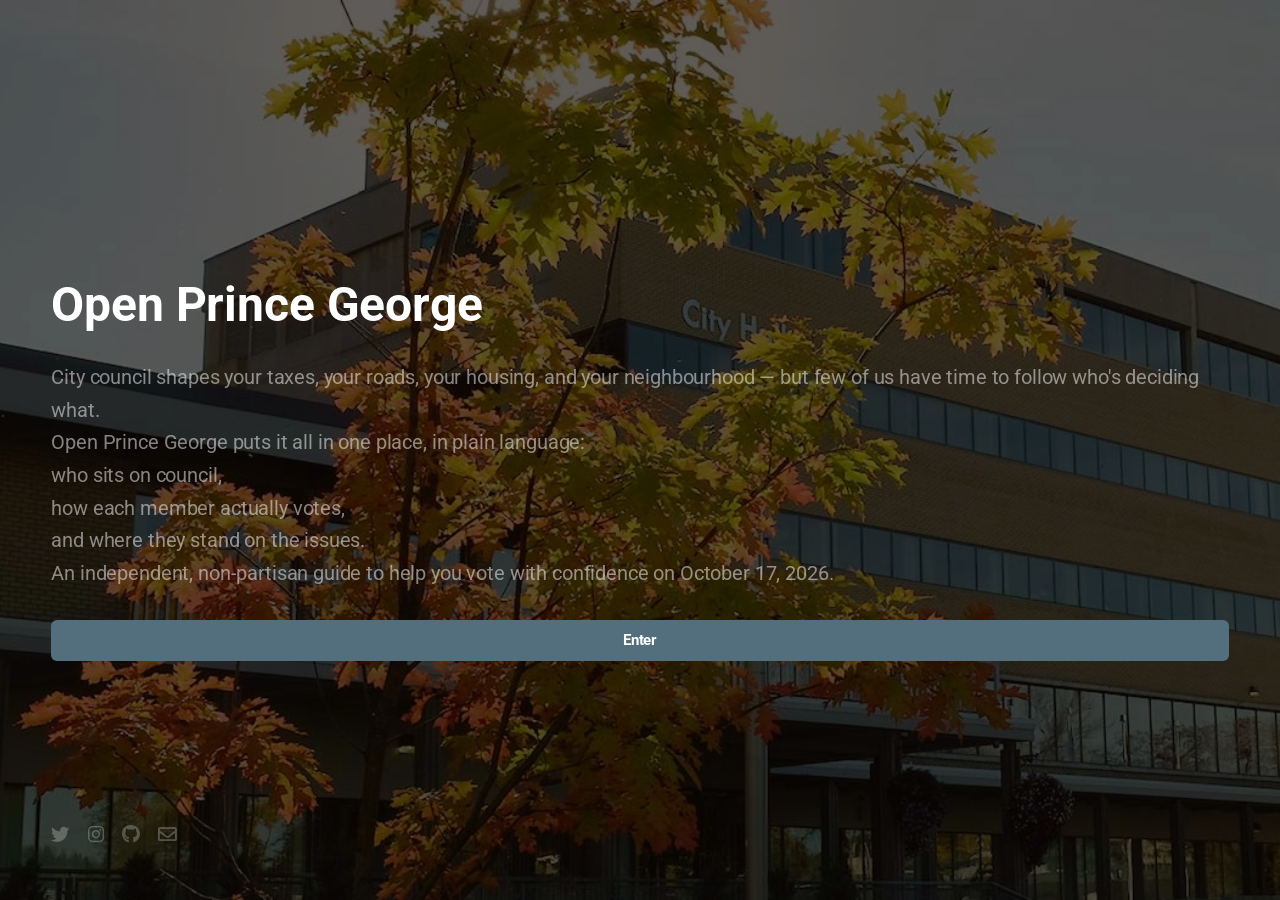
<file: index.html>
<!DOCTYPE HTML>
<html lang="en">
	<head>
		<meta charset="utf-8" />
		<title>Open Prince George</title>
		<meta http-equiv="refresh" content="0; url=home/index.html" />
		<link rel="canonical" href="home/index.html" />
		<script>window.location.replace("home/index.html");</script>
	</head>
	<body>
		<p>Redirecting to <a href="home/index.html">Open Prince George</a>&hellip;</p>
	</body>
</html>
</file>
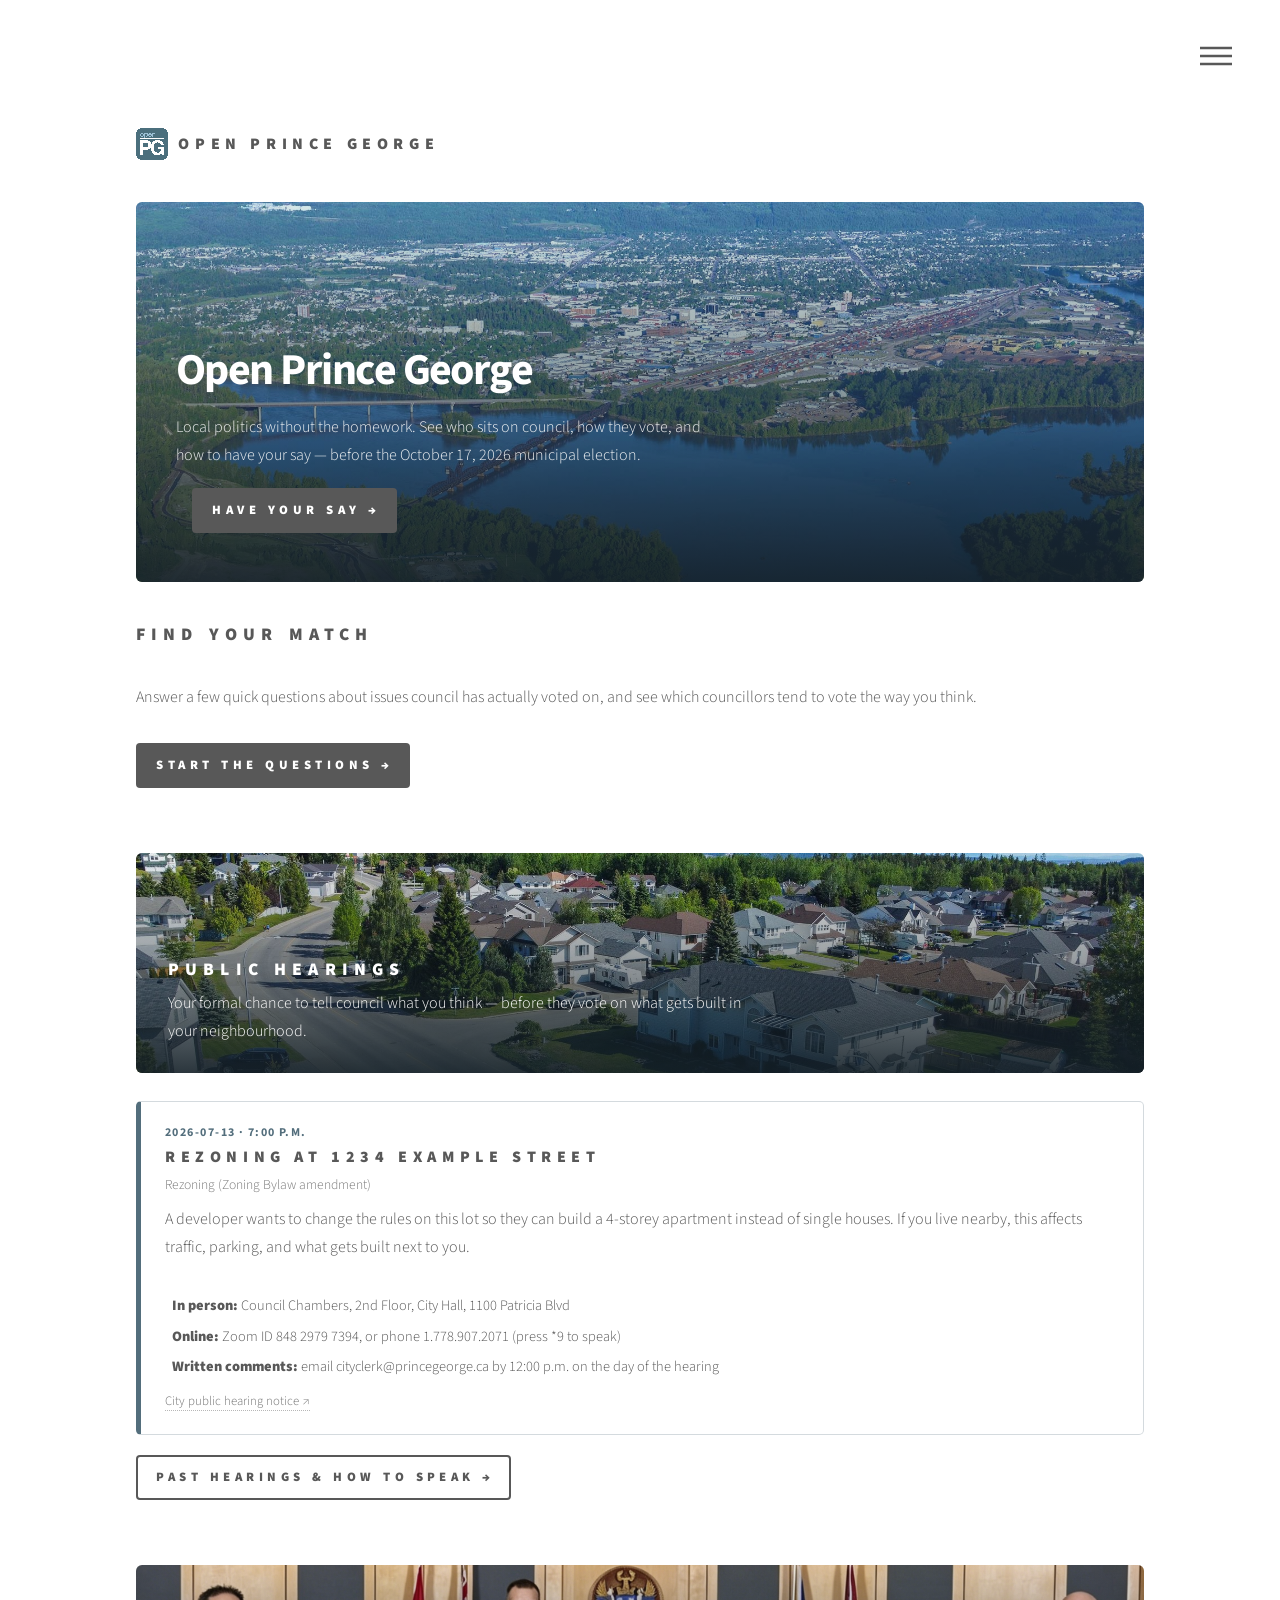
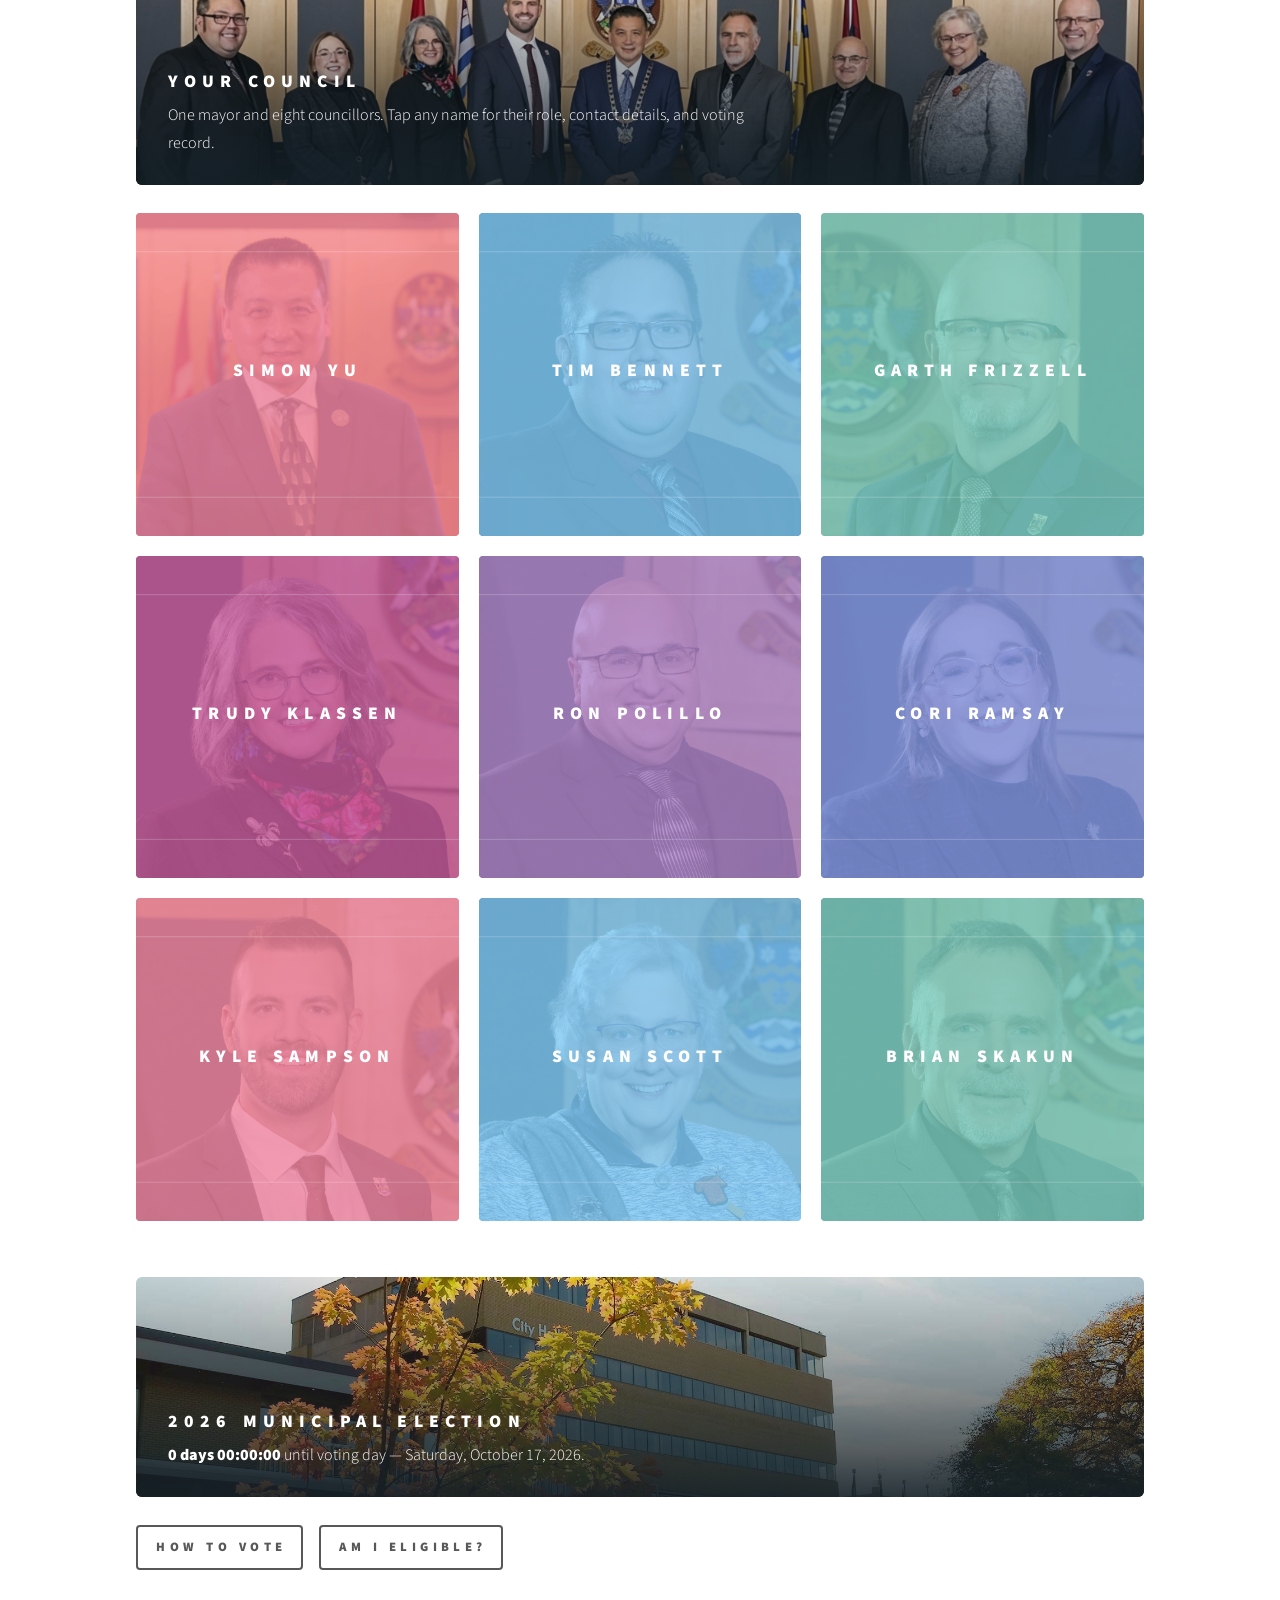
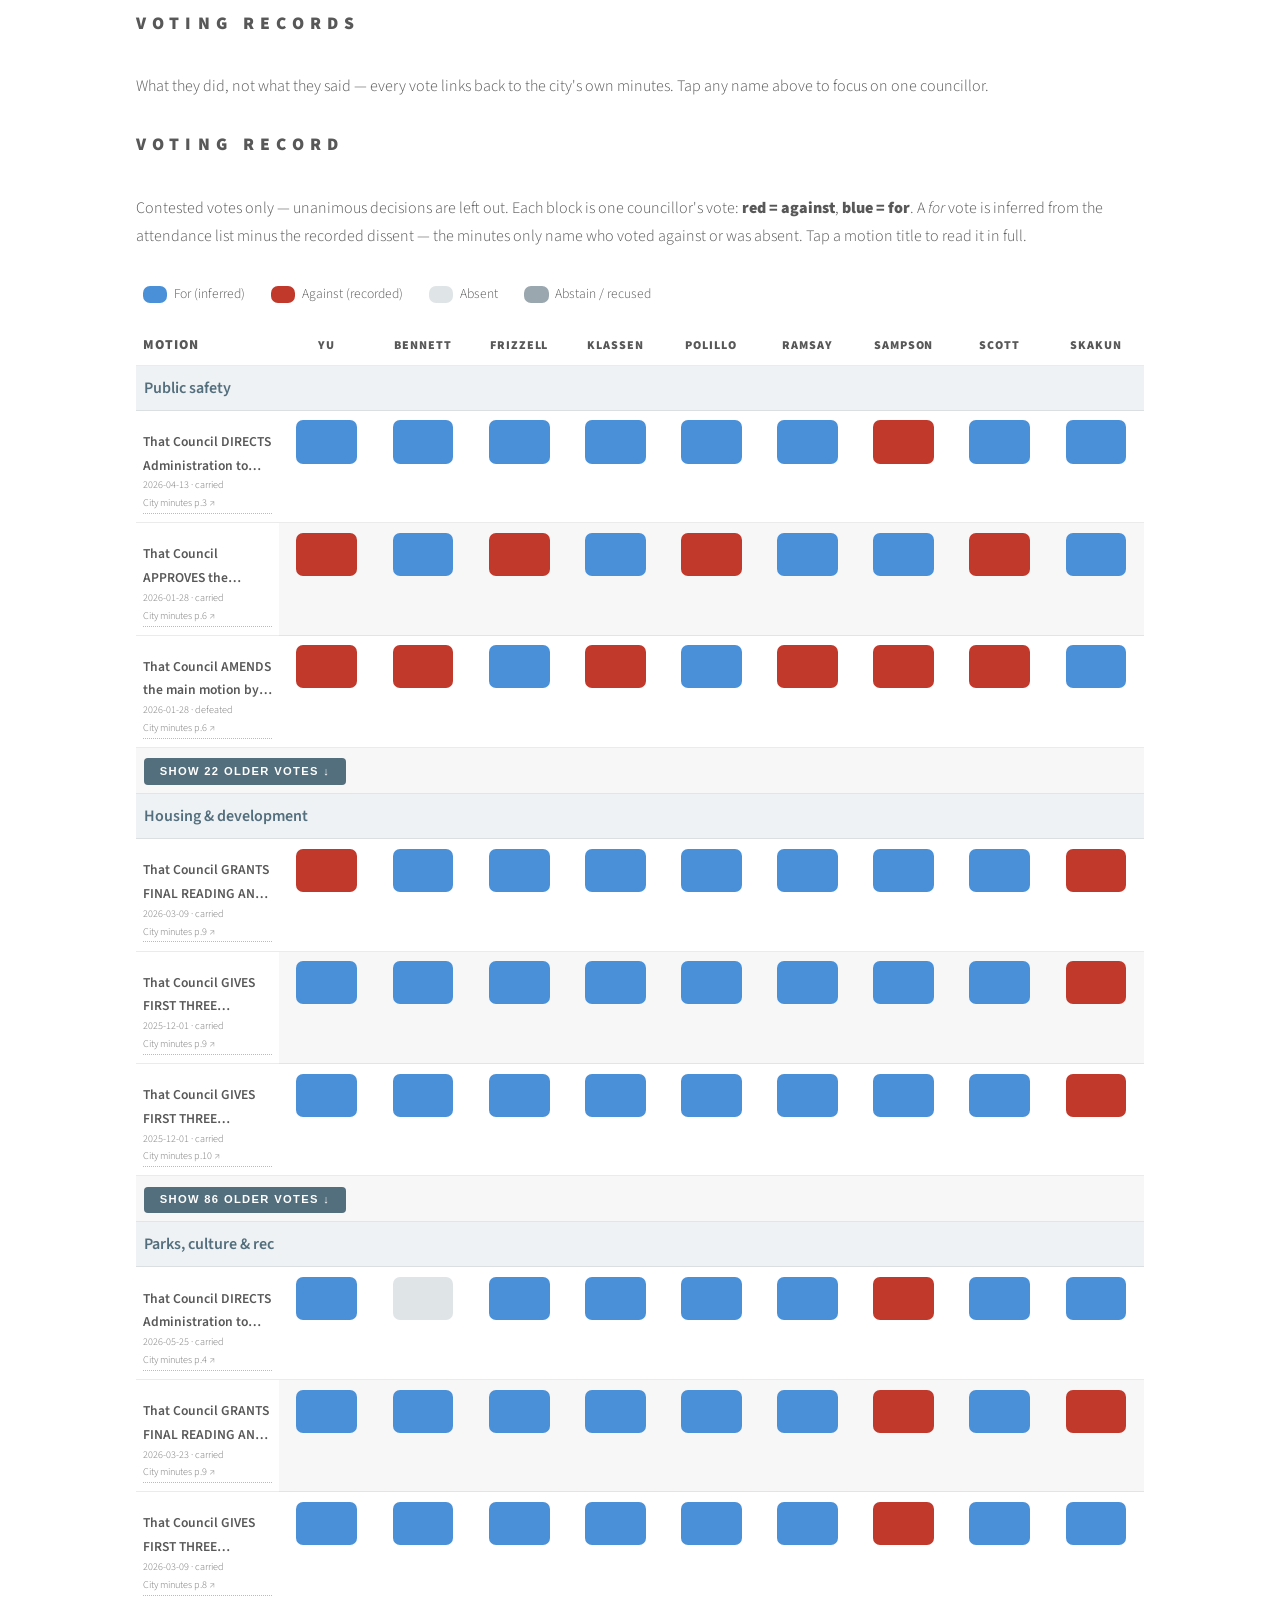
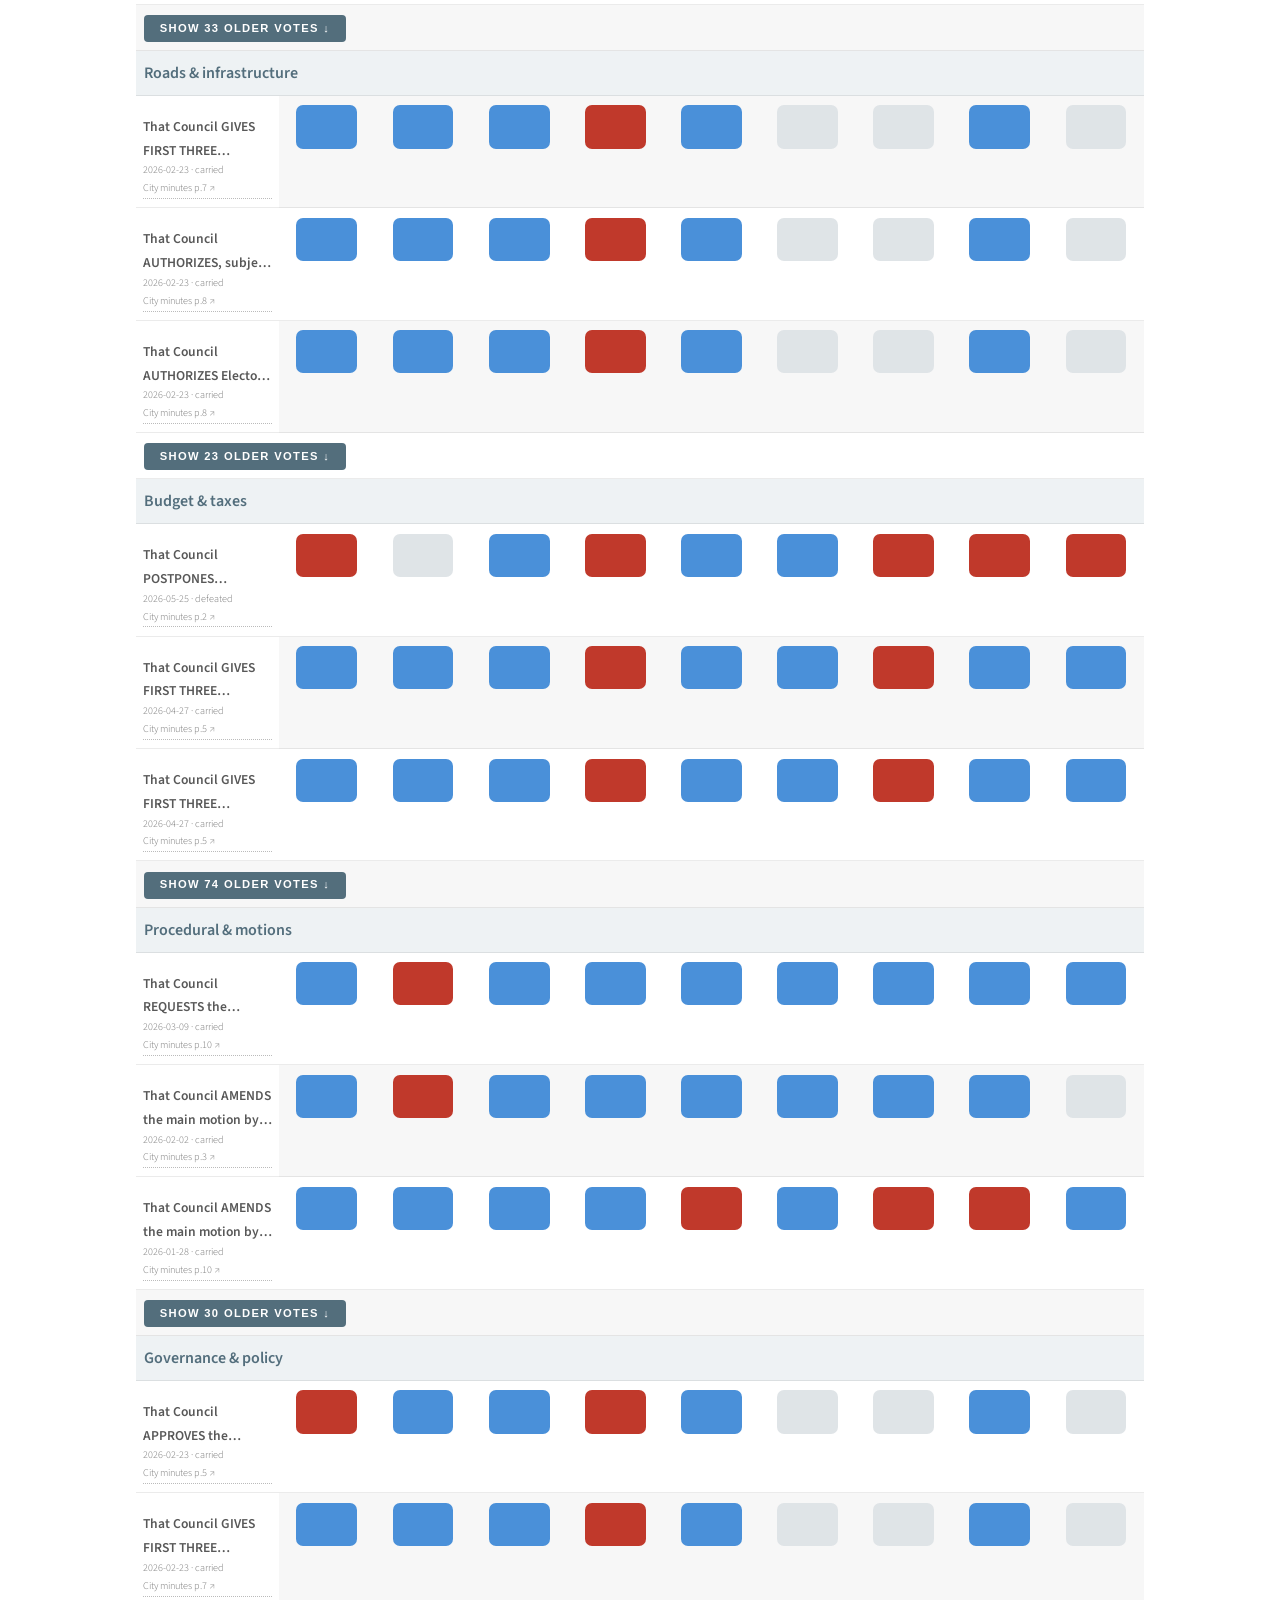
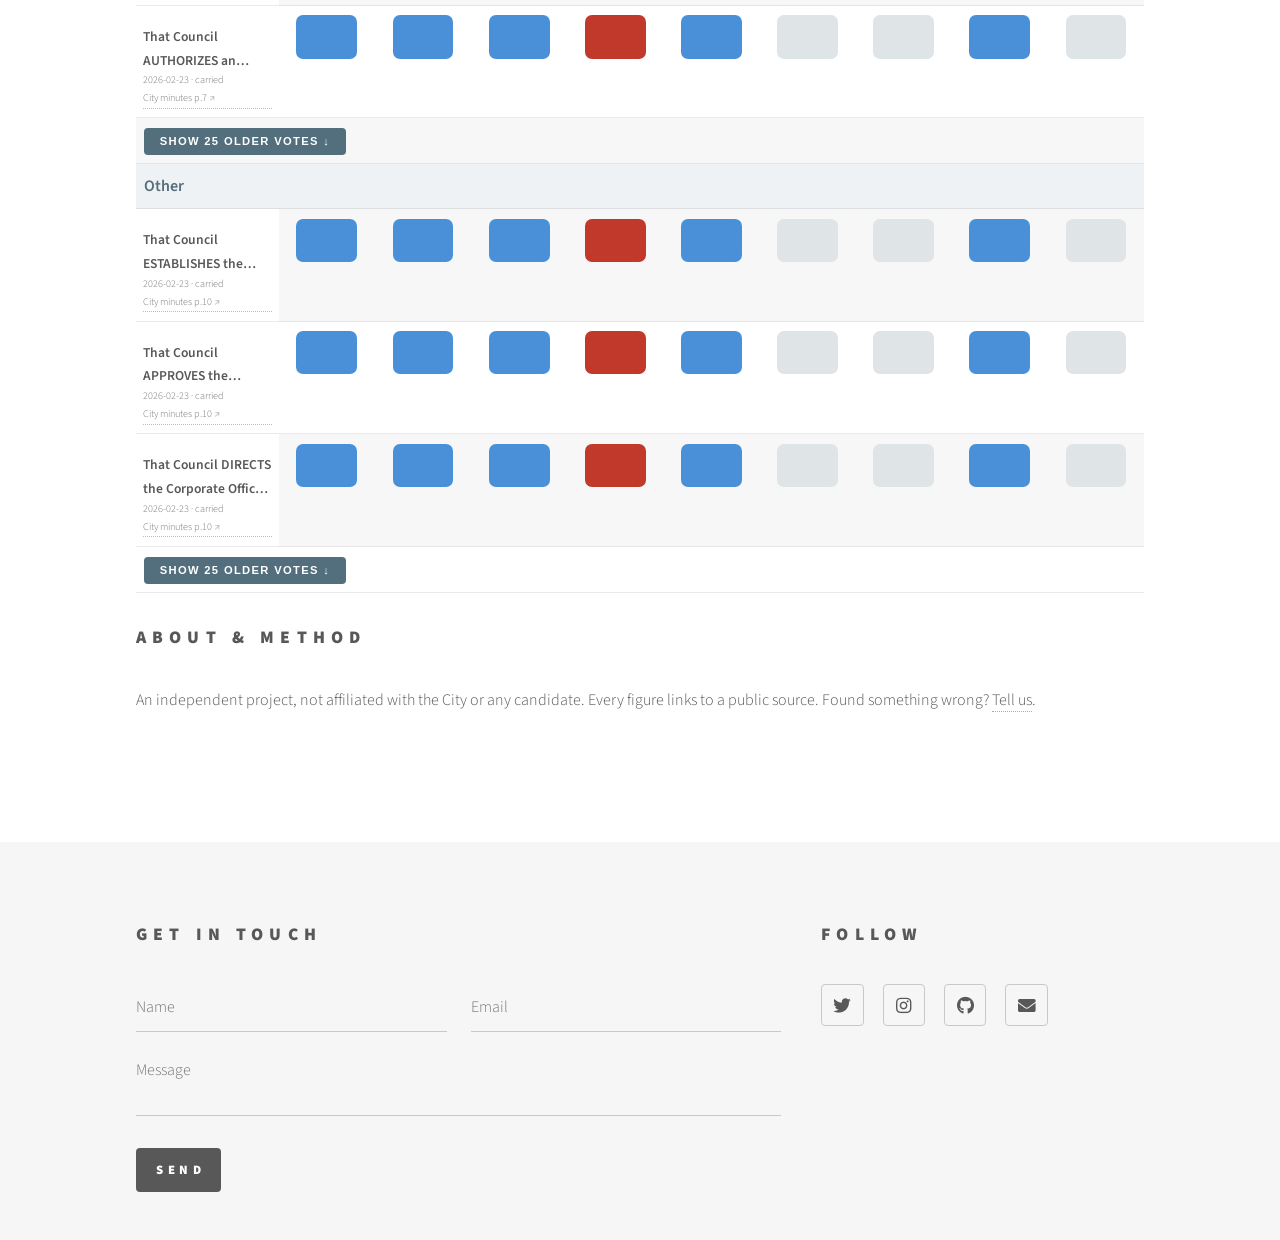
<file: community/index.html>
<!DOCTYPE HTML>
<!--
	Open Prince George — community page
	Built the same way as index.html: it imports assets/css/main.css and uses ONLY
	the template's own classes. No custom CSS.
	Drop this file next to index.html / generic.html / elements.html in your project
	so that assets/ and images/ resolve. It will look unstyled if opened on its own.
-->
<html>
	<head>
		<title>Open Prince George</title>
		<meta charset="utf-8" />
		<meta name="viewport" content="width=device-width, initial-scale=1, user-scalable=no" />
		<link rel="icon" type="image/svg+xml" href="images/logo.svg" />
		<link rel="stylesheet" href="assets/css/main.css" />
		<link rel="stylesheet" href="assets/css/councillor.css" />
		<noscript><link rel="stylesheet" href="assets/css/noscript.css" /></noscript>
	</head>
	<body class="is-preload">
		<!-- Wrapper -->
			<div id="wrapper">

				<!-- Header -->
					<header id="header">
						<div class="inner">

							<!-- Logo -->
								<a href="../home/index.html" class="logo">
									<span class="symbol"><img src="images/logo.svg" alt="" /></span><span class="title">Open Prince George</span>
								</a>

							<!-- Nav -->
								<nav>
									<ul>
										<li><a href="#menu">Menu</a></li>
									</ul>
								</nav>

						</div>
					</header>

				<!-- Menu -->
					<nav id="menu">
						<h2>Menu</h2>
						<ul>
							<li><a href="#hearings">Public hearings</a></li>
							<li><a href="#council">Your council</a></li>
							<li><a href="#election">2026 election</a></li>
							<li><a href="#records">Voting records</a></li>
							<li><a href="#match">Issue match</a></li>
							<li><a href="#about">About &amp; method</a></li>
						</ul>
					</nav>

				<!-- Main -->
					<div id="main">
						<div class="inner">

							<!-- Hero: aerial of Prince George with the headline overlaid.
							     Replaces the old button directory (navigation lives in the
							     right-hand menu). Image: images/bg03.jpg -->
							<section class="pg-hero">
								<div class="pg-hero-text">
									<h1>Open Prince George</h1>
									<p>Local politics without the homework. See who sits on council, how they vote, and how to have your say &mdash; before the October 17, 2026 municipal election.</p>
									<ul class="actions">
										<li><a href="#hearings" class="button primary">Have your say &rarr;</a></li>
									</ul>
								</div>
							</section>

							<!-- Issue match: sits right under the hero so a plain (image-free)
							     section separates the hero image from the first banner image. -->
							<section id="match">
								<h2>Find your match</h2>
								<p>Answer a few quick questions about issues council has actually voted on, and see which councillors tend to vote the way you think.</p>
								<ul class="actions">
									<li><a href="match.html" class="button primary">Start the questions &rarr;</a></li>
								</ul>
							</section>

							<!-- Public hearings: THE most important section, so it goes first.
							     Homepage shows only the banner + upcoming cards; the how-to-speak
							     guide and the past-hearings archive live on hearings.html. -->
							<section id="hearings">
								<a class="pg-banner hearings" href="hearings.html">
									<div class="pg-banner-text">
										<h2>Public hearings</h2>
										<p>Your formal chance to tell council what you think &mdash; before they vote on what gets built in your neighbourhood.</p>
									</div>
								</a>
								<div id="pg-hearings-upcoming"><p>Loading&hellip;</p></div>
								<ul class="actions">
									<li><a href="hearings.html" class="button">Past hearings &amp; how to speak &rarr;</a></li>
								</ul>
							</section>

							<!-- Council: banner + tiles (mayor + 8 councillors) -->
							<section id="council">
								<a class="pg-banner council" href="#council-tiles">
									<div class="pg-banner-text">
										<h2>Your council</h2>
										<p>One mayor and eight councillors. Tap any name for their role, contact details, and voting record.</p>
									</div>
								</a>
							</section>
							<section id="council-tiles" class="tiles">
								<article class="style1">
									<span class="image"><img src="images/simon_yu.jpg" alt="" /></span>
									<a href="councillor.html?id=simon_yu">
										<h2>Simon Yu</h2>
										<div class="content"><p>Mayor</p></div>
									</a>
								</article>
								<article class="style2">
									<span class="image"><img src="images/tim_bennet.jpg" alt="" /></span>
									<a href="councillor.html?id=tim_bennett">
										<h2>Tim Bennett</h2>
										<div class="content"><p>Councillor</p></div>
									</a>
								</article>
								<article class="style3">
									<span class="image"><img src="images/grath_frizzell.jpg" alt="" /></span>
									<a href="councillor.html?id=garth_frizzell">
										<h2>Garth Frizzell</h2>
										<div class="content"><p>Councillor</p></div>
									</a>
								</article>
								<article class="style4">
									<span class="image"><img src="images/trudy_klassen.jpg" alt="" /></span>
									<a href="councillor.html?id=trudy_klassen">
										<h2>Trudy Klassen</h2>
										<div class="content"><p>Councillor</p></div>
									</a>
								</article>
								<article class="style5">
									<span class="image"><img src="images/ron_polillo.jpg" alt="" /></span>
									<a href="councillor.html?id=ron_polillo">
										<h2>Ron Polillo</h2>
										<div class="content"><p>Councillor</p></div>
									</a>
								</article>
								<article class="style6">
									<span class="image"><img src="images/cori_ramsay.jpg" alt="" /></span>
									<a href="councillor.html?id=cori_ramsay">
										<h2>Cori Ramsay</h2>
										<div class="content"><p>Councillor</p></div>
									</a>
								</article>
								<article class="style1">
									<span class="image"><img src="images/kyle_sampson.jpg" alt="" /></span>
									<a href="councillor.html?id=kyle_sampson">
										<h2>Kyle Sampson</h2>
										<div class="content"><p>Councillor</p></div>
									</a>
								</article>
								<article class="style2">
									<span class="image"><img src="images/susan_scott.jpg" alt="" /></span>
									<a href="councillor.html?id=susan_scott">
										<h2>Susan Scott</h2>
										<div class="content"><p>Councillor</p></div>
									</a>
								</article>
								<article class="style3">
									<span class="image"><img src="images/brian_skakun.jpg" alt="" /></span>
									<a href="councillor.html?id=brian_skakun">
										<h2>Brian Skakun</h2>
										<div class="content"><p>Councillor</p></div>
									</a>
								</article>
							</section>

							<!-- Election -->
							<section id="election">
								<a class="pg-banner election" href="vote.html">
									<div class="pg-banner-text">
										<h2>2026 municipal election</h2>
										<p><strong id="pg-countdown">Loading&hellip;</strong> until voting day &mdash; Saturday, October 17, 2026.</p>
									</div>
								</a>
								<ul class="actions">
									<li><a href="vote.html" class="button">How to vote</a></li>
									<li><a href="vote.html#can-i-vote" class="button">Am I eligible?</a></li>
								</ul>
							</section>

							<!-- Voting records -->
							<section id="records">
								<h2>Voting records</h2>
								<p>What they did, not what they said &mdash; every vote links back to the city's own minutes. Tap any name above to focus on one councillor.</p>
								<div id="pg-placeholder" class="is-hidden"></div>
								<div id="pg-overview-matrix"></div>
							</section>

							<!-- About & method -->
							<section id="about">
								<h2>About &amp; method</h2>
								<p>An independent project, not affiliated with the City or any candidate. Every figure links to a public source. Found something wrong? <a href="#">Tell us</a>.</p>
							</section>

						</div>
					</div>

				<!-- Footer -->
					<footer id="footer">
						<div class="inner">
							<section>
								<h2>Get in touch</h2>
								<form method="post" action="#">
									<div class="fields">
										<div class="field half">
											<input type="text" name="name" id="name" placeholder="Name" />
										</div>
										<div class="field half">
											<input type="email" name="email" id="email" placeholder="Email" />
										</div>
										<div class="field">
											<textarea name="message" id="message" placeholder="Message"></textarea>
										</div>
									</div>
									<ul class="actions">
										<li><input type="submit" value="Send" class="primary" /></li>
									</ul>
								</form>
							</section>
							<section>
								<h2>Follow</h2>
								<ul class="icons">
									<li><a href="#" class="icon brands style2 fa-twitter"><span class="label">Twitter</span></a></li>
									<li><a href="#" class="icon brands style2 fa-instagram"><span class="label">Instagram</span></a></li>
									<li><a href="#" class="icon brands style2 fa-github"><span class="label">GitHub</span></a></li>
									<li><a href="#" class="icon solid style2 fa-envelope"><span class="label">Email</span></a></li>
								</ul>
							</section>
						</div>
					</footer>

			</div>

		<!-- Scripts -->
			<script src="assets/js/jquery.min.js"></script>
			<script src="assets/js/browser.min.js"></script>
			<script src="assets/js/breakpoints.min.js"></script>
			<script src="assets/js/util.js"></script>
			<script src="assets/js/main.js"></script>
			<script src="assets/js/councillor.js"></script>
			<script src="assets/js/hearings.js"></script>

		<!-- Countdown: only updates text, adds no styling -->
			<script>
				(function () {
					var el = document.getElementById('pg-countdown');
					if (!el) return;
					var target = Date.UTC(2026, 9, 17, 7, 0, 0); // Oct 17, 2026, 00:00 Pacific
					function pad(n){ return String(n).length < 2 ? '0' + n : n; }
					function tick() {
						var ms = target - Date.now(); if (ms < 0) ms = 0;
						var s = Math.floor(ms / 1000);
						var d = Math.floor(s / 86400);
						var h = Math.floor((s % 86400) / 3600);
						var m = Math.floor((s % 3600) / 60);
						el.textContent = d + ' days ' + pad(h) + ':' + pad(m) + ':' + pad(s % 60);
					}
					tick();
					setInterval(tick, 1000);
				})();
			</script>

	</body>
</html>
</file>
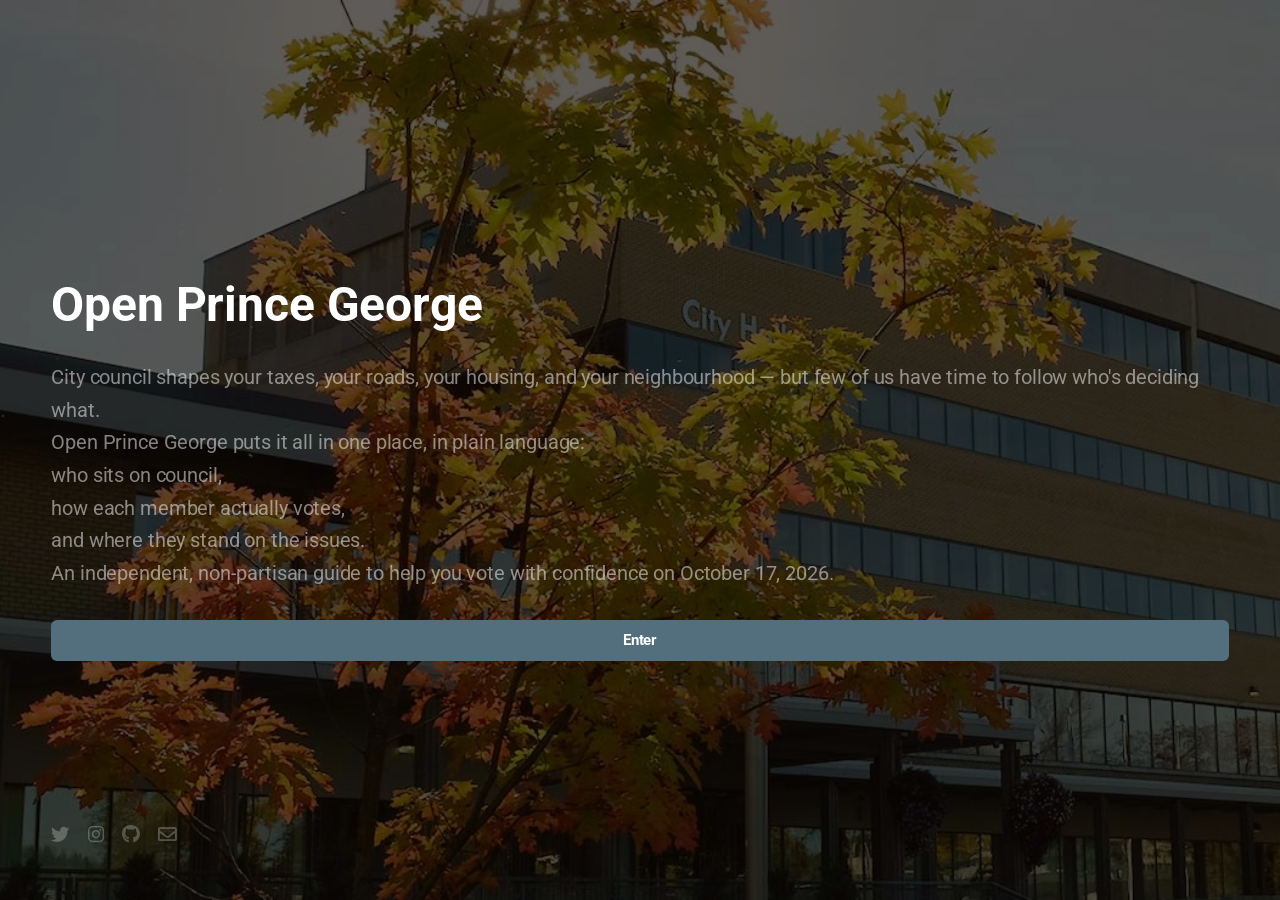
<file: home/index.html>
<!DOCTYPE HTML>
<!--
	Open Prince George — portal / first page
-->
<html>
	<head>
		<title>Open Prince George</title>
		<meta charset="utf-8" />
		<meta name="viewport" content="width=device-width, initial-scale=1, user-scalable=no" />
		<link rel="icon" type="image/svg+xml" href="../community/images/logo.svg" />
		<link rel="stylesheet" href="assets/css/main.css" />
	</head>
	<body class="is-preload">

		<!-- Header -->
			<header id="header">
				<h1>Open Prince George </h1>
				<p>City council shapes your taxes, your roads, your housing, and your neighbourhood 
					— but few of us have time to follow who's deciding what.<br>
					Open Prince George puts it all in one place, in plain language: <br>
					who sits on council,<br>  how each member actually votes,<br>  and where they stand on the issues.<br>  
					An independent, non-partisan guide to help you vote with confidence on October 17, 2026.</p>
			</header>

		<!-- Enter button -> community page -->
			<a href="../community/index.html" class="button">Enter</a>

		<!-- Footer -->
			<footer id="footer">
				<ul class="icons">
					<li><a href="#" class="icon brands fa-twitter"><span class="label">Twitter</span></a></li>
					<li><a href="#" class="icon brands fa-instagram"><span class="label">Instagram</span></a></li>
					<li><a href="#" class="icon brands fa-github"><span class="label">GitHub</span></a></li>
					<li><a href="#" class="icon fa-envelope"><span class="label">Email</span></a></li>
				</ul>
			</footer>

		<!-- Scripts -->
			<script src="assets/js/main.js"></script>

	</body>
</html>
</file>
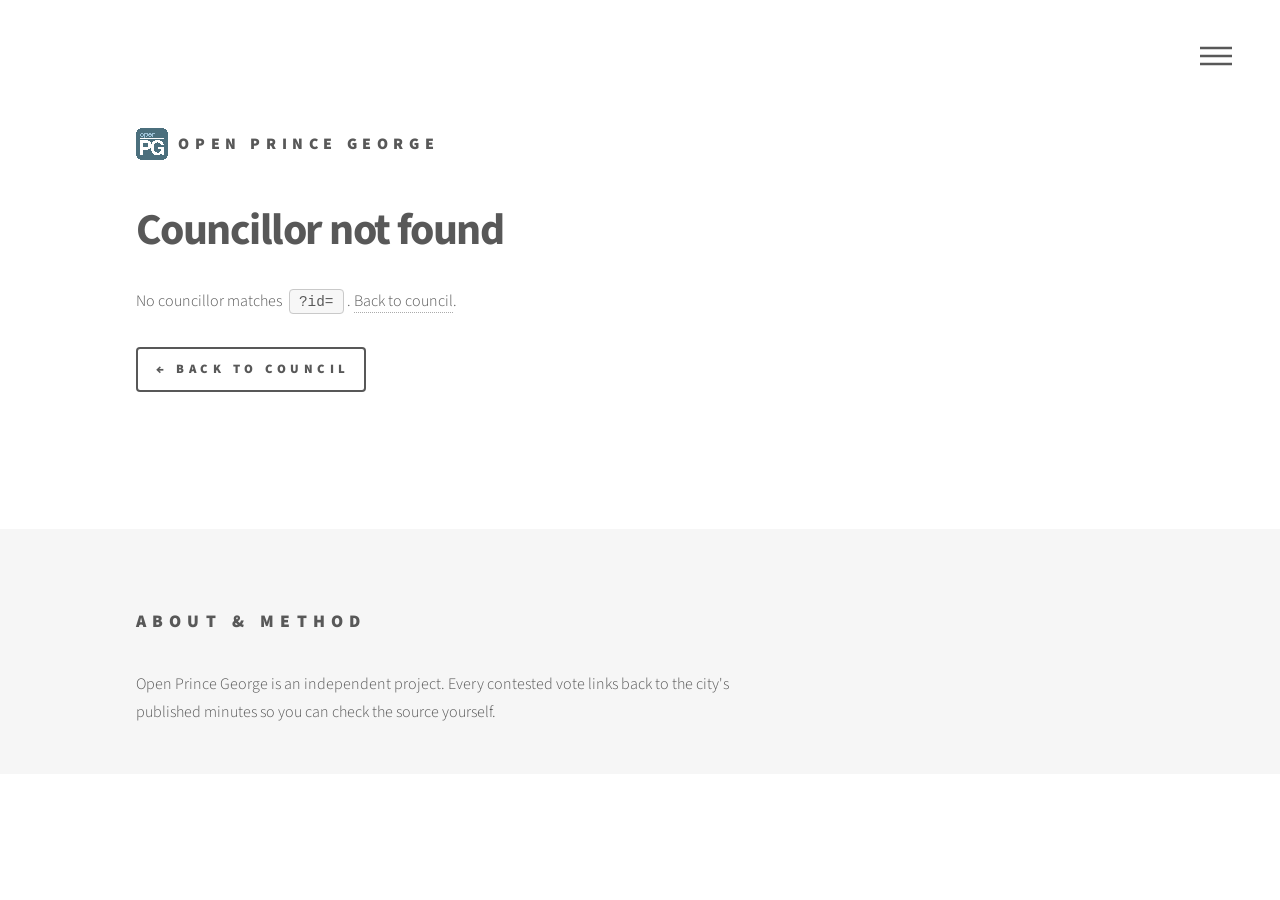
<file: community/councillor.html>
<!DOCTYPE HTML>
<!--
	Open Prince George — single councillor page.
	One page serves all 9 people: it reads ?id=<councillor-id> and renders from
	data/councillors.json + data/votes.json. No per-person HTML files.
	Reuses the Phantom template (assets/css/main.css); councillor.css adds only
	the vote-matrix rules the template never had. Must be served over http(s)
	(not file://) so the JSON can load.
-->
<html>
	<head>
		<title>Councillor — Open Prince George</title>
		<meta charset="utf-8" />
		<meta name="viewport" content="width=device-width, initial-scale=1, user-scalable=no" />
		<link rel="icon" type="image/svg+xml" href="images/logo.svg" />
		<link rel="stylesheet" href="assets/css/main.css" />
		<link rel="stylesheet" href="assets/css/councillor.css" />
		<noscript><link rel="stylesheet" href="assets/css/noscript.css" /></noscript>
	</head>
	<body class="is-preload">
		<div id="wrapper">

			<!-- Header -->
				<header id="header">
					<div class="inner">
						<a href="index.html" class="logo">
							<span class="symbol"><img src="images/logo.svg" alt="" /></span><span class="title">Open Prince George</span>
						</a>
						<nav>
							<ul>
								<li><a href="#menu">Menu</a></li>
							</ul>
						</nav>
					</div>
				</header>

			<!-- Menu -->
				<nav id="menu">
					<h2>Menu</h2>
					<ul>
						<li><a href="index.html">Home</a></li>
						<li><a href="index.html#council">Your council</a></li>
						<li><a href="index.html#records">Voting records</a></li>
						<li><a href="index.html#about">About &amp; method</a></li>
					</ul>
				</nav>

			<!-- Main -->
				<div id="main">
					<div class="inner">

						<div id="pg-placeholder" style="display:none"></div>

						<!-- (1) header: photo + name + role -->
						<section id="pg-header"><header><h1>Loading&hellip;</h1></header></section>

						<!-- (2) election bar chart -->
						<section id="pg-bars"></section>

						<!-- (3) vote matrix -->
						<section id="pg-matrix"></section>

						<ul class="actions">
							<li><a href="index.html#council" class="button">&larr; Back to council</a></li>
						</ul>

					</div>
				</div>

			<!-- Footer -->
				<footer id="footer">
					<div class="inner">
						<section>
							<h2>About &amp; method</h2>
							<p>Open Prince George is an independent project. Every contested vote links back to the city's published minutes so you can check the source yourself.</p>
						</section>
					</div>
				</footer>

		</div>

		<!-- Scripts -->
			<script src="assets/js/jquery.min.js"></script>
			<script src="assets/js/browser.min.js"></script>
			<script src="assets/js/breakpoints.min.js"></script>
			<script src="assets/js/util.js"></script>
			<script src="assets/js/main.js"></script>
			<script src="assets/js/councillor.js"></script>

	</body>
</html>
</file>
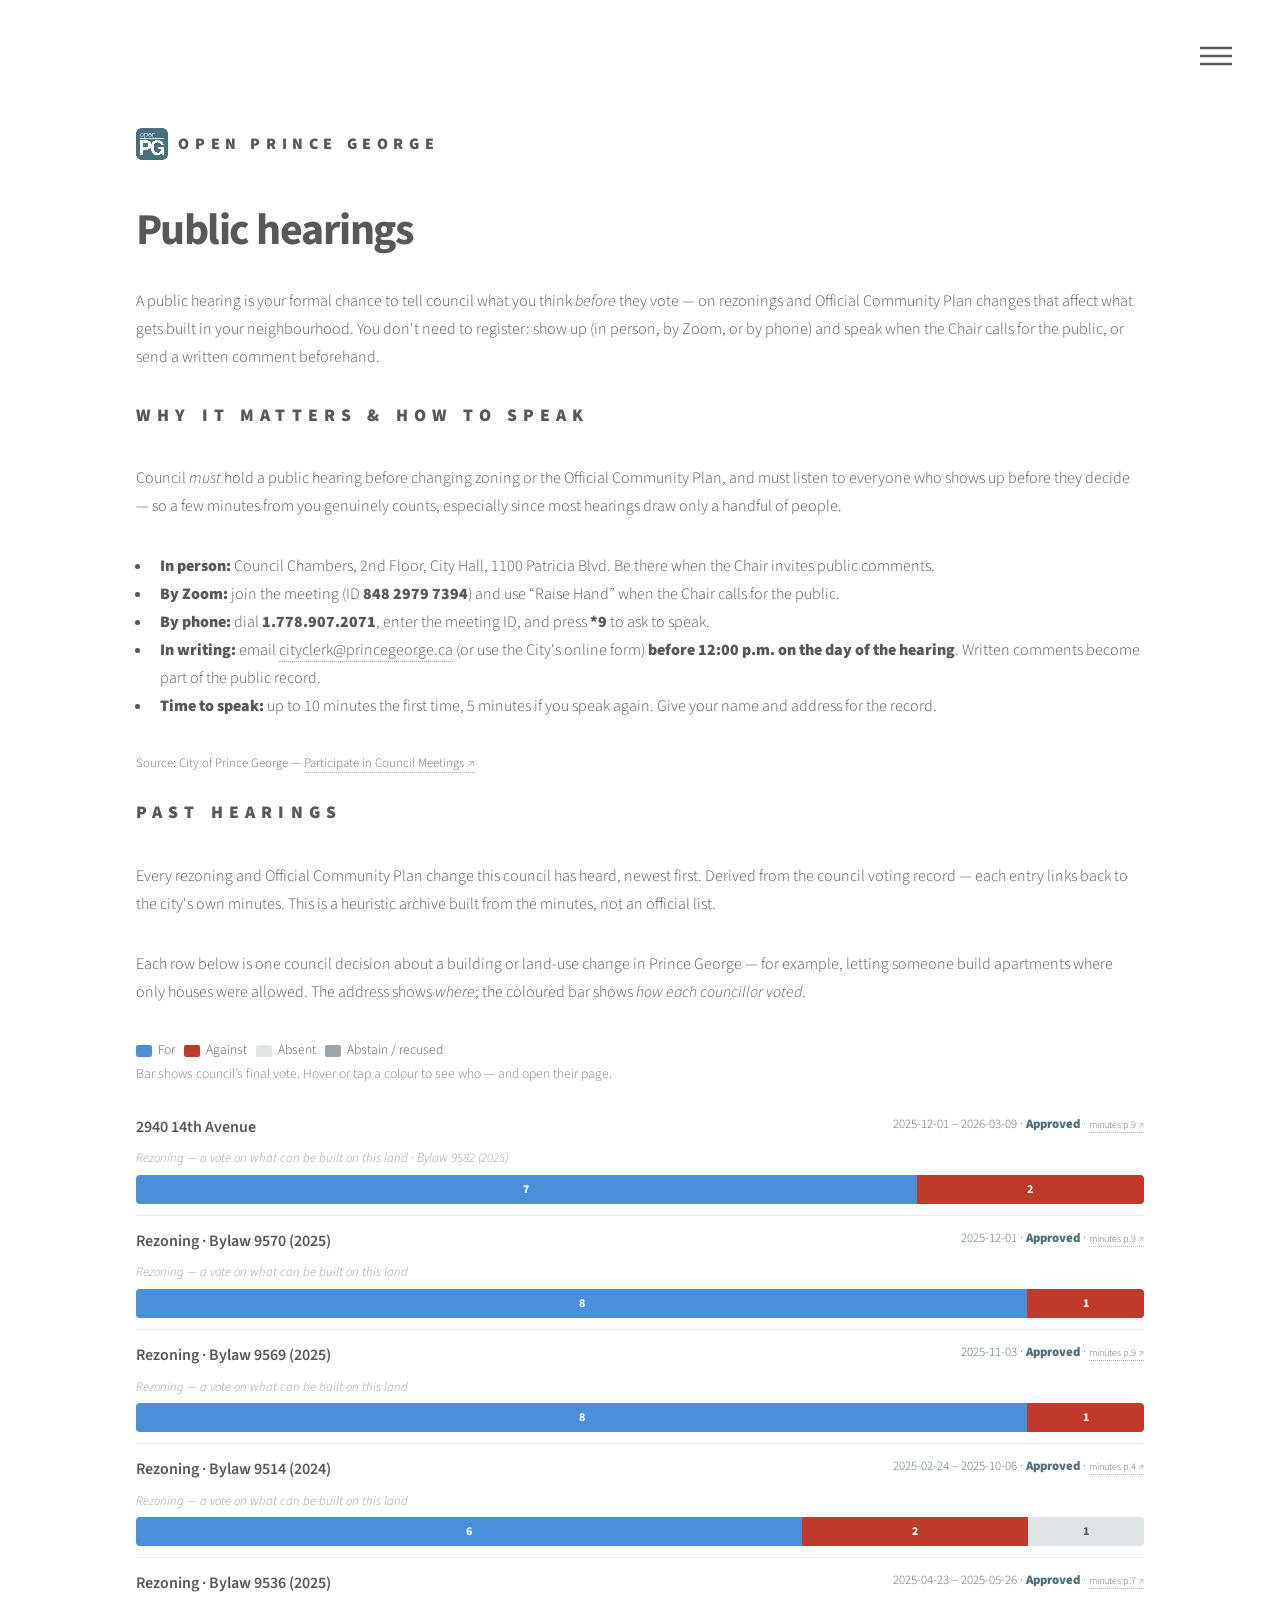
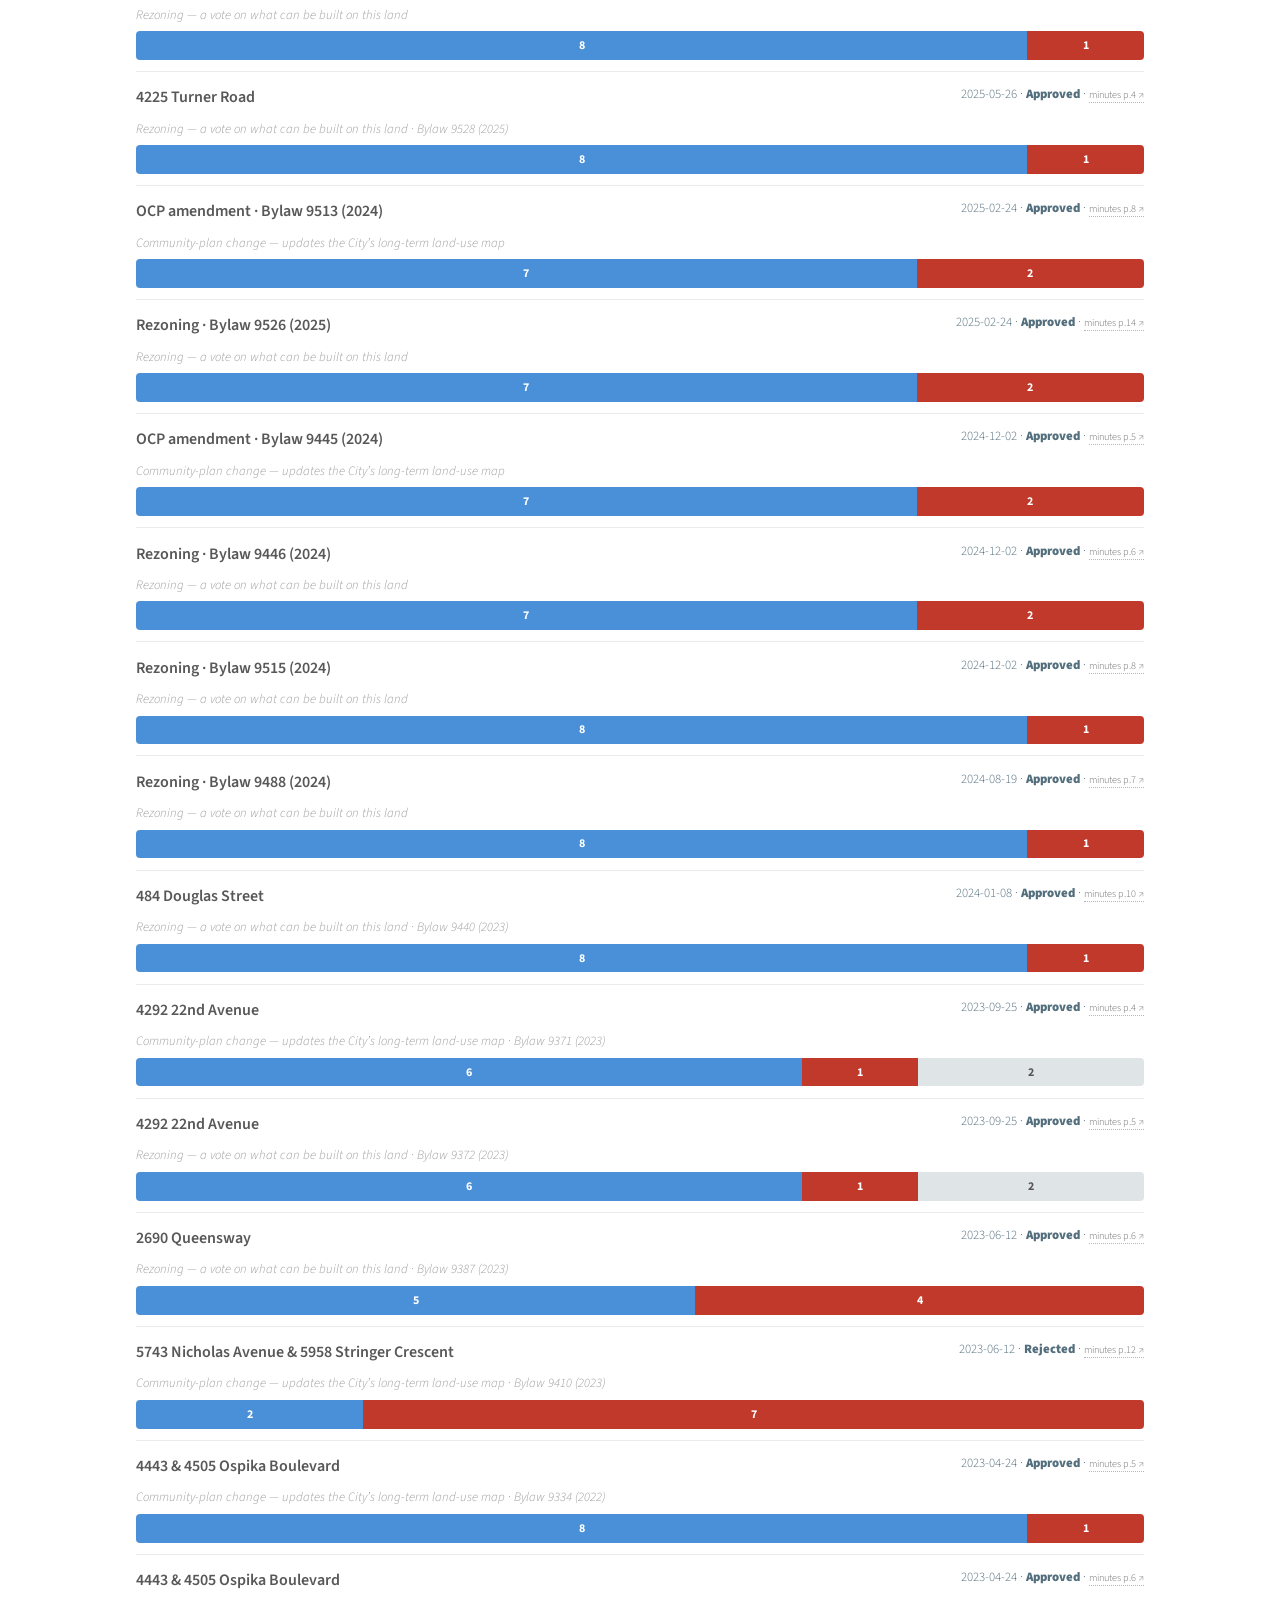
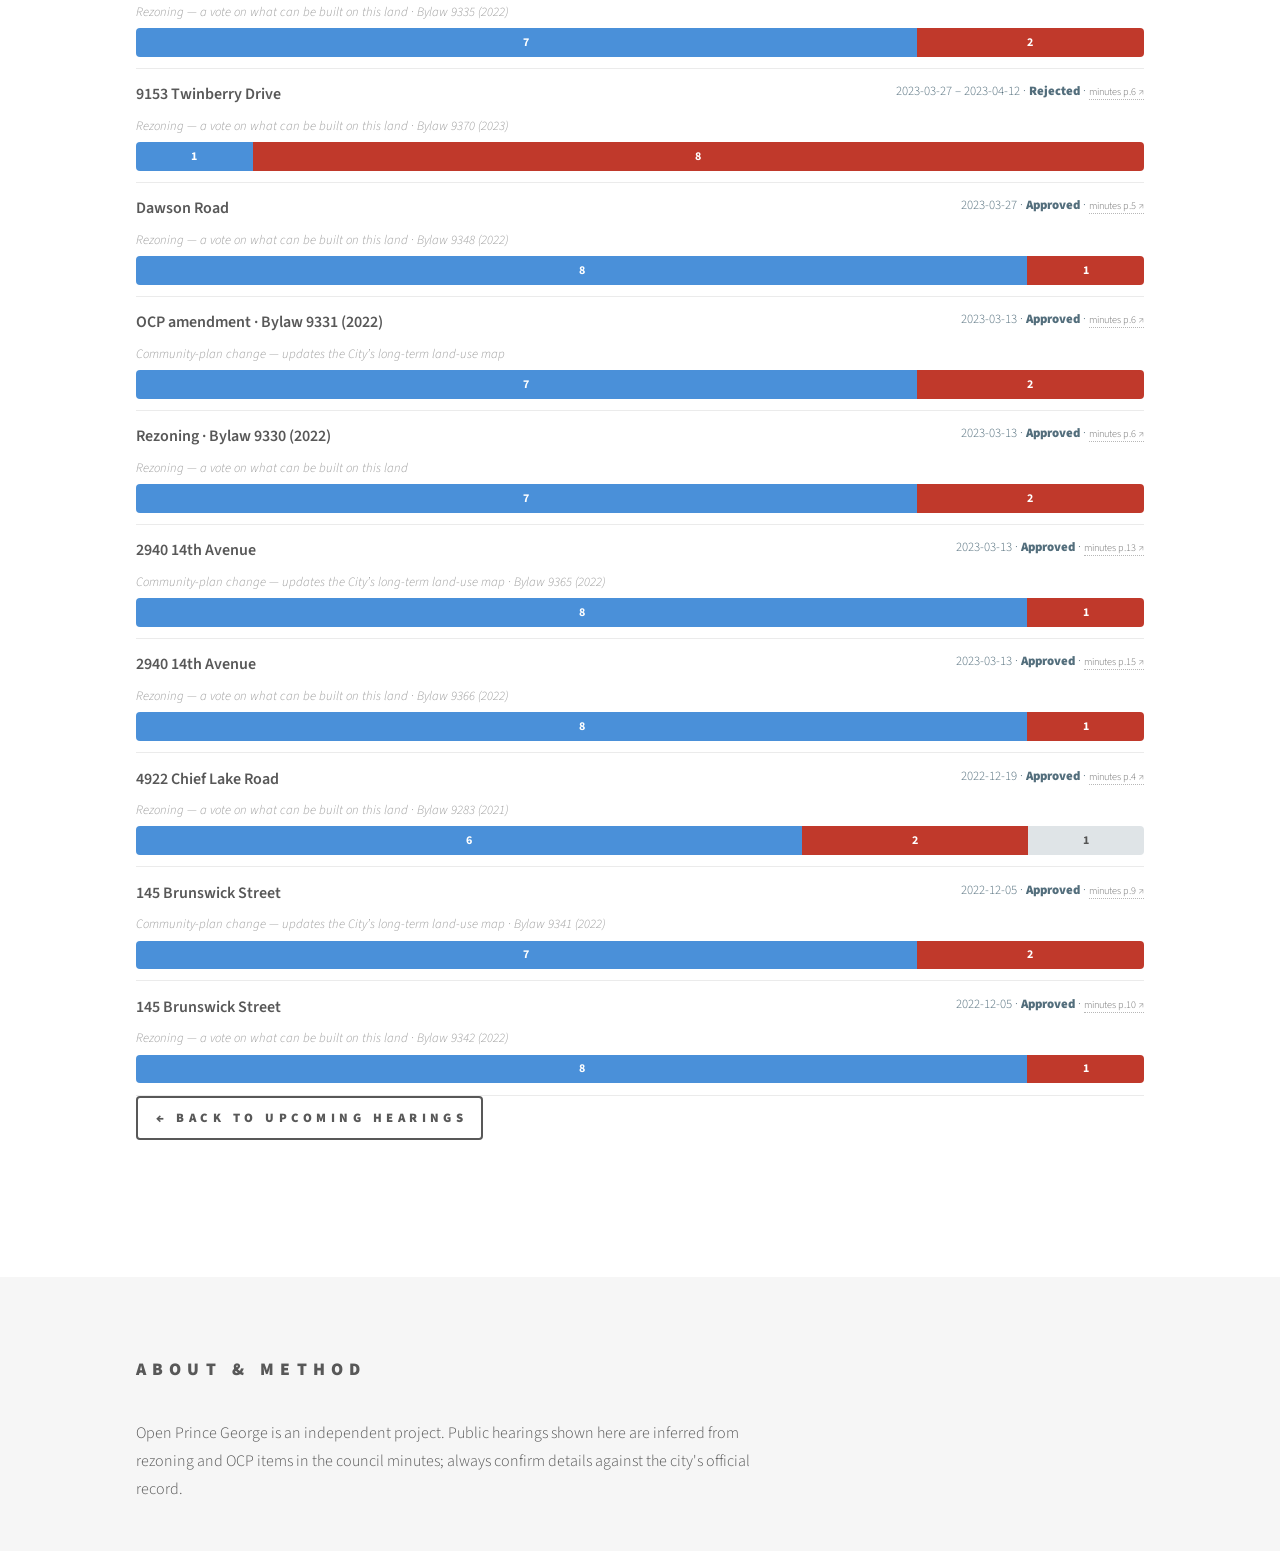
<file: community/hearings.html>
<!DOCTYPE HTML>
<!--
	Open Prince George — past public hearings archive.
	The full list of rezoning / OCP hearings this council has heard, derived from
	the voting record (data/votes.json) by assets/js/hearings.js. Must be served
	over http(s) so the JSON can load.
-->
<html>
	<head>
		<title>Past public hearings — Open Prince George</title>
		<meta charset="utf-8" />
		<meta name="viewport" content="width=device-width, initial-scale=1, user-scalable=no" />
		<link rel="icon" type="image/svg+xml" href="images/logo.svg" />
		<link rel="stylesheet" href="assets/css/main.css" />
		<link rel="stylesheet" href="assets/css/councillor.css" />
		<noscript><link rel="stylesheet" href="assets/css/noscript.css" /></noscript>
	</head>
	<body class="is-preload">
		<div id="wrapper">

			<!-- Header -->
				<header id="header">
					<div class="inner">
						<a href="index.html" class="logo">
							<span class="symbol"><img src="images/logo.svg" alt="" /></span><span class="title">Open Prince George</span>
						</a>
						<nav>
							<ul>
								<li><a href="#menu">Menu</a></li>
							</ul>
						</nav>
					</div>
				</header>

			<!-- Menu -->
				<nav id="menu">
					<h2>Menu</h2>
					<ul>
						<li><a href="index.html">Home</a></li>
						<li><a href="index.html#hearings">Upcoming hearings</a></li>
						<li><a href="index.html#records">Voting records</a></li>
						<li><a href="index.html#about">About &amp; method</a></li>
					</ul>
				</nav>

			<!-- Main -->
				<div id="main">
					<div class="inner">

						<header>
							<h1>Public hearings</h1>
							<p>A public hearing is your formal chance to tell council what you think <em>before</em> they vote &mdash; on rezonings and Official Community Plan changes that affect what gets built in your neighbourhood. You don't need to register: show up (in person, by Zoom, or by phone) and speak when the Chair calls for the public, or send a written comment beforehand.</p>
						</header>

						<h2>Why it matters &amp; how to speak</h2>
						<p>Council <em>must</em> hold a public hearing before changing zoning or the Official Community Plan, and must listen to everyone who shows up before they decide &mdash; so a few minutes from you genuinely counts, especially since most hearings draw only a handful of people.</p>
						<ul>
							<li><strong>In person:</strong> Council Chambers, 2nd Floor, City Hall, 1100 Patricia Blvd. Be there when the Chair invites public comments.</li>
							<li><strong>By Zoom:</strong> join the meeting (ID <strong>848 2979 7394</strong>) and use &ldquo;Raise Hand&rdquo; when the Chair calls for the public.</li>
							<li><strong>By phone:</strong> dial <strong>1.778.907.2071</strong>, enter the meeting ID, and press <strong>*9</strong> to ask to speak.</li>
							<li><strong>In writing:</strong> email <a href="mailto:cityclerk@princegeorge.ca">cityclerk@princegeorge.ca</a> (or use the City's online form) <strong>before 12:00&nbsp;p.m. on the day of the hearing</strong>. Written comments become part of the public record.</li>
							<li><strong>Time to speak:</strong> up to 10 minutes the first time, 5 minutes if you speak again. Give your name and address for the record.</li>
						</ul>
						<p class="pg-src">Source: City of Prince George &mdash; <a href="https://www.princegeorge.ca/city-hall/mayor-council/participate-council-meetings" target="_blank" rel="noopener">Participate in Council Meetings ↗</a></p>

						<h2>Past hearings</h2>
						<p>Every rezoning and Official Community Plan change this council has heard, newest first. Derived from the council voting record &mdash; each entry links back to the city's own minutes. This is a heuristic archive built from the minutes, not an official list.</p>

						<div id="pg-hearings-archive"><p>Loading&hellip;</p></div>

						<ul class="actions">
							<li><a href="index.html#hearings" class="button">&larr; Back to upcoming hearings</a></li>
						</ul>

					</div>
				</div>

			<!-- Footer -->
				<footer id="footer">
					<div class="inner">
						<section>
							<h2>About &amp; method</h2>
							<p>Open Prince George is an independent project. Public hearings shown here are inferred from rezoning and OCP items in the council minutes; always confirm details against the city's official record.</p>
						</section>
					</div>
				</footer>

		</div>

		<!-- Scripts -->
			<script src="assets/js/jquery.min.js"></script>
			<script src="assets/js/browser.min.js"></script>
			<script src="assets/js/breakpoints.min.js"></script>
			<script src="assets/js/util.js"></script>
			<script src="assets/js/main.js"></script>
			<script src="assets/js/hearings.js"></script>

	</body>
</html>
</file>
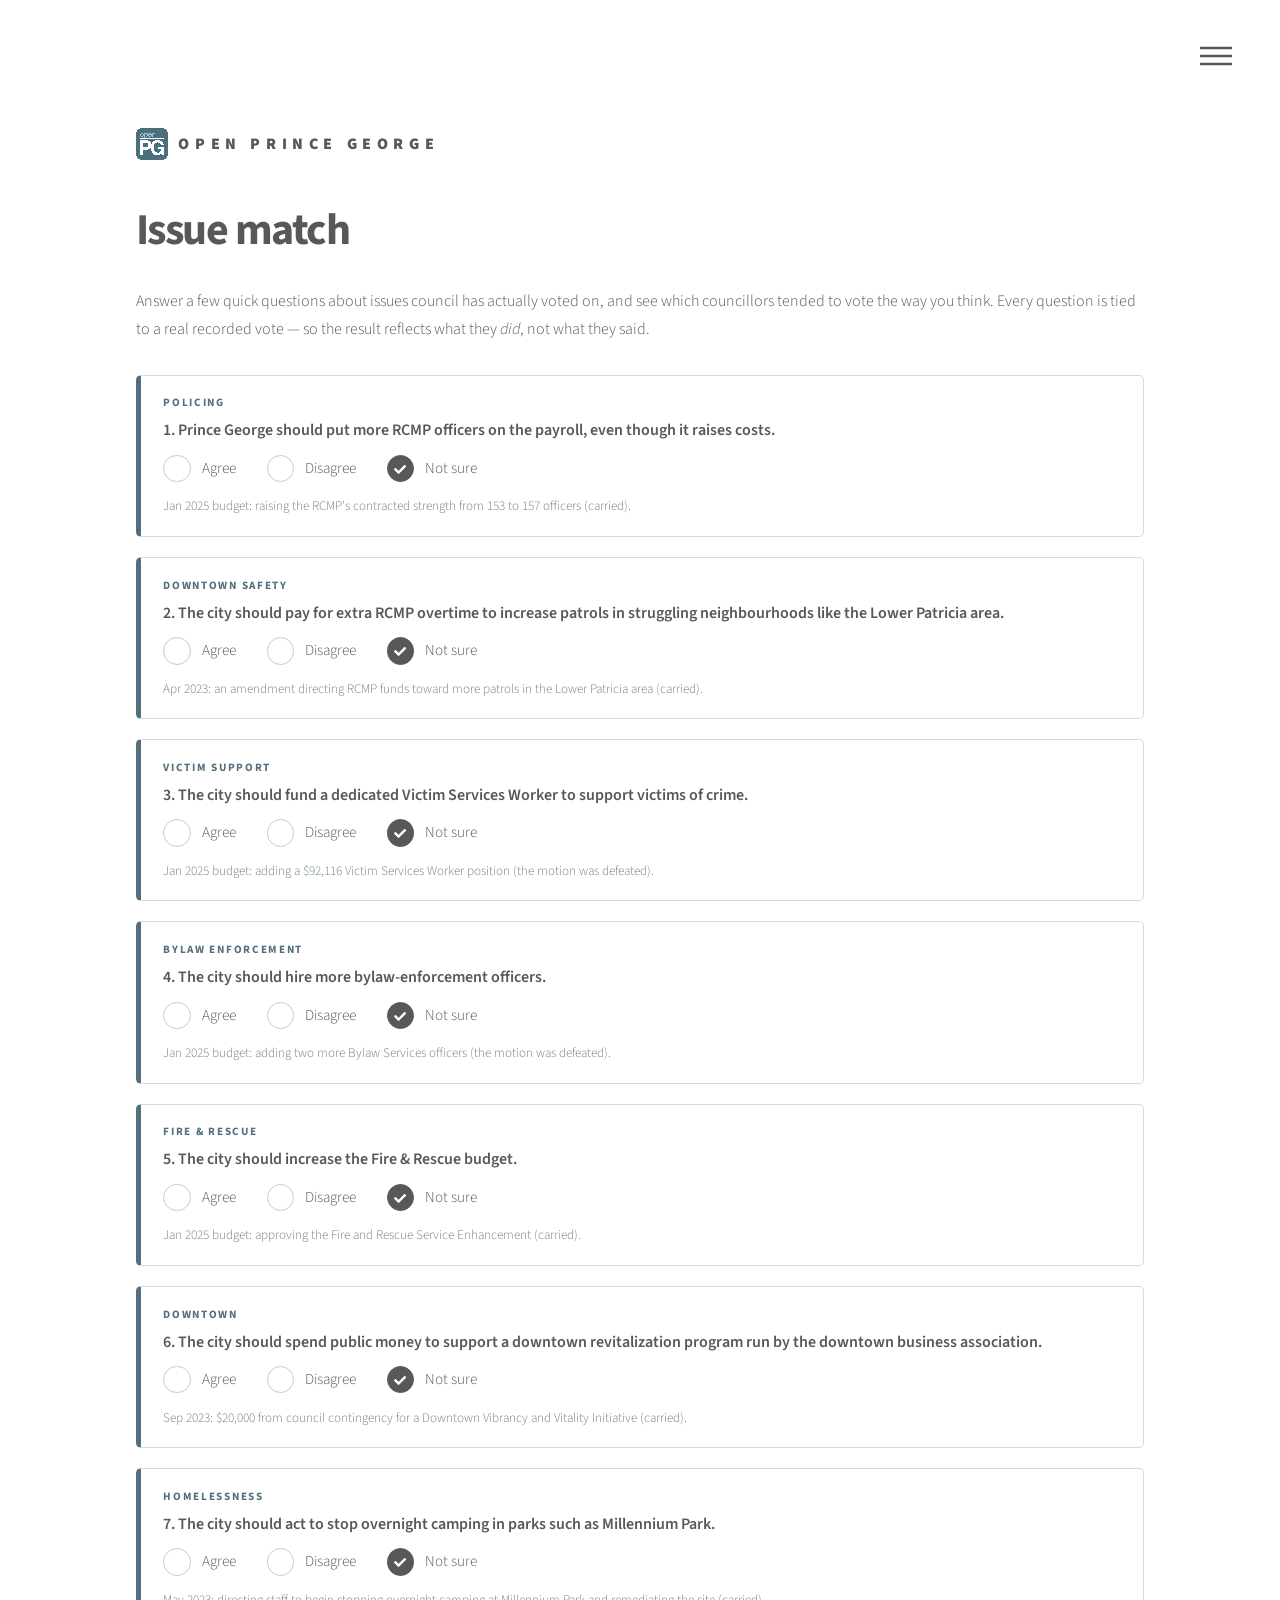
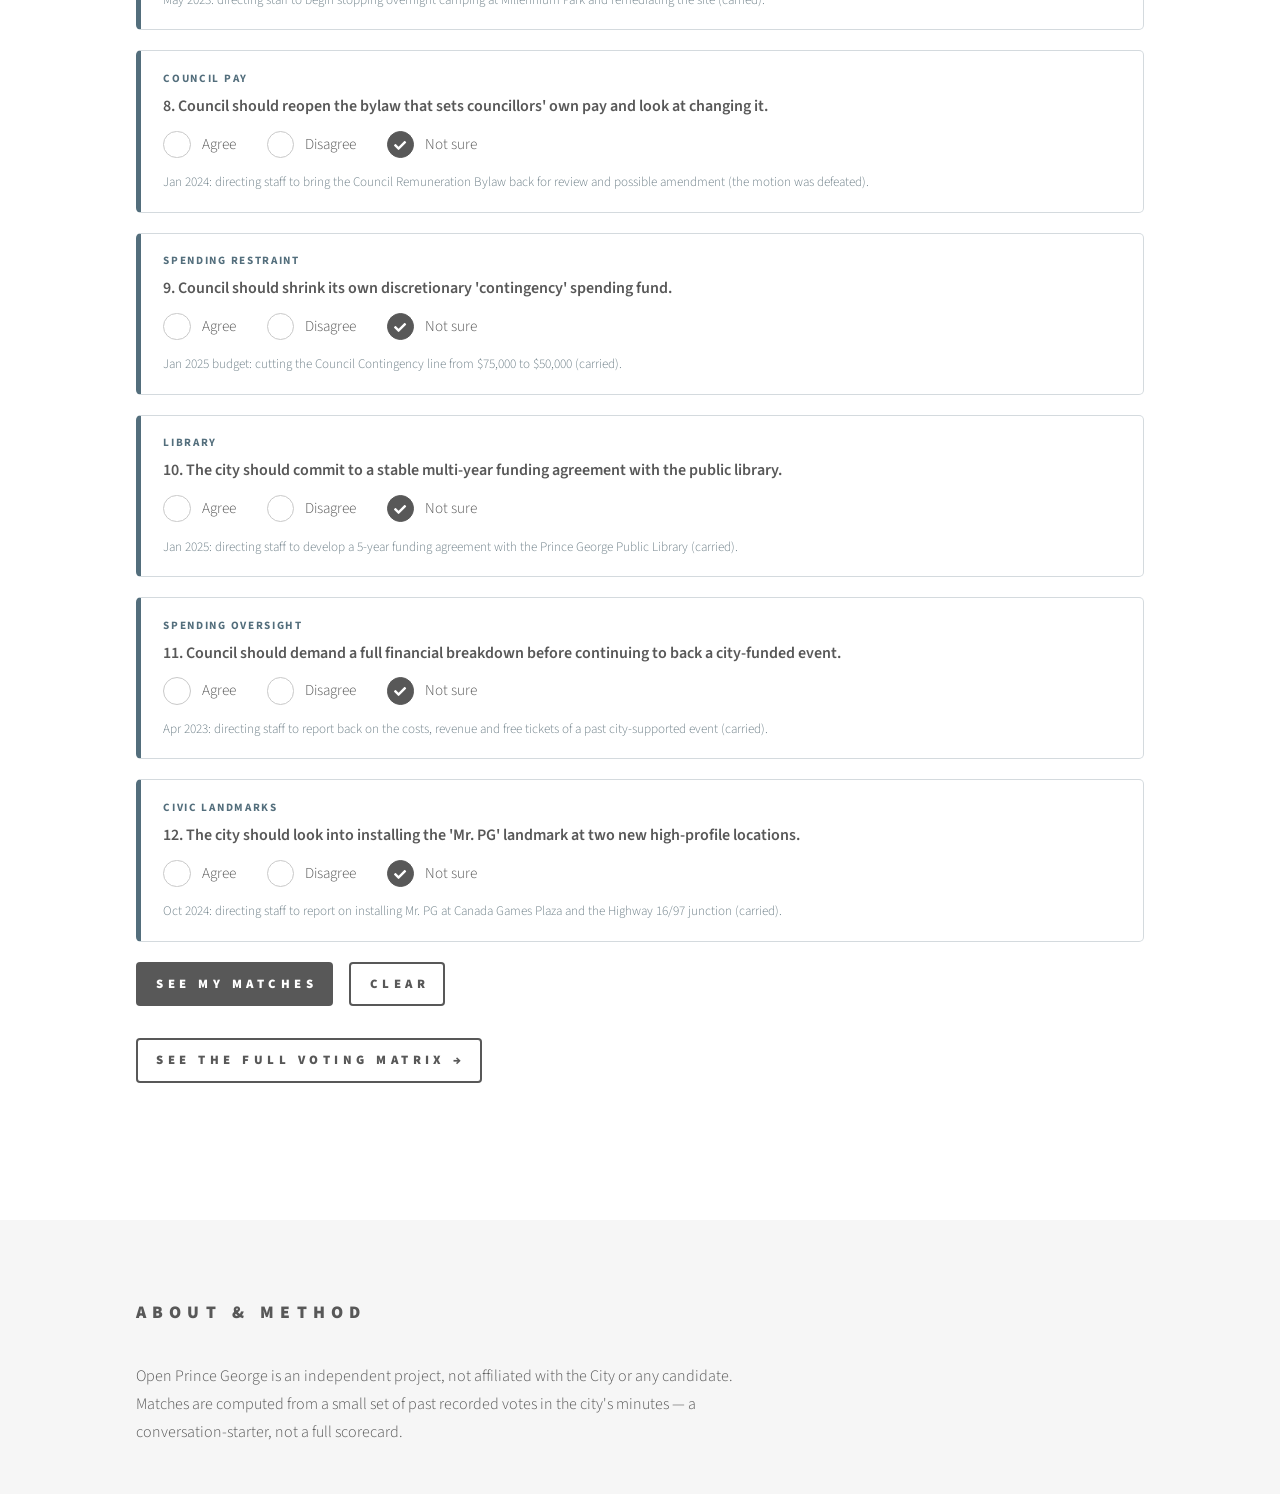
<file: community/match.html>
<!DOCTYPE HTML>
<!--
	Open Prince George — Issue Match. A short quiz whose questions are tied to
	real recorded council votes (data/quiz.json + data/votes.json). The engine
	in assets/js/match.js scores how often each councillor voted the way you
	answered. Must be served over http(s) so the JSON can load.
-->
<html>
	<head>
		<title>Issue match — Open Prince George</title>
		<meta charset="utf-8" />
		<meta name="viewport" content="width=device-width, initial-scale=1, user-scalable=no" />
		<link rel="icon" type="image/svg+xml" href="images/logo.svg" />
		<link rel="stylesheet" href="assets/css/main.css" />
		<link rel="stylesheet" href="assets/css/councillor.css" />
		<noscript><link rel="stylesheet" href="assets/css/noscript.css" /></noscript>
	</head>
	<body class="is-preload">
		<div id="wrapper">

			<!-- Header -->
				<header id="header">
					<div class="inner">
						<a href="index.html" class="logo">
							<span class="symbol"><img src="images/logo.svg" alt="" /></span><span class="title">Open Prince George</span>
						</a>
						<nav>
							<ul>
								<li><a href="#menu">Menu</a></li>
							</ul>
						</nav>
					</div>
				</header>

			<!-- Menu -->
				<nav id="menu">
					<h2>Menu</h2>
					<ul>
						<li><a href="index.html">Home</a></li>
						<li><a href="index.html#hearings">Public hearings</a></li>
						<li><a href="index.html#election">2026 election</a></li>
						<li><a href="index.html#records">Voting records</a></li>
						<li><a href="index.html#about">About &amp; method</a></li>
					</ul>
				</nav>

			<!-- Main -->
				<div id="main">
					<div class="inner">

						<header>
							<h1>Issue match</h1>
							<p>Answer a few quick questions about issues council has actually voted on, and see which councillors tended to vote the way you think. Every question is tied to a real recorded vote &mdash; so the result reflects what they <em>did</em>, not what they said.</p>
						</header>

						<div id="pg-quiz"><p>Loading&hellip;</p></div>

						<ul class="actions">
							<li><a href="index.html#records" class="button">See the full voting matrix &rarr;</a></li>
						</ul>

					</div>
				</div>

			<!-- Footer -->
				<footer id="footer">
					<div class="inner">
						<section>
							<h2>About &amp; method</h2>
							<p>Open Prince George is an independent project, not affiliated with the City or any candidate. Matches are computed from a small set of past recorded votes in the city's minutes &mdash; a conversation-starter, not a full scorecard.</p>
						</section>
					</div>
				</footer>

		</div>

		<!-- Scripts -->
			<script src="assets/js/jquery.min.js"></script>
			<script src="assets/js/browser.min.js"></script>
			<script src="assets/js/breakpoints.min.js"></script>
			<script src="assets/js/util.js"></script>
			<script src="assets/js/main.js"></script>
			<script src="assets/js/match.js"></script>

	</body>
</html>
</file>
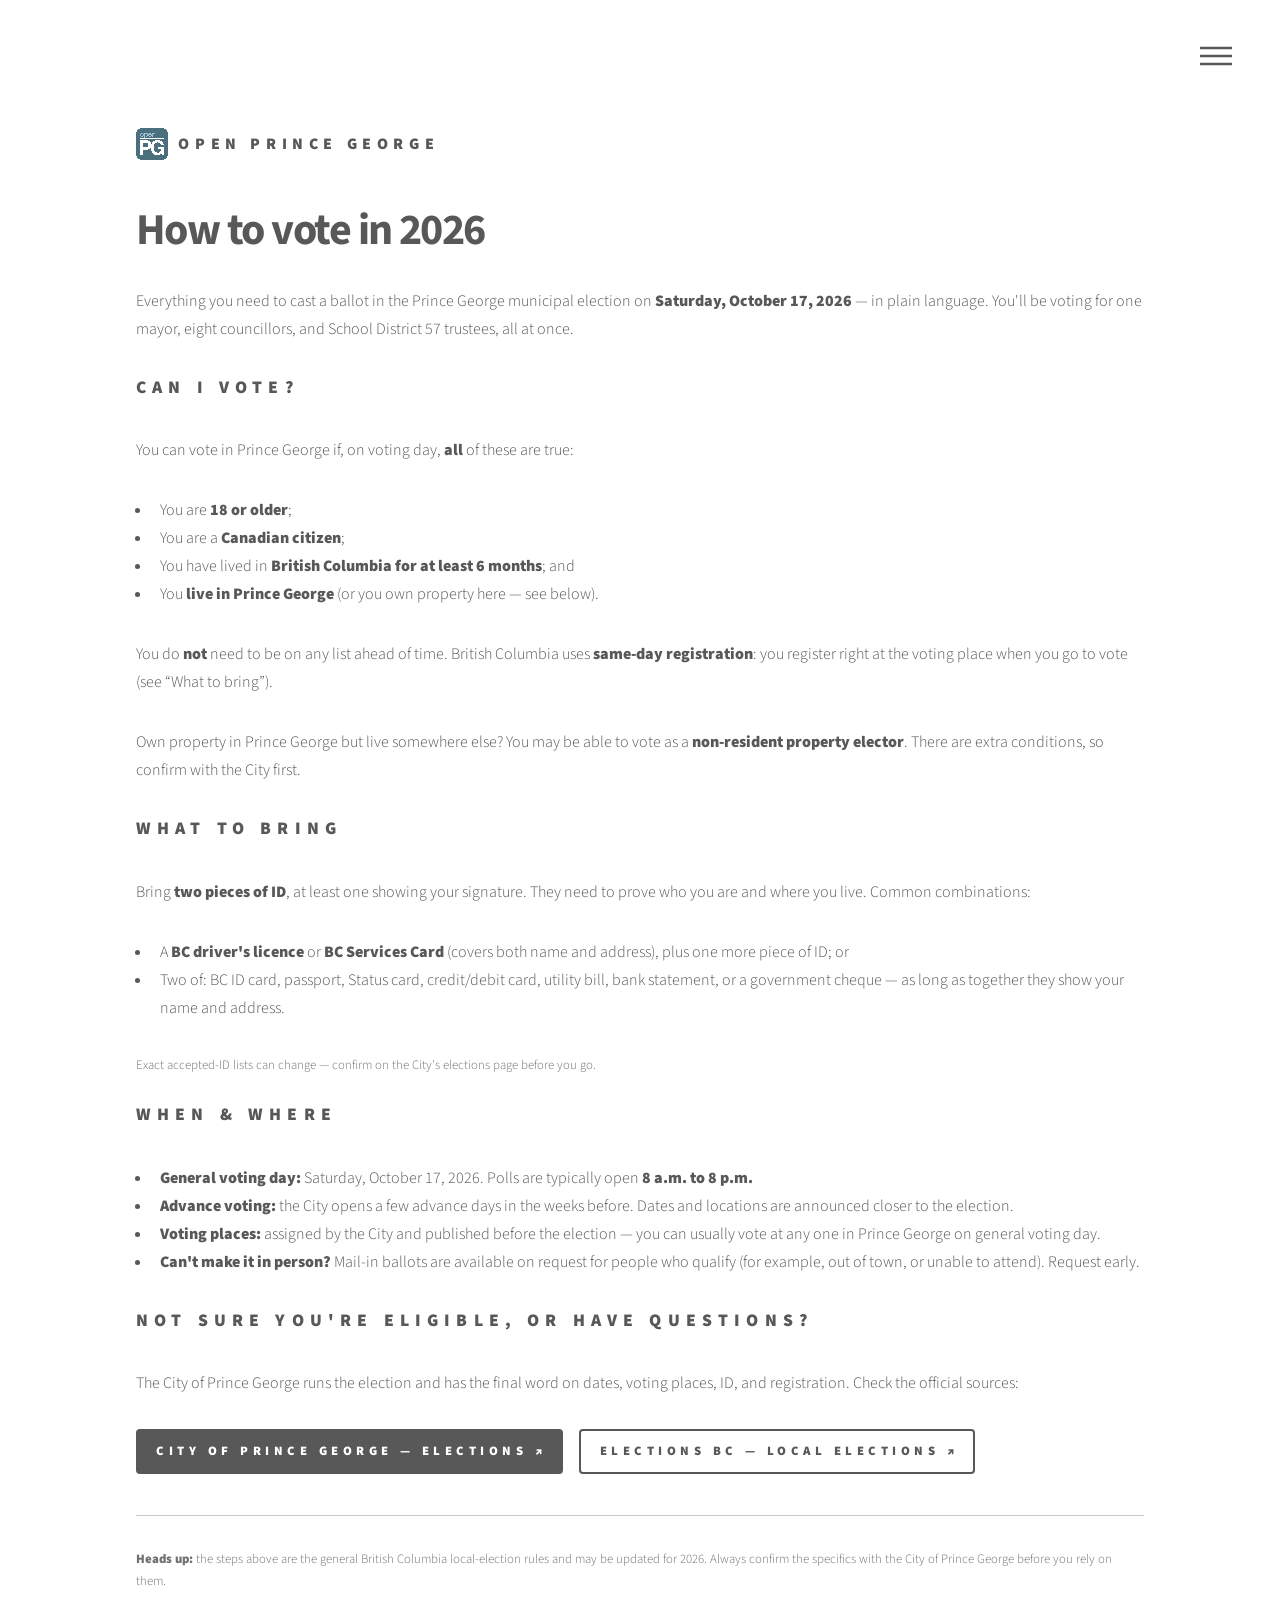
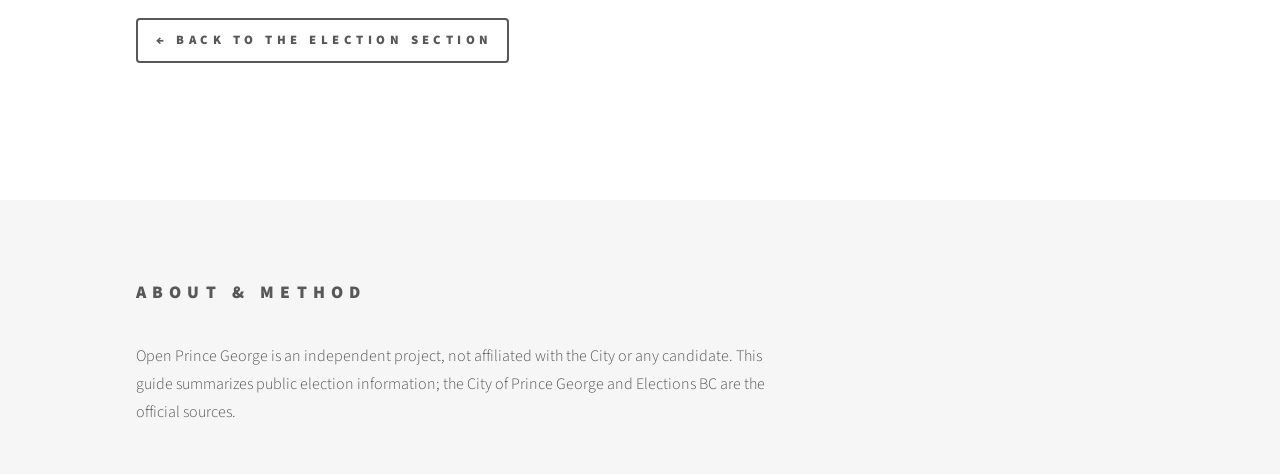
<file: community/vote.html>
<!DOCTYPE HTML>
<!--
	Open Prince George — plain-language voter guide for the 2026 municipal
	election. Uses ONLY the template's own classes (main.css / councillor.css).
	The rules below are the general BC local-election rules; election-day
	logistics (voting places, advance days) are set by the City closer to the
	date, so those are linked out rather than hard-coded.
-->
<html>
	<head>
		<title>How to vote — Open Prince George</title>
		<meta charset="utf-8" />
		<meta name="viewport" content="width=device-width, initial-scale=1, user-scalable=no" />
		<link rel="icon" type="image/svg+xml" href="images/logo.svg" />
		<link rel="stylesheet" href="assets/css/main.css" />
		<link rel="stylesheet" href="assets/css/councillor.css" />
		<noscript><link rel="stylesheet" href="assets/css/noscript.css" /></noscript>
	</head>
	<body class="is-preload">
		<div id="wrapper">

			<!-- Header -->
				<header id="header">
					<div class="inner">
						<a href="index.html" class="logo">
							<span class="symbol"><img src="images/logo.svg" alt="" /></span><span class="title">Open Prince George</span>
						</a>
						<nav>
							<ul>
								<li><a href="#menu">Menu</a></li>
							</ul>
						</nav>
					</div>
				</header>

			<!-- Menu -->
				<nav id="menu">
					<h2>Menu</h2>
					<ul>
						<li><a href="index.html">Home</a></li>
						<li><a href="index.html#hearings">Public hearings</a></li>
						<li><a href="index.html#election">2026 election</a></li>
						<li><a href="index.html#records">Voting records</a></li>
						<li><a href="index.html#about">About &amp; method</a></li>
					</ul>
				</nav>

			<!-- Main -->
				<div id="main">
					<div class="inner">

						<header>
							<h1>How to vote in 2026</h1>
							<p>Everything you need to cast a ballot in the Prince George municipal election on <strong>Saturday, October&nbsp;17, 2026</strong> &mdash; in plain language. You'll be voting for one mayor, eight councillors, and School District&nbsp;57 trustees, all at once.</p>
						</header>

						<h2 id="can-i-vote">Can I vote?</h2>
						<p>You can vote in Prince George if, on voting day, <strong>all</strong> of these are true:</p>
						<ul>
							<li>You are <strong>18 or older</strong>;</li>
							<li>You are a <strong>Canadian citizen</strong>;</li>
							<li>You have lived in <strong>British Columbia for at least 6 months</strong>; and</li>
							<li>You <strong>live in Prince George</strong> (or you own property here &mdash; see below).</li>
						</ul>
						<p>You do <strong>not</strong> need to be on any list ahead of time. British Columbia uses <strong>same-day registration</strong>: you register right at the voting place when you go to vote (see &ldquo;What to bring&rdquo;).</p>
						<p>Own property in Prince George but live somewhere else? You may be able to vote as a <strong>non-resident property elector</strong>. There are extra conditions, so confirm with the City first.</p>

						<h2>What to bring</h2>
						<p>Bring <strong>two pieces of ID</strong>, at least one showing your signature. They need to prove who you are and where you live. Common combinations:</p>
						<ul>
							<li>A <strong>BC driver's licence</strong> or <strong>BC Services Card</strong> (covers both name and address), plus one more piece of ID; or</li>
							<li>Two of: BC ID card, passport, Status card, credit/debit card, utility bill, bank statement, or a government cheque &mdash; as long as together they show your name and address.</li>
						</ul>
						<p class="pg-src">Exact accepted-ID lists can change &mdash; confirm on the City's elections page before you go.</p>

						<h2>When &amp; where</h2>
						<ul>
							<li><strong>General voting day:</strong> Saturday, October&nbsp;17, 2026. Polls are typically open <strong>8&nbsp;a.m. to 8&nbsp;p.m.</strong></li>
							<li><strong>Advance voting:</strong> the City opens a few advance days in the weeks before. Dates and locations are announced closer to the election.</li>
							<li><strong>Voting places:</strong> assigned by the City and published before the election &mdash; you can usually vote at any one in Prince George on general voting day.</li>
							<li><strong>Can't make it in person?</strong> Mail-in ballots are available on request for people who qualify (for example, out of town, or unable to attend). Request early.</li>
						</ul>

						<h2>Not sure you're eligible, or have questions?</h2>
						<p>The City of Prince George runs the election and has the final word on dates, voting places, ID, and registration. Check the official sources:</p>
						<ul class="actions">
							<li><a href="https://www.princegeorge.ca/city-hall/elections" class="button primary" target="_blank" rel="noopener">City of Prince George — Elections ↗</a></li>
							<li><a href="https://elections.bc.ca/local-elections/" class="button" target="_blank" rel="noopener">Elections BC — Local elections ↗</a></li>
						</ul>

						<hr />
						<p class="pg-src"><strong>Heads up:</strong> the steps above are the general British Columbia local-election rules and may be updated for 2026. Always confirm the specifics with the City of Prince George before you rely on them.</p>

						<ul class="actions">
							<li><a href="index.html#election" class="button">&larr; Back to the election section</a></li>
						</ul>

					</div>
				</div>

			<!-- Footer -->
				<footer id="footer">
					<div class="inner">
						<section>
							<h2>About &amp; method</h2>
							<p>Open Prince George is an independent project, not affiliated with the City or any candidate. This guide summarizes public election information; the City of Prince George and Elections BC are the official sources.</p>
						</section>
					</div>
				</footer>

		</div>

		<!-- Scripts -->
			<script src="assets/js/jquery.min.js"></script>
			<script src="assets/js/browser.min.js"></script>
			<script src="assets/js/breakpoints.min.js"></script>
			<script src="assets/js/util.js"></script>
			<script src="assets/js/main.js"></script>

	</body>
</html>
</file>
<file: community/assets/css/councillor.css>
/* Open Prince George — councillor page additions.
   Theme colours: #536e7c (slate) and #a3bfd3 (light blue). The vote matrix is
   red/blue only on the template's own light table styling.
   --rh = width of the pinned "Motion" column; the focused councillor column is
   pinned immediately to its right, so the two travel together while the other
   columns scroll horizontally. */

table.pg-matrix { --rh: 10.5em; }

/* ---- Hero banner (aerial of Prince George) ------------------------------- */
.pg-hero {
	position: relative; overflow: hidden; border-radius: 6px;
	margin: 0 0 2.5em 0; min-height: 380px;
	display: flex; align-items: flex-end;
	background: #1b2a33 url("../../images/city.jpg") center 35% / cover no-repeat;
}
.pg-hero::before {
	content: ''; position: absolute; inset: 0;
	background: linear-gradient(to top, rgba(20,32,40,0.92) 0%, rgba(20,32,40,0.5) 45%, rgba(20,32,40,0.1) 100%);
}
.pg-hero .pg-hero-text { position: relative; padding: 2.5em; max-width: 38em; }
.pg-hero h1 { color: #fff; margin: 0 0 0.4em 0; line-height: 1.1; }
.pg-hero p { color: rgba(255,255,255,0.92); margin: 0 0 1.2em 0; }
.pg-hero .actions { margin: 0; }

@media screen and (max-width: 736px) {
	.pg-hero { min-height: 300px; }
	.pg-hero .pg-hero-text { padding: 1.5em; }
}

/* ---- Section banners (image heading area, one per major section) ---------- */
/* Same treatment as the hero but shorter, used as the title block for each
   section. The background image is set per-section by the modifier class. */
.pg-banner {
	position: relative; overflow: hidden; border-radius: 6px;
	margin: 3.5em 0 1.75em 0; min-height: 220px;
	display: flex; align-items: flex-end;
	background: #1b2a33 center / cover no-repeat;
}
.pg-banner::before {
	content: ''; position: absolute; inset: 0;
	background: linear-gradient(to top, rgba(20,32,40,0.9) 0%, rgba(20,32,40,0.45) 50%, rgba(20,32,40,0.05) 100%);
}
.pg-banner .pg-banner-text { position: relative; padding: 1.75em 2em; max-width: 40em; }
.pg-banner h2 { color: #fff; margin: 0 0 0.3em 0; }
.pg-banner p { color: rgba(255,255,255,0.92); margin: 0; }

.pg-banner.hearings { background-image: url("../../images/hearing.jpg"); }
.pg-banner.council  { background-image: url("../../images/concil.jpg"); }
.pg-banner.election { background-image: url("../../images/election.jpg"); }

/* A banner that is itself a link: drop the template underline/border and add a
   gentle hover cue so it reads as clickable. */
a.pg-banner { text-decoration: none; border-bottom: 0; transition: transform 0.2s ease; }
a.pg-banner:hover { transform: translateY(-2px); }
a.pg-banner:hover::before { background: linear-gradient(to top, rgba(20,32,40,0.82) 0%, rgba(20,32,40,0.35) 50%, rgba(20,32,40,0) 100%); }
a.pg-banner h2, a.pg-banner p { color: #fff; }

/* Generic hidden helper (replaces inline style="display:none"). */
.is-hidden { display: none; }

/* Smooth glide for in-page anchor jumps (e.g. the council banner → tiles). */
html { scroll-behavior: smooth; }

@media screen and (max-width: 736px) {
	.pg-banner { min-height: 170px; }
	.pg-banner .pg-banner-text { padding: 1.25em 1.5em; }
}

/* ---- Public hearings ----------------------------------------------------- */
.pg-hearing-card {
	border: solid 1px rgba(83,110,124,0.25); border-left: 5px solid #536e7c;
	border-radius: 5px; padding: 1.25em 1.5em; margin: 0 0 1.25em 0;
}
.pg-hearing-card h3 { margin: 0.1em 0 0.3em 0; }
.pg-hearing-date {
	font-size: 0.75em; font-weight: 700; letter-spacing: 0.12em;
	text-transform: uppercase; color: #536e7c;
}
.pg-hearing-type { font-size: 0.85em; opacity: 0.8; margin: 0 0 0.6em 0; }
.pg-hearing-meta { list-style: none; padding: 0; margin: 0.5em 0; font-size: 0.9em; }
.pg-hearing-meta li { margin: 0 0 0.35em 0; }
.pg-hearing-none {
	border: dashed 1px rgba(83,110,124,0.4); border-radius: 5px;
	padding: 1.25em 1.5em; color: #555;
}

/* Compact per-hearing result bar (replaces the wide matrix here) */
.pg-hbar-legend { font-size: 0.85em; margin: 0 0 1.2em 0; }
.pg-hbar-legend .pg-seg { display: inline-block; width: 1.2em; height: 0.9em; border-radius: 2px; vertical-align: middle; margin-right: 0.2em; }
.pg-hbar-legend small { opacity: 0.75; }

.pg-hbar-row { padding: 0.7em 0; border-bottom: solid 1px rgba(0,0,0,0.08); }
.pg-hbar-head { display: flex; flex-wrap: wrap; justify-content: space-between; gap: 0.2em 1em; margin-bottom: 0.4em; }
.pg-hbar-title { font-weight: 600; }
.pg-hbar-meta { font-size: 0.8em; color: #536e7c; white-space: nowrap; }
.pg-hbar-ref { font-size: 0.8em; opacity: 0.85; margin: 0 0 0.4em 0; }
.pg-hbar-plain { font-style: italic; opacity: 0.7; }

.pg-hbar { display: flex; height: 1.8em; border-radius: 4px; overflow: visible; }
.pg-hbar .pg-seg {
	position: relative; min-width: 1.8em; cursor: pointer;
	display: flex; align-items: center; justify-content: center;
	color: #fff; font-size: 0.75em; font-weight: 700;
}
.pg-hbar .pg-seg:first-child { border-radius: 4px 0 0 4px; }
.pg-hbar .pg-seg:last-child { border-radius: 0 4px 4px 0; }
.pg-seg.for { background: #4a90d9; }
.pg-seg.against { background: #c0392b; }
.pg-seg.absent { background: #dfe4e7; color: #555; }
.pg-seg.abstain, .pg-seg.recused { background: #9aa7ae; }

/* hover/focus popover listing the councillors in that segment */
.pg-seg-pop {
	display: none; position: absolute; bottom: 100%; left: 0; z-index: 20;
	min-width: 12em; background: #fff; color: #585858;
	border: solid 1px rgba(0,0,0,0.15); border-radius: 5px;
	box-shadow: 0 4px 14px rgba(0,0,0,0.18); padding: 0.5em 0.75em; margin-bottom: 4px;
}
.pg-seg:hover .pg-seg-pop, .pg-seg:focus .pg-seg-pop, .pg-seg:focus-within .pg-seg-pop { display: block; }
.pg-seg-pop-h { font-size: 0.7em; text-transform: uppercase; letter-spacing: 0.1em; color: #536e7c; font-weight: 700; margin-bottom: 0.3em; }
.pg-seg-pop ul { list-style: none; margin: 0; padding: 0; }
.pg-seg-pop li { margin: 0; }
.pg-seg-pop a { display: block; padding: 0.15em 0; font-size: 0.9em; }

.pg-src { font-size: 0.8em; opacity: 0.85; }

/* ---- Avatar (reuses template .image frame, just constrains size) --------- */
.pg-avatar img {
	width: 160px; height: 160px; object-fit: cover; border-radius: 50%;
}

/* ---- Election: a single bar for this person ------------------------------ */
.pg-bar { margin: 0 0 0.6em 0; }
.pg-bar .pg-bar-label {
	display: flex; justify-content: space-between;
	font-size: 0.9em; margin-bottom: 0.3em; font-weight: 600;
}
.pg-bar .pg-bar-track { background: rgba(83,110,124,0.15); border-radius: 4px; }
.pg-bar .pg-bar-fill { display: block; height: 1.6em; background: #536e7c; border-radius: 4px; }
.pg-bar-caption { font-size: 0.85em; opacity: 0.85; margin: 0; }

/* ---- Vote matrix --------------------------------------------------------- */
.pg-matrix-wrap { overflow-x: auto; -webkit-overflow-scrolling: touch; }
table.pg-matrix { width: 100%; border-collapse: separate; border-spacing: 0; }
table.pg-matrix th, table.pg-matrix td {
	text-align: center; padding: 0.6em 0.5em; white-space: nowrap;
	border-bottom: solid 1px rgba(0,0,0,0.08);
}
table.pg-matrix thead th {
	position: sticky; top: 0; z-index: 3; background: #ffffff;
	font-size: 0.75em; text-transform: uppercase; letter-spacing: 0.08em;
}

/* Pinned column 1: the motion name (stays put while columns scroll) */
table.pg-matrix .pg-row-head {
	text-align: left; white-space: normal;
	width: var(--rh); min-width: var(--rh); max-width: var(--rh);
	position: sticky; left: 0; z-index: 2; background: #ffffff;
	font-size: 0.85em;
}
table.pg-matrix thead .pg-row-head { z-index: 5; }
/* Motion titles clamp to 2 lines; click/tap the title to read it in full. */
table.pg-matrix .pg-row-head strong {
	display: -webkit-box; -webkit-line-clamp: 2; -webkit-box-orient: vertical;
	overflow: hidden; font-weight: 600; cursor: pointer;
}
table.pg-matrix .pg-row-head strong.is-open {
	display: block; -webkit-line-clamp: unset; overflow: visible;
}

/* "Show older / collapse" toggle — solid theme-colour button.
   !important overrides the template's `button { color:#585858 !important }`. */
table.pg-matrix .pg-toggle-row td { text-align: left; padding: 0.5em 0.5em; }
.pg-toggle {
	display: inline-block; cursor: pointer; border: 0; border-radius: 4px;
	background: #536e7c !important; color: #fff !important; box-shadow: none !important;
	height: auto; line-height: 1; padding: 0.7em 1.4em;
	font-size: 0.7em; font-weight: 700; letter-spacing: 0.12em; text-transform: uppercase;
}
.pg-toggle:hover { background: #3f5560 !important; color: #fff !important; }

/* Pinned column 2: the focused councillor, parked right after the name column.
   --focus-left is measured in JS from the real width of the name column so the
   two butt together exactly (em math alone leaves a sub-pixel seam). */
table.pg-matrix .pg-focus-col {
	position: sticky; left: var(--focus-left, var(--rh)); z-index: 1;
	background: #eef2f4; box-shadow: 2px 0 0 #536e7c;
}
table.pg-matrix thead .pg-focus-col { z-index: 4; }

/* Category band: full-width band; the LABEL itself is pinned (sticky on the
   inner span, not the colspan td — that is reliable across browsers, sticky on
   a colspan cell is not). */
table.pg-matrix .pg-cat-row td {
	text-align: left; background: #eef2f4; padding: 0.5em 0;
}
table.pg-matrix .pg-cat-label {
	position: sticky; left: 0; display: inline-block;
	padding: 0 0.5em; font-weight: 600; color: #536e7c;
}
table.pg-matrix .pg-src { font-size: 0.75em; display: block; opacity: 0.8; }

/* Cells = big red/blue blocks, no borders, no glyphs. */
.pg-cell { display: inline-block; width: 3.8em; height: 2.7em; border-radius: 7px; vertical-align: middle; }
.pg-cell.for       { background: #4a90d9; }   /* for (inferred) — clear blue */
.pg-cell.against   { background: #c0392b; }   /* against (recorded) — red */
.pg-cell.absent    { background: #dfe4e7; }   /* absent — very light neutral */
.pg-cell.abstain   { background: #9aa7ae; }   /* abstain — grey */
.pg-cell.recused   { background: #9aa7ae; }   /* recused — grey */

.pg-legend { list-style: none; padding: 0; margin: 0 0 1em 0; font-size: 0.85em; }
.pg-legend li { display: inline-block; margin: 0 1.4em 0.4em 0; }
.pg-legend .pg-cell { width: 1.8em; height: 1.3em; margin-right: 0.5em; }

/* Mobile (~380px): narrower pinned column + smaller blocks */
@media screen and (max-width: 480px) {
	table.pg-matrix { --rh: 8em; }
	table.pg-matrix thead th { font-size: 0.62em; }
	table.pg-matrix .pg-row-head { font-size: 0.78em; }
	.pg-cell { width: 2em; height: 1.7em; }
}

/* ---- Issue match quiz ---------------------------------------------------- */
.pg-quiz-q {
	border: solid 1px rgba(83,110,124,0.25); border-left: 5px solid #536e7c;
	border-radius: 5px; padding: 1.1em 1.4em; margin: 0 0 1.25em 0;
}
.pg-quiz-topic {
	text-transform: uppercase; letter-spacing: 0.15em; font-size: 0.7em;
	font-weight: 700; color: #536e7c; margin-bottom: 0.3em;
}
.pg-quiz-text { font-weight: 600; margin: 0 0 0.6em 0; }
/* Selector is specific enough (.class + input[type] + label) to beat the
   template's own `input[type=radio] + label` rule. Desktop: options sit in a
   row; mobile: they stack as three full-width lines (no ragged wrapping). */
.pg-quiz-opts input[type="radio"] + label { display: inline-block; margin: 0 1.25em 0.4em 0; font-size: 0.95em; }
.pg-quiz-ctx { font-size: 0.82em; color: #6f8089; margin: 0.6em 0 0 0; }

@media screen and (max-width: 736px) {
	.pg-quiz-opts input[type="radio"] + label { display: block; margin: 0 0 0.5em 0; }
}

.pg-match-list { margin: 1em 0 1.5em 0; }
.pg-match-row {
	display: flex; align-items: center; gap: 0.9em;
	padding: 0.55em 0; border-bottom: solid 1px rgba(83,110,124,0.15);
	text-decoration: none; border-bottom-color: rgba(83,110,124,0.15);
}
.pg-match-row:hover .pg-match-name { text-decoration: underline; }
.pg-match-name { flex: 0 0 9em; font-weight: 600; color: inherit; }
.pg-match-bar {
	flex: 1 1 auto; height: 0.85em; border-radius: 1em;
	background: rgba(83,110,124,0.15); overflow: hidden;
}
.pg-match-fill { display: block; height: 100%; background: #536e7c; }
.pg-match-pct { flex: 0 0 3em; text-align: right; font-weight: 700; color: #536e7c; }

@media screen and (max-width: 480px) {
	.pg-match-name { flex-basis: 6.5em; font-size: 0.9em; }
}
</file>
<file: community/assets/css/noscript.css>
body.is-preload .tiles article {
		-moz-transform: none;
		-webkit-transform: none;
		-ms-transform: none;
		transform: none;
		opacity: 1;
	}
</file>
<file: community/assets/css/main.css>
@import url(fontawesome-all.min.css);
@import url("https://fonts.googleapis.com/css?family=Source+Sans+Pro:300,700,900");

/*
	Phantom by HTML5 UP
	html5up.net | @ajlkn
	Free for personal and commercial use under the CCA 3.0 license (html5up.net/license)
*/

html, body, div, span, applet, object,
iframe, h1, h2, h3, h4, h5, h6, p, blockquote,
pre, a, abbr, acronym, address, big, cite,
code, del, dfn, em, img, ins, kbd, q, s, samp,
small, strike, strong, sub, sup, tt, var, b,
u, i, center, dl, dt, dd, ol, ul, li, fieldset,
form, label, legend, table, caption, tbody,
tfoot, thead, tr, th, td, article, aside,
canvas, details, embed, figure, figcaption,
footer, header, hgroup, menu, nav, output, ruby,
section, summary, time, mark, audio, video {
	margin: 0;
	padding: 0;
	border: 0;
	font-size: 100%;
	font: inherit;
	vertical-align: baseline;}

article, aside, details, figcaption, figure,
footer, header, hgroup, menu, nav, section {
	display: block;}

body {
	line-height: 1;
}

ol, ul {
	list-style: none;
}

blockquote, q {
	quotes: none;
}

	blockquote:before, blockquote:after, q:before, q:after {
		content: '';
		content: none;
	}

table {
	border-collapse: collapse;
	border-spacing: 0;
}

body {
	-webkit-text-size-adjust: none;
}

mark {
	background-color: transparent;
	color: inherit;
}

input::-moz-focus-inner {
	border: 0;
	padding: 0;
}

input, select, textarea {
	-moz-appearance: none;
	-webkit-appearance: none;
	-ms-appearance: none;
	appearance: none;
}

/* Basic */

	@-ms-viewport {
		width: device-width;
	}

	body {
		-ms-overflow-style: scrollbar;
	}

	@media screen and (max-width: 480px) {

		html, body {
			min-width: 320px;
		}

	}

	html {
		box-sizing: border-box;
	}

	*, *:before, *:after {
		box-sizing: inherit;
	}

	body {
		background: #ffffff;
	}

		body.is-preload *, body.is-preload *:before, body.is-preload *:after {
			-moz-animation: none !important;
			-webkit-animation: none !important;
			-ms-animation: none !important;
			animation: none !important;
			-moz-transition: none !important;
			-webkit-transition: none !important;
			-ms-transition: none !important;
			transition: none !important;
		}

/* Type */

	body, input, select, textarea {
		color: #585858;
		font-family: "Source Sans Pro", Helvetica, sans-serif;
		font-size: 16pt;
		font-weight: 300;
		line-height: 1.75;
	}

		@media screen and (max-width: 1680px) {

			body, input, select, textarea {
				font-size: 14pt;
			}

		}

		@media screen and (max-width: 1280px) {

			body, input, select, textarea {
				font-size: 12pt;
			}

		}

	a {
		-moz-transition: border-bottom-color 0.2s ease, color 0.2s ease;
		-webkit-transition: border-bottom-color 0.2s ease, color 0.2s ease;
		-ms-transition: border-bottom-color 0.2s ease, color 0.2s ease;
		transition: border-bottom-color 0.2s ease, color 0.2s ease;
		text-decoration: none;
		color: #585858;
		border-bottom: dotted 1px rgba(88, 88, 88, 0.5);
	}

		a:hover {
			border-bottom-color: transparent;
			color: #f2849e !important;
		}

	strong, b {
		font-weight: 900;
	}

	em, i {
		font-style: italic;
	}

	p {
		margin: 0 0 2em 0;
	}

	h1 {
		font-size: 2.75em;
		font-weight: 700;
		line-height: 1.3;
		margin: 0 0 1em 0;
		letter-spacing: -0.035em;
	}

		h1 a {
			color: inherit;
		}

		@media screen and (max-width: 736px) {

			h1 {
				font-size: 2em;
				margin: 0 0 1em 0;
			}

		}

		@media screen and (max-width: 360px) {

			h1 {
				font-size: 1.75em;
			}

		}

	h2, h3, h4, h5, h6 {
		font-weight: 900;
		line-height: 1.5;
		margin: 0 0 2em 0;
		text-transform: uppercase;
		letter-spacing: 0.35em;
	}

		h2 a, h3 a, h4 a, h5 a, h6 a {
			color: inherit;
		}

	h2 {
		font-size: 1.1em;
	}

	h3 {
		font-size: 1em;
	}

	h4 {
		font-size: 0.8em;
	}

	h5 {
		font-size: 0.8em;
	}

	h6 {
		font-size: 0.8em;
	}

	@media screen and (max-width: 980px) {

		h1 br, h2 br, h3 br, h4 br, h5 br, h6 br {
			display: none;
		}

	}

	@media screen and (max-width: 736px) {

		h2 {
			font-size: 1em;
		}

		h3 {
			font-size: 0.8em;
		}

	}

	sub {
		font-size: 0.8em;
		position: relative;
		top: 0.5em;
	}

	sup {
		font-size: 0.8em;
		position: relative;
		top: -0.5em;
	}

	blockquote {
		border-left: solid 4px #c9c9c9;
		font-style: italic;
		margin: 0 0 2em 0;
		padding: 0.5em 0 0.5em 2em;
	}

	code {
		background: rgba(144, 144, 144, 0.075);
		border-radius: 4px;
		border: solid 1px #c9c9c9;
		font-family: "Courier New", monospace;
		font-size: 0.9em;
		margin: 0 0.25em;
		padding: 0.25em 0.65em;
	}

	pre {
		-webkit-overflow-scrolling: touch;
		font-family: "Courier New", monospace;
		font-size: 0.9em;
		margin: 0 0 2em 0;
	}

		pre code {
			display: block;
			line-height: 1.75;
			padding: 1em 1.5em;
			overflow-x: auto;
		}

	hr {
		border: 0;
		border-bottom: solid 1px #c9c9c9;
		margin: 2em 0;
	}

		hr.major {
			margin: 3em 0;
		}

	.align-left {
		text-align: left;
	}

	.align-center {
		text-align: center;
	}

	.align-right {
		text-align: right;
	}

/* Row */

	.row {
		display: flex;
		flex-wrap: wrap;
		box-sizing: border-box;
		align-items: stretch;
	}

		.row > * {
			box-sizing: border-box;
		}

		.row.gtr-uniform > * > :last-child {
			margin-bottom: 0;
		}

		.row.aln-left {
			justify-content: flex-start;
		}

		.row.aln-center {
			justify-content: center;
		}

		.row.aln-right {
			justify-content: flex-end;
		}

		.row.aln-top {
			align-items: flex-start;
		}

		.row.aln-middle {
			align-items: center;
		}

		.row.aln-bottom {
			align-items: flex-end;
		}

		.row > .imp {
			order: -1;
		}

		.row > .col-1 {
			width: 8.33333%;
		}

		.row > .off-1 {
			margin-left: 8.33333%;
		}

		.row > .col-2 {
			width: 16.66667%;
		}

		.row > .off-2 {
			margin-left: 16.66667%;
		}

		.row > .col-3 {
			width: 25%;
		}

		.row > .off-3 {
			margin-left: 25%;
		}

		.row > .col-4 {
			width: 33.33333%;
		}

		.row > .off-4 {
			margin-left: 33.33333%;
		}

		.row > .col-5 {
			width: 41.66667%;
		}

		.row > .off-5 {
			margin-left: 41.66667%;
		}

		.row > .col-6 {
			width: 50%;
		}

		.row > .off-6 {
			margin-left: 50%;
		}

		.row > .col-7 {
			width: 58.33333%;
		}

		.row > .off-7 {
			margin-left: 58.33333%;
		}

		.row > .col-8 {
			width: 66.66667%;
		}

		.row > .off-8 {
			margin-left: 66.66667%;
		}

		.row > .col-9 {
			width: 75%;
		}

		.row > .off-9 {
			margin-left: 75%;
		}

		.row > .col-10 {
			width: 83.33333%;
		}

		.row > .off-10 {
			margin-left: 83.33333%;
		}

		.row > .col-11 {
			width: 91.66667%;
		}

		.row > .off-11 {
			margin-left: 91.66667%;
		}

		.row > .col-12 {
			width: 100%;
		}

		.row > .off-12 {
			margin-left: 100%;
		}

		.row.gtr-0 {
			margin-top: 0;
			margin-left: 0em;
		}

			.row.gtr-0 > * {
				padding: 0 0 0 0em;
			}

			.row.gtr-0.gtr-uniform {
				margin-top: 0em;
			}

				.row.gtr-0.gtr-uniform > * {
					padding-top: 0em;
				}

		.row.gtr-25 {
			margin-top: 0;
			margin-left: -0.5em;
		}

			.row.gtr-25 > * {
				padding: 0 0 0 0.5em;
			}

			.row.gtr-25.gtr-uniform {
				margin-top: -0.5em;
			}

				.row.gtr-25.gtr-uniform > * {
					padding-top: 0.5em;
				}

		.row.gtr-50 {
			margin-top: 0;
			margin-left: -1em;
		}

			.row.gtr-50 > * {
				padding: 0 0 0 1em;
			}

			.row.gtr-50.gtr-uniform {
				margin-top: -1em;
			}

				.row.gtr-50.gtr-uniform > * {
					padding-top: 1em;
				}

		.row {
			margin-top: 0;
			margin-left: -2em;
		}

			.row > * {
				padding: 0 0 0 2em;
			}

			.row.gtr-uniform {
				margin-top: -2em;
			}

				.row.gtr-uniform > * {
					padding-top: 2em;
				}

		.row.gtr-150 {
			margin-top: 0;
			margin-left: -3em;
		}

			.row.gtr-150 > * {
				padding: 0 0 0 3em;
			}

			.row.gtr-150.gtr-uniform {
				margin-top: -3em;
			}

				.row.gtr-150.gtr-uniform > * {
					padding-top: 3em;
				}

		.row.gtr-200 {
			margin-top: 0;
			margin-left: -4em;
		}

			.row.gtr-200 > * {
				padding: 0 0 0 4em;
			}

			.row.gtr-200.gtr-uniform {
				margin-top: -4em;
			}

				.row.gtr-200.gtr-uniform > * {
					padding-top: 4em;
				}

		@media screen and (max-width: 1680px) {

			.row {
				display: flex;
				flex-wrap: wrap;
				box-sizing: border-box;
				align-items: stretch;
			}

				.row > * {
					box-sizing: border-box;
				}

				.row.gtr-uniform > * > :last-child {
					margin-bottom: 0;
				}

				.row.aln-left {
					justify-content: flex-start;
				}

				.row.aln-center {
					justify-content: center;
				}

				.row.aln-right {
					justify-content: flex-end;
				}

				.row.aln-top {
					align-items: flex-start;
				}

				.row.aln-middle {
					align-items: center;
				}

				.row.aln-bottom {
					align-items: flex-end;
				}

				.row > .imp-xlarge {
					order: -1;
				}

				.row > .col-1-xlarge {
					width: 8.33333%;
				}

				.row > .off-1-xlarge {
					margin-left: 8.33333%;
				}

				.row > .col-2-xlarge {
					width: 16.66667%;
				}

				.row > .off-2-xlarge {
					margin-left: 16.66667%;
				}

				.row > .col-3-xlarge {
					width: 25%;
				}

				.row > .off-3-xlarge {
					margin-left: 25%;
				}

				.row > .col-4-xlarge {
					width: 33.33333%;
				}

				.row > .off-4-xlarge {
					margin-left: 33.33333%;
				}

				.row > .col-5-xlarge {
					width: 41.66667%;
				}

				.row > .off-5-xlarge {
					margin-left: 41.66667%;
				}

				.row > .col-6-xlarge {
					width: 50%;
				}

				.row > .off-6-xlarge {
					margin-left: 50%;
				}

				.row > .col-7-xlarge {
					width: 58.33333%;
				}

				.row > .off-7-xlarge {
					margin-left: 58.33333%;
				}

				.row > .col-8-xlarge {
					width: 66.66667%;
				}

				.row > .off-8-xlarge {
					margin-left: 66.66667%;
				}

				.row > .col-9-xlarge {
					width: 75%;
				}

				.row > .off-9-xlarge {
					margin-left: 75%;
				}

				.row > .col-10-xlarge {
					width: 83.33333%;
				}

				.row > .off-10-xlarge {
					margin-left: 83.33333%;
				}

				.row > .col-11-xlarge {
					width: 91.66667%;
				}

				.row > .off-11-xlarge {
					margin-left: 91.66667%;
				}

				.row > .col-12-xlarge {
					width: 100%;
				}

				.row > .off-12-xlarge {
					margin-left: 100%;
				}

				.row.gtr-0 {
					margin-top: 0;
					margin-left: 0em;
				}

					.row.gtr-0 > * {
						padding: 0 0 0 0em;
					}

					.row.gtr-0.gtr-uniform {
						margin-top: 0em;
					}

						.row.gtr-0.gtr-uniform > * {
							padding-top: 0em;
						}

				.row.gtr-25 {
					margin-top: 0;
					margin-left: -0.5em;
				}

					.row.gtr-25 > * {
						padding: 0 0 0 0.5em;
					}

					.row.gtr-25.gtr-uniform {
						margin-top: -0.5em;
					}

						.row.gtr-25.gtr-uniform > * {
							padding-top: 0.5em;
						}

				.row.gtr-50 {
					margin-top: 0;
					margin-left: -1em;
				}

					.row.gtr-50 > * {
						padding: 0 0 0 1em;
					}

					.row.gtr-50.gtr-uniform {
						margin-top: -1em;
					}

						.row.gtr-50.gtr-uniform > * {
							padding-top: 1em;
						}

				.row {
					margin-top: 0;
					margin-left: -2em;
				}

					.row > * {
						padding: 0 0 0 2em;
					}

					.row.gtr-uniform {
						margin-top: -2em;
					}

						.row.gtr-uniform > * {
							padding-top: 2em;
						}

				.row.gtr-150 {
					margin-top: 0;
					margin-left: -3em;
				}

					.row.gtr-150 > * {
						padding: 0 0 0 3em;
					}

					.row.gtr-150.gtr-uniform {
						margin-top: -3em;
					}

						.row.gtr-150.gtr-uniform > * {
							padding-top: 3em;
						}

				.row.gtr-200 {
					margin-top: 0;
					margin-left: -4em;
				}

					.row.gtr-200 > * {
						padding: 0 0 0 4em;
					}

					.row.gtr-200.gtr-uniform {
						margin-top: -4em;
					}

						.row.gtr-200.gtr-uniform > * {
							padding-top: 4em;
						}

		}

		@media screen and (max-width: 1280px) {

			.row {
				display: flex;
				flex-wrap: wrap;
				box-sizing: border-box;
				align-items: stretch;
			}

				.row > * {
					box-sizing: border-box;
				}

				.row.gtr-uniform > * > :last-child {
					margin-bottom: 0;
				}

				.row.aln-left {
					justify-content: flex-start;
				}

				.row.aln-center {
					justify-content: center;
				}

				.row.aln-right {
					justify-content: flex-end;
				}

				.row.aln-top {
					align-items: flex-start;
				}

				.row.aln-middle {
					align-items: center;
				}

				.row.aln-bottom {
					align-items: flex-end;
				}

				.row > .imp-large {
					order: -1;
				}

				.row > .col-1-large {
					width: 8.33333%;
				}

				.row > .off-1-large {
					margin-left: 8.33333%;
				}

				.row > .col-2-large {
					width: 16.66667%;
				}

				.row > .off-2-large {
					margin-left: 16.66667%;
				}

				.row > .col-3-large {
					width: 25%;
				}

				.row > .off-3-large {
					margin-left: 25%;
				}

				.row > .col-4-large {
					width: 33.33333%;
				}

				.row > .off-4-large {
					margin-left: 33.33333%;
				}

				.row > .col-5-large {
					width: 41.66667%;
				}

				.row > .off-5-large {
					margin-left: 41.66667%;
				}

				.row > .col-6-large {
					width: 50%;
				}

				.row > .off-6-large {
					margin-left: 50%;
				}

				.row > .col-7-large {
					width: 58.33333%;
				}

				.row > .off-7-large {
					margin-left: 58.33333%;
				}

				.row > .col-8-large {
					width: 66.66667%;
				}

				.row > .off-8-large {
					margin-left: 66.66667%;
				}

				.row > .col-9-large {
					width: 75%;
				}

				.row > .off-9-large {
					margin-left: 75%;
				}

				.row > .col-10-large {
					width: 83.33333%;
				}

				.row > .off-10-large {
					margin-left: 83.33333%;
				}

				.row > .col-11-large {
					width: 91.66667%;
				}

				.row > .off-11-large {
					margin-left: 91.66667%;
				}

				.row > .col-12-large {
					width: 100%;
				}

				.row > .off-12-large {
					margin-left: 100%;
				}

				.row.gtr-0 {
					margin-top: 0;
					margin-left: 0em;
				}

					.row.gtr-0 > * {
						padding: 0 0 0 0em;
					}

					.row.gtr-0.gtr-uniform {
						margin-top: 0em;
					}

						.row.gtr-0.gtr-uniform > * {
							padding-top: 0em;
						}

				.row.gtr-25 {
					margin-top: 0;
					margin-left: -0.5em;
				}

					.row.gtr-25 > * {
						padding: 0 0 0 0.5em;
					}

					.row.gtr-25.gtr-uniform {
						margin-top: -0.5em;
					}

						.row.gtr-25.gtr-uniform > * {
							padding-top: 0.5em;
						}

				.row.gtr-50 {
					margin-top: 0;
					margin-left: -1em;
				}

					.row.gtr-50 > * {
						padding: 0 0 0 1em;
					}

					.row.gtr-50.gtr-uniform {
						margin-top: -1em;
					}

						.row.gtr-50.gtr-uniform > * {
							padding-top: 1em;
						}

				.row {
					margin-top: 0;
					margin-left: -2em;
				}

					.row > * {
						padding: 0 0 0 2em;
					}

					.row.gtr-uniform {
						margin-top: -2em;
					}

						.row.gtr-uniform > * {
							padding-top: 2em;
						}

				.row.gtr-150 {
					margin-top: 0;
					margin-left: -3em;
				}

					.row.gtr-150 > * {
						padding: 0 0 0 3em;
					}

					.row.gtr-150.gtr-uniform {
						margin-top: -3em;
					}

						.row.gtr-150.gtr-uniform > * {
							padding-top: 3em;
						}

				.row.gtr-200 {
					margin-top: 0;
					margin-left: -4em;
				}

					.row.gtr-200 > * {
						padding: 0 0 0 4em;
					}

					.row.gtr-200.gtr-uniform {
						margin-top: -4em;
					}

						.row.gtr-200.gtr-uniform > * {
							padding-top: 4em;
						}

		}

		@media screen and (max-width: 980px) {

			.row {
				display: flex;
				flex-wrap: wrap;
				box-sizing: border-box;
				align-items: stretch;
			}

				.row > * {
					box-sizing: border-box;
				}

				.row.gtr-uniform > * > :last-child {
					margin-bottom: 0;
				}

				.row.aln-left {
					justify-content: flex-start;
				}

				.row.aln-center {
					justify-content: center;
				}

				.row.aln-right {
					justify-content: flex-end;
				}

				.row.aln-top {
					align-items: flex-start;
				}

				.row.aln-middle {
					align-items: center;
				}

				.row.aln-bottom {
					align-items: flex-end;
				}

				.row > .imp-medium {
					order: -1;
				}

				.row > .col-1-medium {
					width: 8.33333%;
				}

				.row > .off-1-medium {
					margin-left: 8.33333%;
				}

				.row > .col-2-medium {
					width: 16.66667%;
				}

				.row > .off-2-medium {
					margin-left: 16.66667%;
				}

				.row > .col-3-medium {
					width: 25%;
				}

				.row > .off-3-medium {
					margin-left: 25%;
				}

				.row > .col-4-medium {
					width: 33.33333%;
				}

				.row > .off-4-medium {
					margin-left: 33.33333%;
				}

				.row > .col-5-medium {
					width: 41.66667%;
				}

				.row > .off-5-medium {
					margin-left: 41.66667%;
				}

				.row > .col-6-medium {
					width: 50%;
				}

				.row > .off-6-medium {
					margin-left: 50%;
				}

				.row > .col-7-medium {
					width: 58.33333%;
				}

				.row > .off-7-medium {
					margin-left: 58.33333%;
				}

				.row > .col-8-medium {
					width: 66.66667%;
				}

				.row > .off-8-medium {
					margin-left: 66.66667%;
				}

				.row > .col-9-medium {
					width: 75%;
				}

				.row > .off-9-medium {
					margin-left: 75%;
				}

				.row > .col-10-medium {
					width: 83.33333%;
				}

				.row > .off-10-medium {
					margin-left: 83.33333%;
				}

				.row > .col-11-medium {
					width: 91.66667%;
				}

				.row > .off-11-medium {
					margin-left: 91.66667%;
				}

				.row > .col-12-medium {
					width: 100%;
				}

				.row > .off-12-medium {
					margin-left: 100%;
				}

				.row.gtr-0 {
					margin-top: 0;
					margin-left: 0em;
				}

					.row.gtr-0 > * {
						padding: 0 0 0 0em;
					}

					.row.gtr-0.gtr-uniform {
						margin-top: 0em;
					}

						.row.gtr-0.gtr-uniform > * {
							padding-top: 0em;
						}

				.row.gtr-25 {
					margin-top: 0;
					margin-left: -0.375em;
				}

					.row.gtr-25 > * {
						padding: 0 0 0 0.375em;
					}

					.row.gtr-25.gtr-uniform {
						margin-top: -0.375em;
					}

						.row.gtr-25.gtr-uniform > * {
							padding-top: 0.375em;
						}

				.row.gtr-50 {
					margin-top: 0;
					margin-left: -0.75em;
				}

					.row.gtr-50 > * {
						padding: 0 0 0 0.75em;
					}

					.row.gtr-50.gtr-uniform {
						margin-top: -0.75em;
					}

						.row.gtr-50.gtr-uniform > * {
							padding-top: 0.75em;
						}

				.row {
					margin-top: 0;
					margin-left: -1.5em;
				}

					.row > * {
						padding: 0 0 0 1.5em;
					}

					.row.gtr-uniform {
						margin-top: -1.5em;
					}

						.row.gtr-uniform > * {
							padding-top: 1.5em;
						}

				.row.gtr-150 {
					margin-top: 0;
					margin-left: -2.25em;
				}

					.row.gtr-150 > * {
						padding: 0 0 0 2.25em;
					}

					.row.gtr-150.gtr-uniform {
						margin-top: -2.25em;
					}

						.row.gtr-150.gtr-uniform > * {
							padding-top: 2.25em;
						}

				.row.gtr-200 {
					margin-top: 0;
					margin-left: -3em;
				}

					.row.gtr-200 > * {
						padding: 0 0 0 3em;
					}

					.row.gtr-200.gtr-uniform {
						margin-top: -3em;
					}

						.row.gtr-200.gtr-uniform > * {
							padding-top: 3em;
						}

		}

		@media screen and (max-width: 736px) {

			.row {
				display: flex;
				flex-wrap: wrap;
				box-sizing: border-box;
				align-items: stretch;
			}

				.row > * {
					box-sizing: border-box;
				}

				.row.gtr-uniform > * > :last-child {
					margin-bottom: 0;
				}

				.row.aln-left {
					justify-content: flex-start;
				}

				.row.aln-center {
					justify-content: center;
				}

				.row.aln-right {
					justify-content: flex-end;
				}

				.row.aln-top {
					align-items: flex-start;
				}

				.row.aln-middle {
					align-items: center;
				}

				.row.aln-bottom {
					align-items: flex-end;
				}

				.row > .imp-small {
					order: -1;
				}

				.row > .col-1-small {
					width: 8.33333%;
				}

				.row > .off-1-small {
					margin-left: 8.33333%;
				}

				.row > .col-2-small {
					width: 16.66667%;
				}

				.row > .off-2-small {
					margin-left: 16.66667%;
				}

				.row > .col-3-small {
					width: 25%;
				}

				.row > .off-3-small {
					margin-left: 25%;
				}

				.row > .col-4-small {
					width: 33.33333%;
				}

				.row > .off-4-small {
					margin-left: 33.33333%;
				}

				.row > .col-5-small {
					width: 41.66667%;
				}

				.row > .off-5-small {
					margin-left: 41.66667%;
				}

				.row > .col-6-small {
					width: 50%;
				}

				.row > .off-6-small {
					margin-left: 50%;
				}

				.row > .col-7-small {
					width: 58.33333%;
				}

				.row > .off-7-small {
					margin-left: 58.33333%;
				}

				.row > .col-8-small {
					width: 66.66667%;
				}

				.row > .off-8-small {
					margin-left: 66.66667%;
				}

				.row > .col-9-small {
					width: 75%;
				}

				.row > .off-9-small {
					margin-left: 75%;
				}

				.row > .col-10-small {
					width: 83.33333%;
				}

				.row > .off-10-small {
					margin-left: 83.33333%;
				}

				.row > .col-11-small {
					width: 91.66667%;
				}

				.row > .off-11-small {
					margin-left: 91.66667%;
				}

				.row > .col-12-small {
					width: 100%;
				}

				.row > .off-12-small {
					margin-left: 100%;
				}

				.row.gtr-0 {
					margin-top: 0;
					margin-left: 0em;
				}

					.row.gtr-0 > * {
						padding: 0 0 0 0em;
					}

					.row.gtr-0.gtr-uniform {
						margin-top: 0em;
					}

						.row.gtr-0.gtr-uniform > * {
							padding-top: 0em;
						}

				.row.gtr-25 {
					margin-top: 0;
					margin-left: -0.25em;
				}

					.row.gtr-25 > * {
						padding: 0 0 0 0.25em;
					}

					.row.gtr-25.gtr-uniform {
						margin-top: -0.25em;
					}

						.row.gtr-25.gtr-uniform > * {
							padding-top: 0.25em;
						}

				.row.gtr-50 {
					margin-top: 0;
					margin-left: -0.5em;
				}

					.row.gtr-50 > * {
						padding: 0 0 0 0.5em;
					}

					.row.gtr-50.gtr-uniform {
						margin-top: -0.5em;
					}

						.row.gtr-50.gtr-uniform > * {
							padding-top: 0.5em;
						}

				.row {
					margin-top: 0;
					margin-left: -1em;
				}

					.row > * {
						padding: 0 0 0 1em;
					}

					.row.gtr-uniform {
						margin-top: -1em;
					}

						.row.gtr-uniform > * {
							padding-top: 1em;
						}

				.row.gtr-150 {
					margin-top: 0;
					margin-left: -1.5em;
				}

					.row.gtr-150 > * {
						padding: 0 0 0 1.5em;
					}

					.row.gtr-150.gtr-uniform {
						margin-top: -1.5em;
					}

						.row.gtr-150.gtr-uniform > * {
							padding-top: 1.5em;
						}

				.row.gtr-200 {
					margin-top: 0;
					margin-left: -2em;
				}

					.row.gtr-200 > * {
						padding: 0 0 0 2em;
					}

					.row.gtr-200.gtr-uniform {
						margin-top: -2em;
					}

						.row.gtr-200.gtr-uniform > * {
							padding-top: 2em;
						}

		}

		@media screen and (max-width: 480px) {

			.row {
				display: flex;
				flex-wrap: wrap;
				box-sizing: border-box;
				align-items: stretch;
			}

				.row > * {
					box-sizing: border-box;
				}

				.row.gtr-uniform > * > :last-child {
					margin-bottom: 0;
				}

				.row.aln-left {
					justify-content: flex-start;
				}

				.row.aln-center {
					justify-content: center;
				}

				.row.aln-right {
					justify-content: flex-end;
				}

				.row.aln-top {
					align-items: flex-start;
				}

				.row.aln-middle {
					align-items: center;
				}

				.row.aln-bottom {
					align-items: flex-end;
				}

				.row > .imp-xsmall {
					order: -1;
				}

				.row > .col-1-xsmall {
					width: 8.33333%;
				}

				.row > .off-1-xsmall {
					margin-left: 8.33333%;
				}

				.row > .col-2-xsmall {
					width: 16.66667%;
				}

				.row > .off-2-xsmall {
					margin-left: 16.66667%;
				}

				.row > .col-3-xsmall {
					width: 25%;
				}

				.row > .off-3-xsmall {
					margin-left: 25%;
				}

				.row > .col-4-xsmall {
					width: 33.33333%;
				}

				.row > .off-4-xsmall {
					margin-left: 33.33333%;
				}

				.row > .col-5-xsmall {
					width: 41.66667%;
				}

				.row > .off-5-xsmall {
					margin-left: 41.66667%;
				}

				.row > .col-6-xsmall {
					width: 50%;
				}

				.row > .off-6-xsmall {
					margin-left: 50%;
				}

				.row > .col-7-xsmall {
					width: 58.33333%;
				}

				.row > .off-7-xsmall {
					margin-left: 58.33333%;
				}

				.row > .col-8-xsmall {
					width: 66.66667%;
				}

				.row > .off-8-xsmall {
					margin-left: 66.66667%;
				}

				.row > .col-9-xsmall {
					width: 75%;
				}

				.row > .off-9-xsmall {
					margin-left: 75%;
				}

				.row > .col-10-xsmall {
					width: 83.33333%;
				}

				.row > .off-10-xsmall {
					margin-left: 83.33333%;
				}

				.row > .col-11-xsmall {
					width: 91.66667%;
				}

				.row > .off-11-xsmall {
					margin-left: 91.66667%;
				}

				.row > .col-12-xsmall {
					width: 100%;
				}

				.row > .off-12-xsmall {
					margin-left: 100%;
				}

				.row.gtr-0 {
					margin-top: 0;
					margin-left: 0em;
				}

					.row.gtr-0 > * {
						padding: 0 0 0 0em;
					}

					.row.gtr-0.gtr-uniform {
						margin-top: 0em;
					}

						.row.gtr-0.gtr-uniform > * {
							padding-top: 0em;
						}

				.row.gtr-25 {
					margin-top: 0;
					margin-left: -0.25em;
				}

					.row.gtr-25 > * {
						padding: 0 0 0 0.25em;
					}

					.row.gtr-25.gtr-uniform {
						margin-top: -0.25em;
					}

						.row.gtr-25.gtr-uniform > * {
							padding-top: 0.25em;
						}

				.row.gtr-50 {
					margin-top: 0;
					margin-left: -0.5em;
				}

					.row.gtr-50 > * {
						padding: 0 0 0 0.5em;
					}

					.row.gtr-50.gtr-uniform {
						margin-top: -0.5em;
					}

						.row.gtr-50.gtr-uniform > * {
							padding-top: 0.5em;
						}

				.row {
					margin-top: 0;
					margin-left: -1em;
				}

					.row > * {
						padding: 0 0 0 1em;
					}

					.row.gtr-uniform {
						margin-top: -1em;
					}

						.row.gtr-uniform > * {
							padding-top: 1em;
						}

				.row.gtr-150 {
					margin-top: 0;
					margin-left: -1.5em;
				}

					.row.gtr-150 > * {
						padding: 0 0 0 1.5em;
					}

					.row.gtr-150.gtr-uniform {
						margin-top: -1.5em;
					}

						.row.gtr-150.gtr-uniform > * {
							padding-top: 1.5em;
						}

				.row.gtr-200 {
					margin-top: 0;
					margin-left: -2em;
				}

					.row.gtr-200 > * {
						padding: 0 0 0 2em;
					}

					.row.gtr-200.gtr-uniform {
						margin-top: -2em;
					}

						.row.gtr-200.gtr-uniform > * {
							padding-top: 2em;
						}

		}

/* Section/Article */

	section.special, article.special {
		text-align: center;
	}

	header p {
		margin-top: -1em;
	}

	@media screen and (max-width: 736px) {

		header p {
			margin-top: 0;
		}

	}

/* Icon */

	.icon {
		text-decoration: none;
		border-bottom: none;
		position: relative;
	}

		.icon:before {
			-moz-osx-font-smoothing: grayscale;
			-webkit-font-smoothing: antialiased;
			display: inline-block;
			font-style: normal;
			font-variant: normal;
			text-rendering: auto;
			line-height: 1;
			text-transform: none !important;
			font-family: 'Font Awesome 5 Free';
			font-weight: 400;
		}

		.icon > .label {
			display: none;
		}

		.icon:before {
			line-height: inherit;
		}

		.icon.solid:before {
			font-weight: 900;
		}

		.icon.brands:before {
			font-family: 'Font Awesome 5 Brands';
		}

		.icon.style2 {
			-moz-transition: background-color 0.2s ease-in-out, color 0.2s ease-in-out, border-color 0.2s ease-in-out;
			-webkit-transition: background-color 0.2s ease-in-out, color 0.2s ease-in-out, border-color 0.2s ease-in-out;
			-ms-transition: background-color 0.2s ease-in-out, color 0.2s ease-in-out, border-color 0.2s ease-in-out;
			transition: background-color 0.2s ease-in-out, color 0.2s ease-in-out, border-color 0.2s ease-in-out;
			background-color: transparent;
			border: solid 1px #c9c9c9;
			border-radius: 4px;
			width: 2.65em;
			height: 2.65em;
			display: inline-block;
			text-align: center;
			line-height: 2.65em;
			color: inherit;
		}

			.icon.style2:before {
				font-size: 1.1em;
			}

			.icon.style2:hover {
				color: #f2849e;
				border-color: #f2849e;
			}

			.icon.style2:active {
				background-color: rgba(242, 132, 158, 0.1);
			}

/* List */

	ol {
		list-style: decimal;
		margin: 0 0 2em 0;
		padding-left: 1.25em;
	}

		ol li {
			padding-left: 0.25em;
		}

	ul {
		list-style: disc;
		margin: 0 0 2em 0;
		padding-left: 1em;
	}

		ul li {
			padding-left: 0.5em;
		}

		ul.alt {
			list-style: none;
			padding-left: 0;
		}

			ul.alt li {
				border-top: solid 1px #c9c9c9;
				padding: 0.5em 0;
			}

				ul.alt li:first-child {
					border-top: 0;
					padding-top: 0;
				}

	dl {
		margin: 0 0 2em 0;
	}

		dl dt {
			display: block;
			font-weight: 900;
			margin: 0 0 1em 0;
		}

		dl dd {
			margin-left: 2em;
		}

/* Actions */

	ul.actions {
		display: -moz-flex;
		display: -webkit-flex;
		display: -ms-flex;
		display: flex;
		cursor: default;
		list-style: none;
		margin-left: -1em;
		padding-left: 0;
	}

		ul.actions li {
			padding: 0 0 0 1em;
			vertical-align: middle;
		}

		ul.actions.special {
			-moz-justify-content: center;
			-webkit-justify-content: center;
			-ms-justify-content: center;
			justify-content: center;
			width: 100%;
			margin-left: 0;
		}

			ul.actions.special li:first-child {
				padding-left: 0;
			}

		ul.actions.stacked {
			-moz-flex-direction: column;
			-webkit-flex-direction: column;
			-ms-flex-direction: column;
			flex-direction: column;
			margin-left: 0;
		}

			ul.actions.stacked li {
				padding: 1.3em 0 0 0;
			}

				ul.actions.stacked li:first-child {
					padding-top: 0;
				}

		ul.actions.fit {
			width: calc(100% + 1em);
		}

			ul.actions.fit li {
				-moz-flex-grow: 1;
				-webkit-flex-grow: 1;
				-ms-flex-grow: 1;
				flex-grow: 1;
				-moz-flex-shrink: 1;
				-webkit-flex-shrink: 1;
				-ms-flex-shrink: 1;
				flex-shrink: 1;
				width: 100%;
			}

				ul.actions.fit li > * {
					width: 100%;
				}

			ul.actions.fit.stacked {
				width: 100%;
			}

		@media screen and (max-width: 480px) {

			ul.actions:not(.fixed) {
				-moz-flex-direction: column;
				-webkit-flex-direction: column;
				-ms-flex-direction: column;
				flex-direction: column;
				margin-left: 0;
				width: 100% !important;
			}

				ul.actions:not(.fixed) li {
					-moz-flex-grow: 1;
					-webkit-flex-grow: 1;
					-ms-flex-grow: 1;
					flex-grow: 1;
					-moz-flex-shrink: 1;
					-webkit-flex-shrink: 1;
					-ms-flex-shrink: 1;
					flex-shrink: 1;
					padding: 1em 0 0 0;
					text-align: center;
					width: 100%;
				}

					ul.actions:not(.fixed) li > * {
						width: 100%;
					}

					ul.actions:not(.fixed) li:first-child {
						padding-top: 0;
					}

					ul.actions:not(.fixed) li input[type="submit"],
					ul.actions:not(.fixed) li input[type="reset"],
					ul.actions:not(.fixed) li input[type="button"],
					ul.actions:not(.fixed) li button,
					ul.actions:not(.fixed) li .button {
						width: 100%;
					}

						ul.actions:not(.fixed) li input[type="submit"].icon:before,
						ul.actions:not(.fixed) li input[type="reset"].icon:before,
						ul.actions:not(.fixed) li input[type="button"].icon:before,
						ul.actions:not(.fixed) li button.icon:before,
						ul.actions:not(.fixed) li .button.icon:before {
							margin-left: -0.5rem;
						}

		}

/* Icons */

	ul.icons {
		cursor: default;
		list-style: none;
		padding-left: 0;
		margin: -1em 0 2em -1em;
	}

		ul.icons li {
			display: inline-block;
			padding: 1em 0 0 1em;
		}

/* Form */

	form {
		margin: 0 0 2em 0;
		overflow-x: hidden;
	}

		form > :last-child {
			margin-bottom: 0;
		}

		form > .fields {
			display: -moz-flex;
			display: -webkit-flex;
			display: -ms-flex;
			display: flex;
			-moz-flex-wrap: wrap;
			-webkit-flex-wrap: wrap;
			-ms-flex-wrap: wrap;
			flex-wrap: wrap;
			width: calc(100% + 3em);
			margin: -1.5em 0 2em -1.5em;
		}

			form > .fields > .field {
				-moz-flex-grow: 0;
				-webkit-flex-grow: 0;
				-ms-flex-grow: 0;
				flex-grow: 0;
				-moz-flex-shrink: 0;
				-webkit-flex-shrink: 0;
				-ms-flex-shrink: 0;
				flex-shrink: 0;
				padding: 1.5em 0 0 1.5em;
				width: calc(100% - 1.5em);
			}

				form > .fields > .field.half {
					width: calc(50% - 0.75em);
				}

				form > .fields > .field.third {
					width: calc(100%/3 - 0.5em);
				}

				form > .fields > .field.quarter {
					width: calc(25% - 0.375em);
				}

		@media screen and (max-width: 480px) {

			form > .fields {
				width: calc(100% + 3em);
				margin: -1.5em 0 2em -1.5em;
			}

				form > .fields > .field {
					padding: 1.5em 0 0 1.5em;
					width: calc(100% - 1.5em);
				}

					form > .fields > .field.half {
						width: calc(100% - 1.5em);
					}

					form > .fields > .field.third {
						width: calc(100% - 1.5em);
					}

					form > .fields > .field.quarter {
						width: calc(100% - 1.5em);
					}

		}

	label {
		display: block;
		font-size: 0.9em;
		font-weight: 900;
		margin: 0 0 1em 0;
	}

	input[type="text"],
	input[type="password"],
	input[type="email"],
	input[type="tel"],
	select,
	textarea {
		-moz-appearance: none;
		-webkit-appearance: none;
		-ms-appearance: none;
		appearance: none;
		background-color: transparent;
		border: none;
		border-radius: 0;
		border-bottom: solid 1px #c9c9c9;
		color: inherit;
		display: block;
		outline: 0;
		padding: 0;
		text-decoration: none;
		width: 100%;
	}

		input[type="text"]:invalid,
		input[type="password"]:invalid,
		input[type="email"]:invalid,
		input[type="tel"]:invalid,
		select:invalid,
		textarea:invalid {
			box-shadow: none;
		}

		input[type="text"]:focus,
		input[type="password"]:focus,
		input[type="email"]:focus,
		input[type="tel"]:focus,
		select:focus,
		textarea:focus {
			border-bottom-color: #f2849e;
			box-shadow: inset 0 -1px 0 0 #f2849e;
		}

	select {
		background-image: url("data:image/svg+xml;charset=utf8,%3Csvg xmlns='http://www.w3.org/2000/svg' width='40' height='40' preserveAspectRatio='none' viewBox='0 0 40 40'%3E%3Cpath d='M9.4,12.3l10.4,10.4l10.4-10.4c0.2-0.2,0.5-0.4,0.9-0.4c0.3,0,0.6,0.1,0.9,0.4l3.3,3.3c0.2,0.2,0.4,0.5,0.4,0.9 c0,0.4-0.1,0.6-0.4,0.9L20.7,31.9c-0.2,0.2-0.5,0.4-0.9,0.4c-0.3,0-0.6-0.1-0.9-0.4L4.3,17.3c-0.2-0.2-0.4-0.5-0.4-0.9 c0-0.4,0.1-0.6,0.4-0.9l3.3-3.3c0.2-0.2,0.5-0.4,0.9-0.4S9.1,12.1,9.4,12.3z' fill='%23c9c9c9' /%3E%3C/svg%3E");
		background-size: 1.25rem;
		background-repeat: no-repeat;
		background-position: calc(100% - 1rem) center;
		height: 3em;
		padding-right: 3em;
		text-overflow: ellipsis;
	}

		select option {
			background: #ffffff;
		}

		select:focus::-ms-value {
			background-color: transparent;
		}

		select::-ms-expand {
			display: none;
		}

	input[type="text"],
	input[type="password"],
	input[type="email"],
	select {
		height: 3em;
	}

	textarea {
		padding: 0;
		min-height: 3.75em;
	}

	input[type="checkbox"],
	input[type="radio"] {
		-moz-appearance: none;
		-webkit-appearance: none;
		-ms-appearance: none;
		appearance: none;
		display: block;
		float: left;
		margin-right: -2em;
		opacity: 0;
		width: 1em;
		z-index: -1;
	}

		input[type="checkbox"] + label,
		input[type="radio"] + label {
			text-decoration: none;
			color: #585858;
			cursor: pointer;
			display: inline-block;
			font-size: 1em;
			font-weight: 300;
			padding-left: 2.55em;
			padding-right: 0.75em;
			position: relative;
		}

			input[type="checkbox"] + label:before,
			input[type="radio"] + label:before {
				-moz-osx-font-smoothing: grayscale;
				-webkit-font-smoothing: antialiased;
				display: inline-block;
				font-style: normal;
				font-variant: normal;
				text-rendering: auto;
				line-height: 1;
				text-transform: none !important;
				font-family: 'Font Awesome 5 Free';
				font-weight: 900;
			}

			input[type="checkbox"] + label:before,
			input[type="radio"] + label:before {
				border-radius: 4px;
				border: solid 1px #c9c9c9;
				content: '';
				display: inline-block;
				font-size: 0.8em;
				height: 2.25em;
				left: 0;
				line-height: 2.25em;
				position: absolute;
				text-align: center;
				top: 0;
				width: 2.25em;
			}

		input[type="checkbox"]:checked + label:before,
		input[type="radio"]:checked + label:before {
			background: #585858;
			border-color: #585858;
			color: #ffffff;
			content: '\f00c';
		}

		input[type="checkbox"]:focus + label:before,
		input[type="radio"]:focus + label:before {
			border-color: #f2849e;
			box-shadow: 0 0 0 1px #f2849e;
		}

	input[type="checkbox"] + label:before {
		border-radius: 4px;
	}

	input[type="radio"] + label:before {
		border-radius: 100%;
	}

/* Box */

	.box {
		border-radius: 4px;
		border: solid 1px #c9c9c9;
		margin-bottom: 2em;
		padding: 1.5em;
	}

		.box > :last-child,
		.box > :last-child > :last-child,
		.box > :last-child > :last-child > :last-child {
			margin-bottom: 0;
		}

		.box.alt {
			border: 0;
			border-radius: 0;
			padding: 0;
		}

/* Image */

	.image {
		border-radius: 4px;
		border: 0;
		display: inline-block;
		position: relative;
	}

		.image img {
			border-radius: 4px;
			display: block;
		}

		.image.left, .image.right {
			max-width: 40%;
		}

			.image.left img, .image.right img {
				width: 100%;
			}

		.image.left {
			float: left;
			padding: 0 1.5em 1em 0;
			top: 0.25em;
		}

		.image.right {
			float: right;
			padding: 0 0 1em 1.5em;
			top: 0.25em;
		}

		.image.fit {
			display: block;
			margin: 0 0 2em 0;
			width: 100%;
		}

			.image.fit img {
				width: 100%;
			}

		.image.main {
			display: block;
			margin: 0 0 3em 0;
			width: 100%;
		}

			.image.main img {
				width: 100%;
			}

			@media screen and (max-width: 736px) {

				.image.main {
					margin: 0 0 2em 0;
				}

			}

/* Table */

	.table-wrapper {
		-webkit-overflow-scrolling: touch;
		overflow-x: auto;
	}

	table {
		margin: 0 0 2em 0;
		width: 100%;
	}

		table tbody tr {
			border: solid 1px #c9c9c9;
			border-left: 0;
			border-right: 0;
		}

			table tbody tr:nth-child(2n + 1) {
				background-color: rgba(144, 144, 144, 0.075);
			}

		table td {
			padding: 0.75em 0.75em;
		}

		table th {
			font-size: 0.9em;
			font-weight: 900;
			padding: 0 0.75em 0.75em 0.75em;
			text-align: left;
		}

		table thead {
			border-bottom: solid 2px #c9c9c9;
		}

		table tfoot {
			border-top: solid 2px #c9c9c9;
		}

		table.alt {
			border-collapse: separate;
		}

			table.alt tbody tr td {
				border: solid 1px #c9c9c9;
				border-left-width: 0;
				border-top-width: 0;
			}

				table.alt tbody tr td:first-child {
					border-left-width: 1px;
				}

			table.alt tbody tr:first-child td {
				border-top-width: 1px;
			}

			table.alt thead {
				border-bottom: 0;
			}

			table.alt tfoot {
				border-top: 0;
			}

/* Button */

	input[type="submit"],
	input[type="reset"],
	input[type="button"],
	button,
	.button {
		-moz-appearance: none;
		-webkit-appearance: none;
		-ms-appearance: none;
		appearance: none;
		-moz-transition: background-color 0.2s ease-in-out, color 0.2s ease-in-out, box-shadow 0.2s ease-in-out;
		-webkit-transition: background-color 0.2s ease-in-out, color 0.2s ease-in-out, box-shadow 0.2s ease-in-out;
		-ms-transition: background-color 0.2s ease-in-out, color 0.2s ease-in-out, box-shadow 0.2s ease-in-out;
		transition: background-color 0.2s ease-in-out, color 0.2s ease-in-out, box-shadow 0.2s ease-in-out;
		background-color: transparent;
		border-radius: 4px;
		border: 0;
		box-shadow: inset 0 0 0 2px #585858;
		color: #585858 !important;
		cursor: pointer;
		display: inline-block;
		font-size: 0.8em;
		font-weight: 900;
		height: 3.5em;
		letter-spacing: 0.35em;
		line-height: 3.45em;
		overflow: hidden;
		padding: 0 1.25em 0 1.6em;
		text-align: center;
		text-decoration: none;
		text-overflow: ellipsis;
		text-transform: uppercase;
		white-space: nowrap;
	}

		input[type="submit"].icon:before,
		input[type="reset"].icon:before,
		input[type="button"].icon:before,
		button.icon:before,
		.button.icon:before {
			margin-right: 0.5em;
		}

		input[type="submit"].fit,
		input[type="reset"].fit,
		input[type="button"].fit,
		button.fit,
		.button.fit {
			width: 100%;
		}

		input[type="submit"]:hover,
		input[type="reset"]:hover,
		input[type="button"]:hover,
		button:hover,
		.button:hover {
			color: #f2849e !important;
			box-shadow: inset 0 0 0 2px #f2849e;
		}

		input[type="submit"]:active,
		input[type="reset"]:active,
		input[type="button"]:active,
		button:active,
		.button:active {
			background-color: rgba(242, 132, 158, 0.1);
		}

		input[type="submit"].small,
		input[type="reset"].small,
		input[type="button"].small,
		button.small,
		.button.small {
			font-size: 0.6em;
		}

		input[type="submit"].large,
		input[type="reset"].large,
		input[type="button"].large,
		button.large,
		.button.large {
			font-size: 1em;
		}

		input[type="submit"].primary,
		input[type="reset"].primary,
		input[type="button"].primary,
		button.primary,
		.button.primary {
			box-shadow: none;
			background-color: #585858;
			color: #ffffff !important;
		}

			input[type="submit"].primary:hover,
			input[type="reset"].primary:hover,
			input[type="button"].primary:hover,
			button.primary:hover,
			.button.primary:hover {
				background-color: #f2849e;
			}

			input[type="submit"].primary:active,
			input[type="reset"].primary:active,
			input[type="button"].primary:active,
			button.primary:active,
			.button.primary:active {
				background-color: #ee5f81;
			}

		input[type="submit"].disabled, input[type="submit"]:disabled,
		input[type="reset"].disabled,
		input[type="reset"]:disabled,
		input[type="button"].disabled,
		input[type="button"]:disabled,
		button.disabled,
		button:disabled,
		.button.disabled,
		.button:disabled {
			pointer-events: none;
			opacity: 0.25;
		}

/* Tiles */

	.tiles {
		display: -moz-flex;
		display: -webkit-flex;
		display: -ms-flex;
		display: flex;
		-moz-flex-wrap: wrap;
		-webkit-flex-wrap: wrap;
		-ms-flex-wrap: wrap;
		flex-wrap: wrap;
		postiion: relative;
		margin: -2.5em 0 0 -2.5em;
	}

		.tiles article {
			-moz-transition: -moz-transform 0.5s ease, opacity 0.5s ease;
			-webkit-transition: -webkit-transform 0.5s ease, opacity 0.5s ease;
			-ms-transition: -ms-transform 0.5s ease, opacity 0.5s ease;
			transition: transform 0.5s ease, opacity 0.5s ease;
			position: relative;
			width: calc(33.33333% - 2.5em);
			margin: 2.5em 0 0 2.5em;
		}

			.tiles article > .image {
				-moz-transition: -moz-transform 0.5s ease;
				-webkit-transition: -webkit-transform 0.5s ease;
				-ms-transition: -ms-transform 0.5s ease;
				transition: transform 0.5s ease;
				position: relative;
				display: block;
				width: 100%;
				border-radius: 4px;
				overflow: hidden;
			}

				.tiles article > .image img {
					display: block;
					width: 100%;
				}

				.tiles article > .image:before {
					pointer-events: none;
					-moz-transition: background-color 0.5s ease, opacity 0.5s ease;
					-webkit-transition: background-color 0.5s ease, opacity 0.5s ease;
					-ms-transition: background-color 0.5s ease, opacity 0.5s ease;
					transition: background-color 0.5s ease, opacity 0.5s ease;
					content: '';
					display: block;
					position: absolute;
					top: 0;
					left: 0;
					width: 100%;
					height: 100%;
					opacity: 1.0;
					z-index: 1;
					opacity: 0.8;
				}

				.tiles article > .image:after {
					pointer-events: none;
					-moz-transition: opacity 0.5s ease;
					-webkit-transition: opacity 0.5s ease;
					-ms-transition: opacity 0.5s ease;
					transition: opacity 0.5s ease;
					content: '';
					display: block;
					position: absolute;
					top: 0;
					left: 0;
					width: 100%;
					height: 100%;
					background-image: url("data:image/svg+xml;charset=utf8,%3Csvg xmlns='http://www.w3.org/2000/svg' width='100' height='100' viewBox='0 0 100 100' preserveAspectRatio='none'%3E%3Cstyle%3Eline %7B stroke-width: 0.25px%3B stroke: %23ffffff%3B %7D%3C/style%3E%3Cline x1='0' y1='12' x2='100' y2='12' /%3E%3Cline x1='0' y1='88' x2='100' y2='88' /%3E%3C/svg%3E");
					background-size: 100% 100%;
					opacity: 0.25;
					z-index: 2;
				}

			.tiles article > a {
				display: -moz-flex;
				display: -webkit-flex;
				display: -ms-flex;
				display: flex;
				-moz-flex-direction: column;
				-webkit-flex-direction: column;
				-ms-flex-direction: column;
				flex-direction: column;
				-moz-align-items: center;
				-webkit-align-items: center;
				-ms-align-items: center;
				align-items: center;
				-moz-justify-content: center;
				-webkit-justify-content: center;
				-ms-justify-content: center;
				justify-content: center;
				-moz-transition: background-color 0.5s ease, -moz-transform 0.5s ease;
				-webkit-transition: background-color 0.5s ease, -webkit-transform 0.5s ease;
				-ms-transition: background-color 0.5s ease, -ms-transform 0.5s ease;
				transition: background-color 0.5s ease, transform 0.5s ease;
				position: absolute;
				top: 0;
				left: 0;
				width: 100%;
				height: 100%;
				padding: 1em;
				border-radius: 4px;
				border-bottom: 0;
				color: #ffffff;
				text-align: center;
				text-decoration: none;
				z-index: 3;
			}

				.tiles article > a > :last-child {
					margin: 0;
				}

				.tiles article > a:hover {
					color: #ffffff !important;
				}

				.tiles article > a h2 {
					margin: 0;
				}

				.tiles article > a .content {
					-moz-transition: max-height 0.5s ease, opacity 0.5s ease;
					-webkit-transition: max-height 0.5s ease, opacity 0.5s ease;
					-ms-transition: max-height 0.5s ease, opacity 0.5s ease;
					transition: max-height 0.5s ease, opacity 0.5s ease;
					width: 100%;
					max-height: 0;
					line-height: 1.5;
					margin-top: 0.35em;
					opacity: 0;
				}

					.tiles article > a .content > :last-child {
						margin-bottom: 0;
					}

			.tiles article.style1 > .image:before {
				background-color: #f2849e;
			}

			.tiles article.style2 > .image:before {
				background-color: #7ecaf6;
			}

			.tiles article.style3 > .image:before {
				background-color: #7bd0c1;
			}

			.tiles article.style4 > .image:before {
				background-color: #c75b9b;
			}

			.tiles article.style5 > .image:before {
				background-color: #ae85ca;
			}

			.tiles article.style6 > .image:before {
				background-color: #8499e7;
			}

			body:not(.is-touch) .tiles article:hover > .image {
				-moz-transform: scale(1.1);
				-webkit-transform: scale(1.1);
				-ms-transform: scale(1.1);
				transform: scale(1.1);
			}

				body:not(.is-touch) .tiles article:hover > .image:before {
					background-color: #333333;
					opacity: 0.35;
				}

				body:not(.is-touch) .tiles article:hover > .image:after {
					opacity: 0;
				}

			body:not(.is-touch) .tiles article:hover .content {
				max-height: 15em;
				opacity: 1;
			}

		* + .tiles {
			margin-top: 2em;
		}

		body.is-preload .tiles article {
			-moz-transform: scale(0.9);
			-webkit-transform: scale(0.9);
			-ms-transform: scale(0.9);
			transform: scale(0.9);
			opacity: 0;
		}

		body.is-touch .tiles article .content {
			max-height: 15em;
			opacity: 1;
		}

		@media screen and (max-width: 1280px) {

			.tiles {
				margin: -1.25em 0 0 -1.25em;
			}

				.tiles article {
					width: calc(33.33333% - 1.25em);
					margin: 1.25em 0 0 1.25em;
				}

		}

		@media screen and (max-width: 980px) {

			.tiles {
				margin: -2.5em 0 0 -2.5em;
			}

				.tiles article {
					width: calc(50% - 2.5em);
					margin: 2.5em 0 0 2.5em;
				}

		}

		@media screen and (max-width: 736px) {

			.tiles {
				margin: -1.25em 0 0 -1.25em;
			}

				.tiles article {
					width: calc(50% - 1.25em);
					margin: 1.25em 0 0 1.25em;
				}

					.tiles article:hover > .image {
						-moz-transform: scale(1.0);
						-webkit-transform: scale(1.0);
						-ms-transform: scale(1.0);
						transform: scale(1.0);
					}

		}

		@media screen and (max-width: 480px) {

			.tiles {
				margin: 0;
			}

				.tiles article {
					width: 100%;
					margin: 1.25em 0 0 0;
				}

		}

/* Header */

	#header {
		padding: 8em 0 0.1em 0 ;
	}

		#header .logo {
			display: block;
			border-bottom: 0;
			color: inherit;
			font-weight: 900;
			letter-spacing: 0.35em;
			margin: 0 0 2.5em 0;
			text-decoration: none;
			text-transform: uppercase;
			display: inline-block;
		}

			#header .logo > * {
				display: inline-block;
				vertical-align: middle;
			}

			#header .logo .symbol {
				margin-right: 0.65em;
			}

				#header .logo .symbol img {
					display: block;
					width: 2em;
					height: 2em;
				}

		#header nav {
			position: fixed;
			right: 2em;
			top: 2em;
			z-index: 10000;
		}

			#header nav ul {
				display: -moz-flex;
				display: -webkit-flex;
				display: -ms-flex;
				display: flex;
				-moz-align-items: center;
				-webkit-align-items: center;
				-ms-align-items: center;
				align-items: center;
				list-style: none;
				margin: 0;
				padding: 0;
			}

				#header nav ul li {
					display: block;
					padding: 0;
				}

					#header nav ul li a {
						display: block;
						position: relative;
						height: 3em;
						line-height: 3em;
						padding: 0 1.5em;
						background-color: rgba(255, 255, 255, 0.5);
						border-radius: 4px;
						border: 0;
						font-size: 0.8em;
						font-weight: 900;
						letter-spacing: 0.35em;
						text-transform: uppercase;
					}

					#header nav ul li a[href="#menu"] {
						-webkit-tap-highlight-color: transparent;
						width: 4em;
						text-indent: 4em;
						font-size: 1em;
						overflow: hidden;
						padding: 0;
						white-space: nowrap;
					}

						#header nav ul li a[href="#menu"]:before, #header nav ul li a[href="#menu"]:after {
							-moz-transition: opacity 0.2s ease;
							-webkit-transition: opacity 0.2s ease;
							-ms-transition: opacity 0.2s ease;
							transition: opacity 0.2s ease;
							content: '';
							display: block;
							position: absolute;
							top: 0;
							left: 0;
							width: 100%;
							height: 100%;
							background-position: center;
							background-repeat: no-repeat;
							background-size: 2em 2em;
						}

						#header nav ul li a[href="#menu"]:before {
							background-image: url("data:image/svg+xml;charset=utf8,%3Csvg xmlns='http://www.w3.org/2000/svg' width='100' height='100' viewBox='0 0 100 100' preserveAspectRatio='none'%3E%3Cstyle%3Eline %7B stroke-width: 8px%3B stroke: %23f2849e%3B %7D%3C/style%3E%3Cline x1='0' y1='25' x2='100' y2='25' /%3E%3Cline x1='0' y1='50' x2='100' y2='50' /%3E%3Cline x1='0' y1='75' x2='100' y2='75' /%3E%3C/svg%3E");
							opacity: 0;
						}

						#header nav ul li a[href="#menu"]:after {
							background-image: url("data:image/svg+xml;charset=utf8,%3Csvg xmlns='http://www.w3.org/2000/svg' width='100' height='100' viewBox='0 0 100 100' preserveAspectRatio='none'%3E%3Cstyle%3Eline %7B stroke-width: 8px%3B stroke: %23585858%3B %7D%3C/style%3E%3Cline x1='0' y1='25' x2='100' y2='25' /%3E%3Cline x1='0' y1='50' x2='100' y2='50' /%3E%3Cline x1='0' y1='75' x2='100' y2='75' /%3E%3C/svg%3E");
							opacity: 1;
						}

						#header nav ul li a[href="#menu"]:hover:before {
							opacity: 1;
						}

						#header nav ul li a[href="#menu"]:hover:after {
							opacity: 0;
						}

		@media screen and (max-width: 736px) {

			#header {
				padding: 4em 0 0.1em 0 ;
			}

				#header nav {
					right: 0.5em;
					top: 0.5em;
				}

					#header nav ul li a[href="#menu"]:before, #header nav ul li a[href="#menu"]:after {
						background-size: 1.5em 1.5em;
					}

		}

/* Menu */

	#wrapper {
		-moz-transition: opacity 0.45s ease;
		-webkit-transition: opacity 0.45s ease;
		-ms-transition: opacity 0.45s ease;
		transition: opacity 0.45s ease;
		opacity: 1;
	}

	#menu {
		-moz-transform: translateX(22em);
		-webkit-transform: translateX(22em);
		-ms-transform: translateX(22em);
		transform: translateX(22em);
		-moz-transition: -moz-transform 0.45s ease, visibility 0.45s;
		-webkit-transition: -webkit-transform 0.45s ease, visibility 0.45s;
		-ms-transition: -ms-transform 0.45s ease, visibility 0.45s;
		transition: transform 0.45s ease, visibility 0.45s;
		position: fixed;
		top: 0;
		right: 0;
		width: 22em;
		max-width: 80%;
		height: 100%;
		-webkit-overflow-scrolling: touch;
		background: #585858;
		color: #ffffff;
		cursor: default;
		visibility: hidden;
		z-index: 10002;
	}

		#menu > .inner {
			-moz-transition: opacity 0.45s ease;
			-webkit-transition: opacity 0.45s ease;
			-ms-transition: opacity 0.45s ease;
			transition: opacity 0.45s ease;
			-webkit-overflow-scrolling: touch;
			position: absolute;
			top: 0;
			left: 0;
			width: 100%;
			height: 100%;
			padding: 2.75em;
			opacity: 0;
			overflow-y: auto;
		}

			#menu > .inner > ul {
				list-style: none;
				margin: 0 0 1em 0;
				padding: 0;
			}

				#menu > .inner > ul > li {
					padding: 0;
					border-top: solid 1px rgba(255, 255, 255, 0.15);
				}

					#menu > .inner > ul > li a {
						display: block;
						padding: 1em 0;
						line-height: 1.5;
						border: 0;
						color: inherit;
					}

					#menu > .inner > ul > li:first-child {
						border-top: 0;
						margin-top: -1em;
					}

		#menu > .close {
			-moz-transition: opacity 0.45s ease, -moz-transform 0.45s ease;
			-webkit-transition: opacity 0.45s ease, -webkit-transform 0.45s ease;
			-ms-transition: opacity 0.45s ease, -ms-transform 0.45s ease;
			transition: opacity 0.45s ease, transform 0.45s ease;
			-moz-transform: scale(0.25) rotate(180deg);
			-webkit-transform: scale(0.25) rotate(180deg);
			-ms-transform: scale(0.25) rotate(180deg);
			transform: scale(0.25) rotate(180deg);
			-webkit-tap-highlight-color: transparent;
			display: block;
			position: absolute;
			top: 2em;
			left: -6em;
			width: 6em;
			text-indent: 6em;
			height: 3em;
			border: 0;
			font-size: 1em;
			opacity: 0;
			overflow: hidden;
			padding: 0;
			white-space: nowrap;
		}

			#menu > .close:before, #menu > .close:after {
				-moz-transition: opacity 0.2s ease;
				-webkit-transition: opacity 0.2s ease;
				-ms-transition: opacity 0.2s ease;
				transition: opacity 0.2s ease;
				content: '';
				display: block;
				position: absolute;
				top: 0;
				left: 0;
				width: 100%;
				height: 100%;
				background-position: center;
				background-repeat: no-repeat;
				background-size: 2em 2em;
			}

			#menu > .close:before {
				background-image: url("data:image/svg+xml;charset=utf8,%3Csvg xmlns='http://www.w3.org/2000/svg' width='100' height='100' viewBox='0 0 100 100' preserveAspectRatio='none'%3E%3Cstyle%3Eline %7B stroke-width: 8px%3B stroke: %23f2849e%3B %7D%3C/style%3E%3Cline x1='15' y1='15' x2='85' y2='85' /%3E%3Cline x1='85' y1='15' x2='15' y2='85' /%3E%3C/svg%3E");
				opacity: 0;
			}

			#menu > .close:after {
				background-image: url("data:image/svg+xml;charset=utf8,%3Csvg xmlns='http://www.w3.org/2000/svg' width='100' height='100' viewBox='0 0 100 100' preserveAspectRatio='none'%3E%3Cstyle%3Eline %7B stroke-width: 8px%3B stroke: %23585858%3B %7D%3C/style%3E%3Cline x1='15' y1='15' x2='85' y2='85' /%3E%3Cline x1='85' y1='15' x2='15' y2='85' /%3E%3C/svg%3E");
				opacity: 1;
			}

			#menu > .close:hover:before {
				opacity: 1;
			}

			#menu > .close:hover:after {
				opacity: 0;
			}

		@media screen and (max-width: 736px) {

			#menu {
				-moz-transform: translateX(16.5em);
				-webkit-transform: translateX(16.5em);
				-ms-transform: translateX(16.5em);
				transform: translateX(16.5em);
				width: 16.5em;
			}

				#menu > .inner {
					padding: 2.75em 1.5em;
				}

				#menu > .close {
					top: 0.5em;
					left: -4.25em;
					width: 4.25em;
					text-indent: 4.25em;
				}

					#menu > .close:before, #menu > .close:after {
						background-size: 1.5em 1.5em;
					}

		}

	body.is-menu-visible #wrapper {
		pointer-events: none;
		cursor: default;
		opacity: 0.25;
	}

	body.is-menu-visible #menu {
		-moz-transform: translateX(0);
		-webkit-transform: translateX(0);
		-ms-transform: translateX(0);
		transform: translateX(0);
		visibility: visible;
	}

		body.is-menu-visible #menu > * {
			opacity: 1;
		}

		body.is-menu-visible #menu .close {
			-moz-transform: scale(1.0) rotate(0deg);
			-webkit-transform: scale(1.0) rotate(0deg);
			-ms-transform: scale(1.0) rotate(0deg);
			transform: scale(1.0) rotate(0deg);
			opacity: 1;
		}

/* Main */

	#main {
		padding: 0em 0 6em 0 ;
	}

		@media screen and (max-width: 736px) {

			#main {
				padding: 0em 0 4em 0 ;
			}

		}

/* Footer */

	#footer {
		padding: 5em 0 6em 0 ;
		background-color: #f6f6f6;
	}

		#footer > .inner {
			display: -moz-flex;
			display: -webkit-flex;
			display: -ms-flex;
			display: flex;
			-moz-flex-wrap: wrap;
			-webkit-flex-wrap: wrap;
			-ms-flex-wrap: wrap;
			flex-wrap: wrap;
			-moz-flex-direction: row;
			-webkit-flex-direction: row;
			-ms-flex-direction: row;
			flex-direction: row;
		}

			#footer > .inner > * > :last-child {
				margin-bottom: 0;
			}

			#footer > .inner section:nth-child(1) {
				width: calc(66% - 2.5em);
				margin-right: 2.5em;
			}

			#footer > .inner section:nth-child(2) {
				width: calc(33% - 2.5em);
				margin-left: 2.5em;
			}

			#footer > .inner .copyright {
				width: 100%;
				padding: 0;
				margin-top: 5em;
				list-style: none;
				font-size: 0.8em;
				color: rgba(88, 88, 88, 0.5);
			}

				#footer > .inner .copyright a {
					color: inherit;
				}

				#footer > .inner .copyright li {
					display: inline-block;
					border-left: solid 1px rgba(88, 88, 88, 0.15);
					line-height: 1;
					padding: 0 0 0 1em;
					margin: 0 0 0 1em;
				}

					#footer > .inner .copyright li:first-child {
						border-left: 0;
						padding-left: 0;
						margin-left: 0;
					}

		@media screen and (max-width: 1280px) {

			#footer {
				padding: 5em 0 3em 0 ;
			}

				#footer > .inner section:nth-child(1) {
					width: calc(66% - 1.25em);
					margin-right: 1.25em;
				}

				#footer > .inner section:nth-child(2) {
					width: calc(33% - 1.25em);
					margin-left: 1.25em;
				}

		}

		@media screen and (max-width: 980px) {

			#footer > .inner section:nth-child(1) {
				width: 66%;
				margin-right: 0;
			}

			#footer > .inner section:nth-child(2) {
				width: calc(33% - 2.5em);
				margin-left: 2.5em;
			}

		}

		@media screen and (max-width: 736px) {

			#footer {
				padding: 3em 0 1em 0 ;
			}

				#footer > .inner {
					-moz-flex-direction: column;
					-webkit-flex-direction: column;
					-ms-flex-direction: column;
					flex-direction: column;
				}

					#footer > .inner section:nth-child(1) {
						width: 100%;
						margin-right: 0;
						margin: 3em 0 0 0;
					}

					#footer > .inner section:nth-child(2) {
						-moz-order: -1;
						-webkit-order: -1;
						-ms-order: -1;
						order: -1;
						width: 100%;
						margin-left: 0;
					}

					#footer > .inner .copyright {
						margin-top: 3em;
					}

		}

		@media screen and (max-width: 480px) {

			#footer > .inner .copyright {
				margin-top: 3em;
			}

				#footer > .inner .copyright li {
					border-left: 0;
					padding-left: 0;
					margin: 0.75em 0 0 0;
					display: block;
					line-height: inherit;
				}

					#footer > .inner .copyright li:first-child {
						margin-top: 0;
					}

		}

/* Wrapper */

	#wrapper > * > .inner {
		width: 100%;
		max-width: 68em;
		margin: 0 auto;
		padding: 0 2.5em;
	}

		@media screen and (max-width: 736px) {

			#wrapper > * > .inner {
				padding: 0 1.25em;
			}

		}

		/* JiamuAdded */

.tiles article.is-active > .image {
	transform: scale(1.1);
}
.tiles article.is-active > .image:before {
	background-color: #333333;
	opacity: 0.35;
}
.tiles article.is-active > .image:after {
	opacity: 0;
}
.tiles article.is-active .content {
	max-height: 15em;
	opacity: 1;
}
</file>
<file: home/assets/css/main.css>
@import url(fontawesome-all.min.css);
@import url("https://fonts.googleapis.com/css?family=Roboto:400,700");
/*
	Eventually by HTML5 UP
	html5up.net | @ajlkn
	Free for personal and commercial use under the CCA 3.0 license (html5up.net/license)
*/
html, body, div, span, applet, object,
iframe, h1, h2, h3, h4, h5, h6, p, blockquote,
pre, a, abbr, acronym, address, big, cite,
code, del, dfn, em, img, ins, kbd, q, s, samp,
small, strike, strong, sub, sup, tt, var, b,
u, i, center, dl, dt, dd, ol, ul, li, fieldset,
form, label, legend, table, caption, tbody,
tfoot, thead, tr, th, td, article, aside,
canvas, details, embed, figure, figcaption,
footer, header, hgroup, menu, nav, output, ruby,
section, summary, time, mark, audio, video {
  margin: 0;
  padding: 0;
  border: 0;
  font-size: 100%;
  font: inherit;
  vertical-align: baseline; }

article, aside, details, figcaption, figure,
footer, header, hgroup, menu, nav, section {
  display: block; }

body {
  line-height: 1; }

ol, ul {
  list-style: none; }

blockquote, q {
  quotes: none; }
  blockquote:before, blockquote:after, q:before, q:after {
    content: '';
    content: none; }

table {
  border-collapse: collapse;
  border-spacing: 0; }

body {
  -webkit-text-size-adjust: none; }

mark {
  background-color: transparent;
  color: inherit; }

input::-moz-focus-inner {
  border: 0;
  padding: 0; }

input, select, textarea {
  -moz-appearance: none;
  -webkit-appearance: none;
  -ms-appearance: none;
  appearance: none; }

/* Basic */
@-ms-viewport {
  width: device-width; }

body {
  -ms-overflow-style: scrollbar; }

@media screen and (max-width: 480px) {
  html, body {
    min-width: 320px; } }

html {
  box-sizing: border-box; }

*, *:before, *:after {
  box-sizing: inherit; }

html, body {
  height: 100%;
  overflow-x: hidden;
  width: 100%; }
  @media screen and (max-height: 640px) {
    html, body {
      height: auto;
      min-height: 100%; } }

body {
  display: -moz-flex;
  display: -webkit-flex;
  display: -ms-flex;
  display: flex;
  -moz-flex-direction: column;
  -webkit-flex-direction: column;
  -ms-flex-direction: column;
  flex-direction: column;
  -moz-justify-content: center;
  -webkit-justify-content: center;
  -ms-justify-content: center;
  justify-content: center;
  background-color: #000;
  padding: 6em 4em 4em 4em; }
  body.is-preload *, body.is-preload *:before, body.is-preload *:after {
    -moz-animation: none !important;
    -webkit-animation: none !important;
    -ms-animation: none !important;
    animation: none !important;
    -moz-transition: none !important;
    -webkit-transition: none !important;
    -ms-transition: none !important;
    transition: none !important; }
  body > * {
    position: relative;
    z-index: 2; }
  @media screen and (max-width: 1680px) {
    body {
      padding: 6em 3.5em 3.5em 3.5em; } }
  @media screen and (max-width: 736px) {
    body {
      padding: 5em 2em 2em 2em; } }
  @media screen and (max-width: 360px) {
    body {
      padding: 5em 1.25em 1.25em 1.25em; } }

/* BG */
#bg {
  -moz-transition: opacity 2s ease-in-out;
  -webkit-transition: opacity 2s ease-in-out;
  -ms-transition: opacity 2s ease-in-out;
  transition: opacity 2s ease-in-out;
  height: 100%;
  left: 0;
  opacity: 0.375;
  position: fixed;
  top: 0;
  width: 100%;
  z-index: 1; }
  #bg div {
    -moz-transition: opacity 3s ease;
    -webkit-transition: opacity 3s ease;
    -ms-transition: opacity 3s ease;
    transition: opacity 3s ease;
    background-size: cover;
    height: 100%;
    left: 0;
    opacity: 0;
    position: absolute;
    top: 0;
    visibility: hidden;
    width: 150%; }
    #bg div.visible {
      -moz-animation: bg 8s linear infinite;
      -webkit-animation: bg 8s linear infinite;
      -ms-animation: bg 8s linear infinite;
      animation: bg 8s linear infinite;
      opacity: 1;
      visibility: visible;
      z-index: 1; }
      #bg div.visible.top {
        z-index: 2; }
      @media screen and (max-width: 1280px) {
        #bg div.visible {
          -moz-animation: bg 29.25s linear infinite;
          -webkit-animation: bg 29.25s linear infinite;
          -ms-animation: bg 29.25s linear infinite;
          animation: bg 29.25s linear infinite; } }
      @media screen and (max-width: 736px) {
        #bg div.visible {
          -moz-animation: bg 18s linear infinite;
          -webkit-animation: bg 18s linear infinite;
          -ms-animation: bg 18s linear infinite;
          animation: bg 18s linear infinite; } }
    #bg div:only-child {
      -moz-animation-direction: alternate !important;
      -webkit-animation-direction: alternate !important;
      -ms-animation-direction: alternate !important;
      animation-direction: alternate !important; }
  body.is-preload #bg {
    opacity: 0; }

@-moz-keyframes bg {
  0% {
    -moz-transform: translateX(0);
    -webkit-transform: translateX(0);
    -ms-transform: translateX(0);
    transform: translateX(0); }
  100% {
    -moz-transform: translateX(-25%);
    -webkit-transform: translateX(-25%);
    -ms-transform: translateX(-25%);
    transform: translateX(-25%); } }

@-webkit-keyframes bg {
  0% {
    -moz-transform: translateX(0);
    -webkit-transform: translateX(0);
    -ms-transform: translateX(0);
    transform: translateX(0); }
  100% {
    -moz-transform: translateX(-25%);
    -webkit-transform: translateX(-25%);
    -ms-transform: translateX(-25%);
    transform: translateX(-25%); } }

@-ms-keyframes bg {
  0% {
    -moz-transform: translateX(0);
    -webkit-transform: translateX(0);
    -ms-transform: translateX(0);
    transform: translateX(0); }
  100% {
    -moz-transform: translateX(-25%);
    -webkit-transform: translateX(-25%);
    -ms-transform: translateX(-25%);
    transform: translateX(-25%); } }

@keyframes bg {
  0% {
    -moz-transform: translateX(0);
    -webkit-transform: translateX(0);
    -ms-transform: translateX(0);
    transform: translateX(0); }
  100% {
    -moz-transform: translateX(-25%);
    -webkit-transform: translateX(-25%);
    -ms-transform: translateX(-25%);
    transform: translateX(-25%); } }

/* Type */
body, input, select, textarea {
  color: rgba(255, 255, 255, 0.75);
  font-family: "Roboto", sans-serif;
  font-size: 16pt;
  font-weight: 400;
  letter-spacing: -0.01em;
  line-height: 1.65em; }
  @media screen and (max-width: 1680px) {
    body, input, select, textarea {
      font-size: 12pt; } }
  @media screen and (max-width: 1280px) {
    body, input, select, textarea {
      font-size: 11pt; } }
  @media screen and (max-width: 980px) {
    body, input, select, textarea {
      font-size: 12pt; } }
  @media screen and (max-width: 736px) {
    body, input, select, textarea {
      font-size: 12pt; } }
  @media screen and (max-width: 480px) {
    body, input, select, textarea {
      font-size: 12pt; } }

a {
  -moz-transition: border-bottom-color 0.2s ease, color 0.2s ease;
  -webkit-transition: border-bottom-color 0.2s ease, color 0.2s ease;
  -ms-transition: border-bottom-color 0.2s ease, color 0.2s ease;
  transition: border-bottom-color 0.2s ease, color 0.2s ease;
  border-bottom: dotted 1px rgba(255, 255, 255, 0.25);
  color: #1cb495;
  text-decoration: none; }
  a:hover {
    border-bottom-color: transparent;
    color: #1cb495 !important;
    text-decoration: none; }

strong, b {
  color: #fff;
  font-weight: 700; }

em, i {
  font-style: italic; }

p {
  margin: 0 0 2em 0; }

h1, h2, h3, h4, h5, h6 {
  color: #fff;
  font-weight: 700;
  line-height: 1em;
  margin: 0 0 1em 0; }
  h1 a, h2 a, h3 a, h4 a, h5 a, h6 a {
    color: inherit;
    text-decoration: none; }

h1 {
  font-size: 2.5em;
  line-height: 1.25em; }

h2 {
  font-size: 1.75em;
  line-height: 1.5em; }

h3 {
  font-size: 1.35em;
  line-height: 1.5em; }

h4 {
  font-size: 1.1em;
  line-height: 1.5em; }

h5 {
  font-size: 0.9em;
  line-height: 1.5em; }

h6 {
  font-size: 0.7em;
  line-height: 1.5em; }

sub {
  font-size: 0.8em;
  position: relative;
  top: 0.5em; }

sup {
  font-size: 0.8em;
  position: relative;
  top: -0.5em; }

blockquote {
  border-left: solid 8px rgba(255, 255, 255, 0.35);
  font-style: italic;
  margin: 0 0 2em 0;
  padding: 0.5em 0 0.5em 2em; }

code {
  background: rgba(255, 255, 255, 0.125);
  border-radius: 6px;
  border: solid 2px rgba(255, 255, 255, 0.35);
  font-family: "Courier New", monospace;
  font-size: 0.9em;
  margin: 0 0.25em;
  padding: 0.25em 0.65em; }

pre {
  -webkit-overflow-scrolling: touch;
  font-family: "Courier New", monospace;
  font-size: 0.9em;
  margin: 0 0 2em 0; }
  pre code {
    display: block;
    line-height: 1.75em;
    padding: 1em 1.5em;
    overflow-x: auto; }

hr {
  border: 0;
  border-bottom: solid 2px rgba(255, 255, 255, 0.35);
  margin: 2em 0; }
  hr.major {
    margin: 3em 0; }

/* Section/Article */
section.special, article.special {
  text-align: center; }

header p {
  color: rgba(255, 255, 255, 0.5);
  position: relative;
  margin: 0 0 1.5em 0; }

header h2 + p {
  font-size: 1.25em;
  margin-top: -1em;
  line-height: 1.5em; }

header h3 + p {
  font-size: 1.1em;
  margin-top: -0.8em;
  line-height: 1.5em; }

header h4 + p,
header h5 + p,
header h6 + p {
  font-size: 0.9em;
  margin-top: -0.6em;
  line-height: 1.5em; }

@media screen and (max-width: 980px) {
  header br {
    display: none; } }

@media screen and (max-width: 736px) {
  header br {
    display: inline; } }

@media screen and (max-width: 480px) {
  header br {
    display: none; } }

/* Icon */
.icon {
  text-decoration: none;
  border-bottom: none;
  position: relative; }
  .icon:before {
    -moz-osx-font-smoothing: grayscale;
    -webkit-font-smoothing: antialiased;
    display: inline-block;
    font-style: normal;
    font-variant: normal;
    text-rendering: auto;
    line-height: 1;
    text-transform: none !important;
    font-family: 'Font Awesome 5 Free';
    font-weight: 400; }
  .icon > .label {
    display: none; }
  .icon:before {
    line-height: inherit; }
  .icon.solid:before {
    font-weight: 900; }
  .icon.brands:before {
    font-family: 'Font Awesome 5 Brands'; }

/* List */
ol {
  list-style: decimal;
  margin: 0 0 2em 0;
  padding-left: 1.25em; }
  ol li {
    padding-left: 0.25em; }

ul {
  list-style: disc;
  margin: 0 0 2em 0;
  padding-left: 1em; }
  ul li {
    padding-left: 0.5em; }

/* Icons */
ul.icons {
  cursor: default;
  list-style: none;
  padding-left: 0; }
  ul.icons li {
    display: inline-block;
    padding: 0 1em 0 0; }
    ul.icons li:last-child {
      padding-right: 0; }
    ul.icons li .icon:before {
      font-size: 1.25em; }
    ul.icons li a {
      color: inherit; }

/* Form */
form {
  margin: 0 0 2em 0; }
  form .message {
    text-decoration: none;
    -moz-transition: opacity 0.2s ease-in-out, -moz-transform 0.2s ease-in-out;
    -webkit-transition: opacity 0.2s ease-in-out, -webkit-transform 0.2s ease-in-out;
    -ms-transition: opacity 0.2s ease-in-out, -ms-transform 0.2s ease-in-out;
    transition: opacity 0.2s ease-in-out, transform 0.2s ease-in-out;
    -moz-transform: scale(1.05);
    -webkit-transform: scale(1.05);
    -ms-transform: scale(1.05);
    transform: scale(1.05);
    height: 2.75em;
    line-height: 2.75em;
    opacity: 0; }
    form .message:before {
      -moz-osx-font-smoothing: grayscale;
      -webkit-font-smoothing: antialiased;
      display: inline-block;
      font-style: normal;
      font-variant: normal;
      text-rendering: auto;
      line-height: 1;
      text-transform: none !important;
      font-family: 'Font Awesome 5 Free';
      font-weight: 900; }
    form .message:before {
      margin-right: 0.5em; }
    form .message.visible {
      -moz-transform: scale(1);
      -webkit-transform: scale(1);
      -ms-transform: scale(1);
      transform: scale(1);
      opacity: 1; }
    form .message.success {
      color: #1cb495; }
      form .message.success:before {
        content: '\f00c'; }
    form .message.failure {
      color: #ff2361; }
      form .message.failure:before {
        content: '\f119'; }

label {
  color: #fff;
  display: block;
  font-size: 0.9em;
  font-weight: 700;
  margin: 0 0 1em 0; }

@-moz-keyframes focus {
  0% {
    -moz-transform: scale(1);
    -webkit-transform: scale(1);
    -ms-transform: scale(1);
    transform: scale(1); }
  50% {
    -moz-transform: scale(1.025);
    -webkit-transform: scale(1.025);
    -ms-transform: scale(1.025);
    transform: scale(1.025); }
  100% {
    -moz-transform: scale(1);
    -webkit-transform: scale(1);
    -ms-transform: scale(1);
    transform: scale(1); } }

@-webkit-keyframes focus {
  0% {
    -moz-transform: scale(1);
    -webkit-transform: scale(1);
    -ms-transform: scale(1);
    transform: scale(1); }
  50% {
    -moz-transform: scale(1.025);
    -webkit-transform: scale(1.025);
    -ms-transform: scale(1.025);
    transform: scale(1.025); }
  100% {
    -moz-transform: scale(1);
    -webkit-transform: scale(1);
    -ms-transform: scale(1);
    transform: scale(1); } }

@-ms-keyframes focus {
  0% {
    -moz-transform: scale(1);
    -webkit-transform: scale(1);
    -ms-transform: scale(1);
    transform: scale(1); }
  50% {
    -moz-transform: scale(1.025);
    -webkit-transform: scale(1.025);
    -ms-transform: scale(1.025);
    transform: scale(1.025); }
  100% {
    -moz-transform: scale(1);
    -webkit-transform: scale(1);
    -ms-transform: scale(1);
    transform: scale(1); } }

@keyframes focus {
  0% {
    -moz-transform: scale(1);
    -webkit-transform: scale(1);
    -ms-transform: scale(1);
    transform: scale(1); }
  50% {
    -moz-transform: scale(1.025);
    -webkit-transform: scale(1.025);
    -ms-transform: scale(1.025);
    transform: scale(1.025); }
  100% {
    -moz-transform: scale(1);
    -webkit-transform: scale(1);
    -ms-transform: scale(1);
    transform: scale(1); } }

input[type="text"],
input[type="password"],
input[type="email"],
select,
textarea {
  -moz-appearance: none;
  -webkit-appearance: none;
  -ms-appearance: none;
  appearance: none;
  -moz-transform: scale(1);
  -webkit-transform: scale(1);
  -ms-transform: scale(1);
  transform: scale(1);
  -moz-transition: border-color 0.2s ease, background-color 0.2s ease;
  -webkit-transition: border-color 0.2s ease, background-color 0.2s ease;
  -ms-transition: border-color 0.2s ease, background-color 0.2s ease;
  transition: border-color 0.2s ease, background-color 0.2s ease;
  background-color: transparent;
  border-radius: 6px;
  border: none;
  border: solid 2px rgba(255, 255, 255, 0.35);
  color: inherit;
  display: block;
  outline: 0;
  padding: 0 1em;
  text-decoration: none;
  width: 100%; }
  input[type="text"]:invalid,
  input[type="password"]:invalid,
  input[type="email"]:invalid,
  select:invalid,
  textarea:invalid {
    box-shadow: none; }
  input[type="text"]:focus,
  input[type="password"]:focus,
  input[type="email"]:focus,
  select:focus,
  textarea:focus {
    -moz-animation: focus 0.1s;
    -webkit-animation: focus 0.1s;
    -ms-animation: focus 0.1s;
    animation: focus 0.1s;
    background-color: rgba(255, 255, 255, 0.125);
    border-color: #1cb495; }

select {
  background-image: url("data:image/svg+xml;charset=utf8,%3Csvg xmlns='http://www.w3.org/2000/svg' width='40' height='40' preserveAspectRatio='none' viewBox='0 0 40 40'%3E%3Cpath d='M9.4,12.3l10.4,10.4l10.4-10.4c0.2-0.2,0.5-0.4,0.9-0.4c0.3,0,0.6,0.1,0.9,0.4l3.3,3.3c0.2,0.2,0.4,0.5,0.4,0.9 c0,0.4-0.1,0.6-0.4,0.9L20.7,31.9c-0.2,0.2-0.5,0.4-0.9,0.4c-0.3,0-0.6-0.1-0.9-0.4L4.3,17.3c-0.2-0.2-0.4-0.5-0.4-0.9 c0-0.4,0.1-0.6,0.4-0.9l3.3-3.3c0.2-0.2,0.5-0.4,0.9-0.4S9.1,12.1,9.4,12.3z' fill='rgba(255, 255, 255, 0.35)' /%3E%3C/svg%3E");
  background-size: 1.25rem;
  background-repeat: no-repeat;
  background-position: calc(100% - 1rem) center;
  height: 2.75em;
  padding-right: 2.75em;
  text-overflow: ellipsis; }
  select option {
    color: #fff;
    background: #000; }
  select:focus::-ms-value {
    background-color: transparent; }
  select::-ms-expand {
    display: none; }

input[type="text"],
input[type="password"],
input[type="email"],
select {
  height: 2.75em; }

textarea {
  padding: 0.75em 1em; }

input[type="checkbox"],
input[type="radio"] {
  -moz-appearance: none;
  -webkit-appearance: none;
  -ms-appearance: none;
  appearance: none;
  display: block;
  float: left;
  margin-right: -2em;
  opacity: 0;
  width: 1em;
  z-index: -1; }
  input[type="checkbox"] + label,
  input[type="radio"] + label {
    text-decoration: none;
    color: rgba(255, 255, 255, 0.75);
    cursor: pointer;
    display: inline-block;
    font-size: 1em;
    font-weight: 400;
    padding-left: 2.4em;
    padding-right: 0.75em;
    position: relative; }
    input[type="checkbox"] + label:before,
    input[type="radio"] + label:before {
      -moz-osx-font-smoothing: grayscale;
      -webkit-font-smoothing: antialiased;
      display: inline-block;
      font-style: normal;
      font-variant: normal;
      text-rendering: auto;
      line-height: 1;
      text-transform: none !important;
      font-family: 'Font Awesome 5 Free';
      font-weight: 900; }
    input[type="checkbox"] + label:before,
    input[type="radio"] + label:before {
      background: rgba(255, 255, 255, 0.125);
      border-radius: 6px;
      border: solid 2px rgba(255, 255, 255, 0.35);
      content: '';
      display: inline-block;
      font-size: 0.8em;
      height: 1.65em;
      left: 0;
      line-height: 1.65em;
      position: absolute;
      text-align: center;
      top: 0;
      width: 1.65em; }
  input[type="checkbox"]:checked + label:before,
  input[type="radio"]:checked + label:before {
    background: #1cb495;
    border-color: #1cb495;
    color: #ffffff;
    content: '\f00c'; }
  input[type="checkbox"]:focus + label:before,
  input[type="radio"]:focus + label:before {
    border-color: #1cb495;
    box-shadow: 0 0 0 2px #1cb495; }

input[type="checkbox"] + label:before {
  border-radius: 6px; }

input[type="radio"] + label:before {
  border-radius: 100%; }

::-webkit-input-placeholder {
  color: rgba(255, 255, 255, 0.5) !important;
  opacity: 1.0; }

:-moz-placeholder {
  color: rgba(255, 255, 255, 0.5) !important;
  opacity: 1.0; }

::-moz-placeholder {
  color: rgba(255, 255, 255, 0.5) !important;
  opacity: 1.0; }

:-ms-input-placeholder {
  color: rgba(255, 255, 255, 0.5) !important;
  opacity: 1.0; }

.formerize-placeholder {
  color: rgba(255, 255, 255, 0.5) !important;
  opacity: 1.0; }

/* Button */
input[type="submit"],
input[type="reset"],
input[type="button"],
button,
.button {
  -moz-appearance: none;
  -webkit-appearance: none;
  -ms-appearance: none;
  appearance: none;
  -moz-transition: background-color 0.2s ease-in-out, color 0.2s ease-in-out, opacity 0.2s ease-in-out;
  -webkit-transition: background-color 0.2s ease-in-out, color 0.2s ease-in-out, opacity 0.2s ease-in-out;
  -ms-transition: background-color 0.2s ease-in-out, color 0.2s ease-in-out, opacity 0.2s ease-in-out;
  transition: background-color 0.2s ease-in-out, color 0.2s ease-in-out, opacity 0.2s ease-in-out;
  background-color: #536e7c;
  border-radius: 6px;
  border: 0;
  color: #ffffff !important;
  cursor: pointer;
  display: inline-block;
  font-weight: 700;
  height: 2.75em;
  line-height: 2.75em;
  padding: 0 1.125em;
  text-align: center;
  text-decoration: none;
  white-space: nowrap; }
  input[type="submit"]:hover,
  input[type="reset"]:hover,
  input[type="button"]:hover,
  button:hover,
  .button:hover {
    background-color: #1fcaa7; }
  input[type="submit"]:active,
  input[type="reset"]:active,
  input[type="button"]:active,
  button:active,
  .button:active {
    background-color: #199e83; }
  input[type="submit"].disabled, input[type="submit"]:disabled,
  input[type="reset"].disabled,
  input[type="reset"]:disabled,
  input[type="button"].disabled,
  input[type="button"]:disabled,
  button.disabled,
  button:disabled,
  .button.disabled,
  .button:disabled {
    opacity: 0.5; }
  @media screen and (max-width: 480px) {
    input[type="submit"],
    input[type="reset"],
    input[type="button"],
    button,
    .button {
      padding: 0; } }

/* Header */
#header h1 {
  font-size: 3.25em;
  margin: 0 0 0.55em 0; }

#header p {
  font-size: 1.35em;
  line-height: 1.65em; }

#header a {
  color: inherit; }

@media screen and (max-width: 736px) {
  #header h1 {
    font-size: 2em; }
  #header p {
    font-size: 1em; } }

@media screen and (max-width: 480px) {
  #header {
    margin: 0 0 1em 0; } }

/* Signup Form */
#signup-form {
  display: -moz-flex;
  display: -webkit-flex;
  display: -ms-flex;
  display: flex;
  position: relative; }
  #signup-form input[type="text"],
  #signup-form input[type="password"],
  #signup-form input[type="email"] {
    width: 18em; }
  #signup-form > * {
    margin: 0 0 0 1em; }
  #signup-form > :first-child {
    margin: 0 0 0 0; }
  @media screen and (max-width: 480px) {
    #signup-form {
      -moz-flex-direction: column;
      -webkit-flex-direction: column;
      -ms-flex-direction: column;
      flex-direction: column; }
      #signup-form input[type="type"],
      #signup-form input[type="password"],
      #signup-form input[type="email"] {
        width: 100%; }
      #signup-form > * {
        margin: 1.25em 0 0 0; }
      #signup-form .message {
        bottom: -1.5em;
        font-size: 0.9em;
        height: 1em;
        left: 0;
        line-height: inherit;
        margin-top: 0;
        position: absolute; } }

/* Footer */
#footer {
  -moz-transition: opacity 0.5s ease-in-out;
  -webkit-transition: opacity 0.5s ease-in-out;
  -ms-transition: opacity 0.5s ease-in-out;
  transition: opacity 0.5s ease-in-out;
  bottom: 4em;
  color: rgba(255, 255, 255, 0.5);
  left: 4em;
  opacity: 0.5;
  position: absolute; }
  #footer .icons {
    margin: 0 0 0.5em 0; }
  #footer .copyright {
    font-size: 0.8em;
    list-style: none;
    padding: 0; }
    #footer .copyright li {
      border-left: solid 1px rgba(255, 255, 255, 0.25);
      display: inline-block;
      line-height: 1em;
      margin: 0 0 0 0.75em;
      padding: 0 0 0 0.75em; }
      #footer .copyright li:first-child {
        border-left: 0;
        margin-left: 0;
        padding-left: 0; }
    #footer .copyright a {
      color: inherit; }
  #footer:hover {
    opacity: 1; }
  #footer > :last-child {
    margin-bottom: 0; }
  @media screen and (max-width: 1680px) {
    #footer {
      bottom: 3.5em;
      left: 3.5em; } }
  @media screen and (max-width: 736px) {
    #footer {
      bottom: 2em;
      left: 2em; } }
  @media screen and (max-width: 360px) {
    #footer {
      bottom: 1.25em;
      left: 1.25em; } }
  @media screen and (max-height: 640px) {
    #footer {
      bottom: auto;
      left: auto;
      margin: 1em 0 0 0;
      position: relative; } }
</file>
